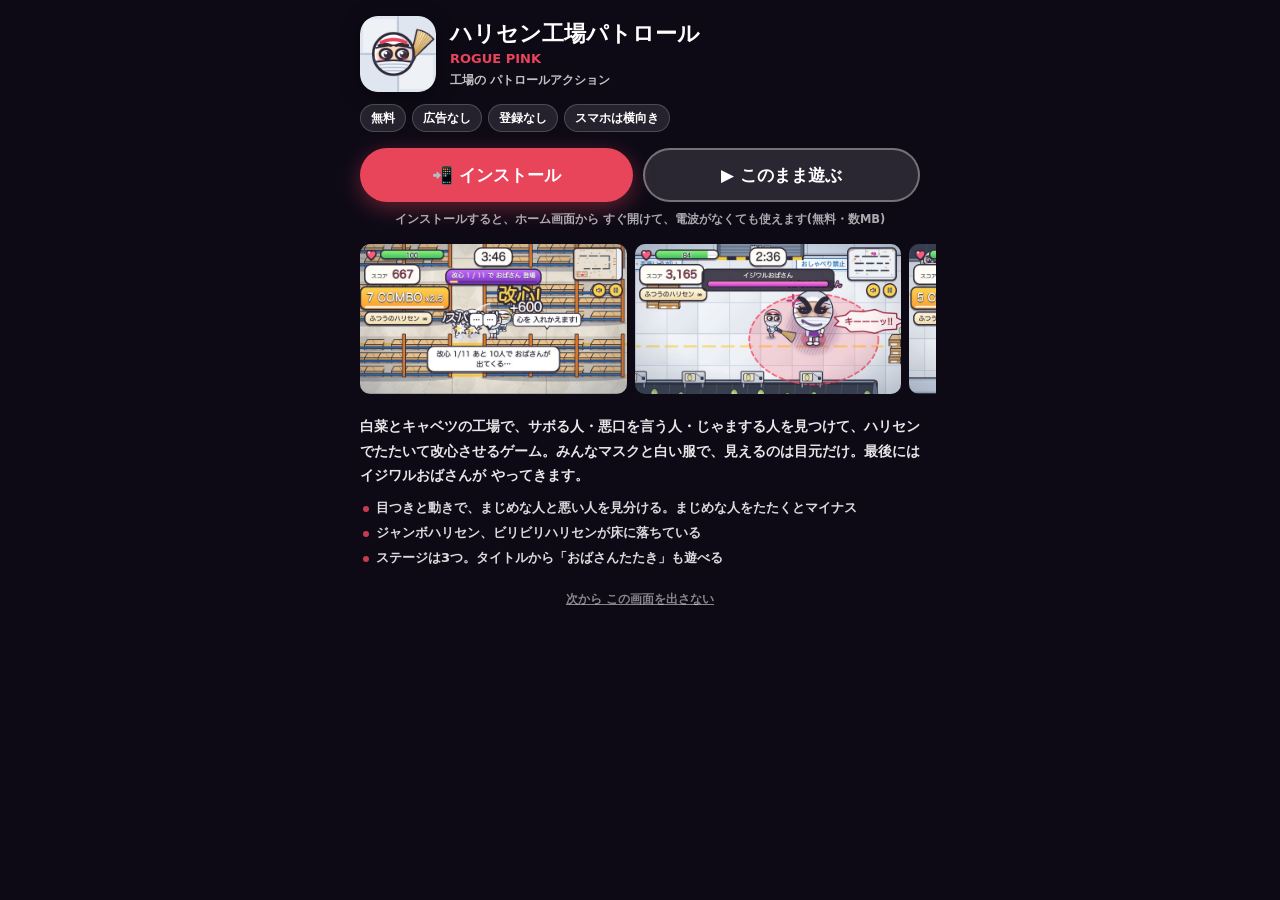
<file: index.html>
<!doctype html>
<!-- このファイルは scripts/build.js が src/ から作ります。直接は編集しないでください。 -->
<html lang="ja">
<head>
<meta charset="utf-8">
<meta name="viewport" content="width=device-width, initial-scale=1, maximum-scale=1, user-scalable=no, viewport-fit=cover">
<meta name="theme-color" content="#e9edf3">
<title>ハリセン工場パトロール</title>
<link rel="icon" href="data:image/svg+xml,%3Csvg xmlns='http://www.w3.org/2000/svg' viewBox='0 0 32 32'%3E%3Ccircle cx='16' cy='16' r='14' fill='%23fbfbfd' stroke='%232f2a3a' stroke-width='2'/%3E%3Cellipse cx='16' cy='15' rx='10' ry='4.5' fill='%23ffd9b8'/%3E%3Cpath d='M6 19q10-3 20 0v5q-10 4-20 0z' fill='%23eef4fb' stroke='%232f2a3a' stroke-width='1.5'/%3E%3Ccircle cx='11.5' cy='15' r='2.4' fill='%23fff' stroke='%232f2a3a' stroke-width='1.2'/%3E%3Ccircle cx='20.5' cy='15' r='2.4' fill='%23fff' stroke='%232f2a3a' stroke-width='1.2'/%3E%3Ccircle cx='12' cy='15.3' r='1.1' fill='%232f2a3a'/%3E%3Ccircle cx='21' cy='15.3' r='1.1' fill='%232f2a3a'/%3E%3Cpath d='M8 11l5 1.5M24 11l-5 1.5' stroke='%232f2a3a' stroke-width='2' stroke-linecap='round'/%3E%3C/svg%3E">
<link rel="manifest" href="manifest.webmanifest">
<link rel="apple-touch-icon" href="icons/apple-touch-icon.png">
<meta name="apple-mobile-web-app-capable" content="yes">
<meta name="mobile-web-app-capable" content="yes">
<style>
:root {
  --ink: #2f2a3a;
  --red: #e8445a;
  --purple: #8a3fd0;
  --orange: #ff7a3d;
  --green: #35b86a;
  --blue: #2a7ad0;
  --cream: #fffdf6;
  --font: "Hiragino Maru Gothic ProN", "Hiragino Kaku Gothic ProN", "Yu Gothic UI", "Yu Gothic", "Meiryo", "Noto Sans JP", "Noto Sans CJK JP", "WenQuanYi Zen Hei", system-ui, sans-serif;
  --safe-t: env(safe-area-inset-top, 0px);
  --safe-r: env(safe-area-inset-right, 0px);
  --safe-b: env(safe-area-inset-bottom, 0px);
  --safe-l: env(safe-area-inset-left, 0px);
}

* { box-sizing: border-box; }
html, body {
  margin: 0; height: 100%; overflow: hidden; background: #9fb0c8; color: var(--ink);
  font-family: var(--font); font-weight: 800;
  touch-action: none; user-select: none; -webkit-user-select: none; -webkit-touch-callout: none;
  -webkit-tap-highlight-color: transparent; overscroll-behavior: none;
}
canvas#game { position: fixed; top: 0; left: 0; display: block; touch-action: none; cursor: crosshair; }
.hidden { display: none !important; }
.touch-only { display: none; }
body.touch .touch-only { display: inline; }
body.touch .pc-only { display: none; }
body.touch canvas#game { cursor: default; }

/* ---------- 画面効果(周辺減光・被ダメージ・まちがい) ---------- */
#fx, #fx div { position: fixed; top: 0; left: 0; right: 0; bottom: 0; pointer-events: none; }
#fxVig { background: radial-gradient(ellipse at center, rgba(255, 255, 255, 0) 55%, rgba(40, 60, 90, 0.28) 100%); }
#fxRed { opacity: 0; background: radial-gradient(ellipse at center, rgba(255, 30, 60, 0) 30%, rgba(255, 30, 60, 0.85) 100%); }
#fxBlue { opacity: 0; background: radial-gradient(ellipse at center, rgba(60, 120, 255, 0) 35%, rgba(60, 120, 255, 0.8) 100%); }

/* ---------- ゲーム中のHUD ---------- */
#hud { position: fixed; top: 0; left: 0; right: 0; bottom: 0; pointer-events: none; }
.hud-left { position: absolute; top: calc(8px + var(--safe-t)); left: calc(10px + var(--safe-l)); display: flex; flex-direction: column; gap: 6px; align-items: flex-start; }
.hud-center { position: absolute; top: calc(8px + var(--safe-t)); left: 50%; transform: translateX(-50%); display: flex; flex-direction: column; align-items: center; gap: 5px; }
.hud-right { position: absolute; top: calc(8px + var(--safe-t)); right: calc(10px + var(--safe-r)); display: flex; flex-direction: column; align-items: flex-end; gap: 6px; }

.hp { display: flex; align-items: center; gap: 4px; }
.heart { width: 34px; height: 34px; flex: none; filter: drop-shadow(0 2px 0 rgba(47, 42, 58, 0.5)); }
.hp-bar { position: relative; width: clamp(120px, 26vw, 230px); height: 28px; border: 3px solid var(--ink); border-radius: 14px; background: rgba(255, 255, 255, 0.85); overflow: hidden; box-shadow: 0 3px 0 rgba(47, 42, 58, 0.45); }
.hp-fill { position: absolute; top: 0; bottom: 0; left: 0; width: 100%; background: linear-gradient(#8bef7a, #3fc460); transition: width 0.15s; }
.hp-fill.mid { background: linear-gradient(#ffe36a, #ffb52e); }
.hp-fill.low { background: linear-gradient(#ff8a8a, #ff4d5e); animation: pulse 0.5s infinite alternate; }
.hp-text { position: absolute; top: 0; left: 0; right: 0; bottom: 0; display: grid; place-items: center; font-size: 17px; color: var(--ink); text-shadow: 0 0 3px #fff, 0 0 3px #fff; }

.score-box { display: flex; align-items: baseline; gap: 8px; padding: 2px 14px 3px; background: var(--cream); border: 3px solid var(--ink); border-radius: 16px; box-shadow: 0 3px 0 rgba(47, 42, 58, 0.45); }
.score-box .label { font-size: 15px; opacity: 0.8; }
.score { font-size: clamp(26px, 5.4vw, 38px); color: var(--red); -webkit-text-stroke: 0.5px var(--ink); font-variant-numeric: tabular-nums; min-width: 3.2ch; text-align: right; }
.score.bump { animation: bump 0.2s; }

.combo { position: relative; padding: 3px 12px 7px; background: linear-gradient(#ffd24d, #ff9d2e); border: 3px solid var(--ink); border-radius: 14px; box-shadow: 0 3px 0 rgba(47, 42, 58, 0.45); color: #fff; text-shadow: 0 2px 0 var(--ink), 1px 0 0 var(--ink), -1px 0 0 var(--ink); animation: bump 0.25s; }
.combo-n { font-size: 24px; }
.combo-m { font-size: 18px; margin-left: 6px; }
.combo-bar { position: absolute; left: 8px; right: 8px; bottom: 2px; height: 4px; border-radius: 3px; background: rgba(47, 42, 58, 0.35); overflow: hidden; }
.combo-bar div { height: 100%; background: #fff; width: 100%; }

.weapon { display: flex; align-items: center; gap: 8px; padding: 3px 12px; font-size: 17px; border: 3px solid var(--ink); border-radius: 14px; box-shadow: 0 3px 0 rgba(47, 42, 58, 0.45); background: linear-gradient(#fff6dc, #f3dfb0); }
.weapon.jumbo { background: linear-gradient(#ffb48c, #ff7a4d); color: #fff; text-shadow: 0 1px 0 var(--ink); }
.weapon.spark { background: linear-gradient(#fff6a0, #ffd400); animation: powerGlow 0.5s infinite alternate; }
.weapon .w-label { font-size: 13px; opacity: 0.8; }
.weapon i { font-style: normal; font-size: 15px; font-variant-numeric: tabular-nums; }
@keyframes powerGlow { from { box-shadow: 0 3px 0 rgba(47, 42, 58, 0.45), 0 0 8px rgba(255, 220, 80, 0.6); } to { box-shadow: 0 3px 0 rgba(47, 42, 58, 0.45), 0 0 22px rgba(255, 220, 80, 1); } }

.timer { min-width: 5.2ch; text-align: center; padding: 2px 16px 3px; font-size: clamp(26px, 5.6vw, 38px); font-variant-numeric: tabular-nums; background: var(--cream); border: 3px solid var(--ink); border-radius: 18px; box-shadow: 0 3px 0 rgba(47, 42, 58, 0.45); }
.timer.warn { color: #fff; background: #ff5a5e; animation: pulse 0.5s infinite alternate; }
.stage-label { font-size: 15px; padding: 1px 10px; background: rgba(255, 255, 255, 0.85); border: 2px solid var(--ink); border-radius: 10px; }
.gauge { position: relative; min-width: 240px; padding: 3px 14px 10px; text-align: center; font-size: 17px; color: #fff; background: linear-gradient(#c56bff, #7a2fc0); border: 3px solid var(--ink); border-radius: 16px; box-shadow: 0 3px 0 rgba(47, 42, 58, 0.45); text-shadow: 0 1px 0 var(--ink); }
.gauge-bar { position: absolute; left: 8px; right: 8px; bottom: 3px; height: 5px; border-radius: 3px; background: rgba(47, 42, 58, 0.4); overflow: hidden; }
.gauge-bar div { height: 100%; width: 0; background: #ffe14d; transition: width 0.3s; }
.bossbar { width: min(50vw, 440px); padding: 2px 12px 8px; text-align: center; font-size: 18px; color: #fff; background: rgba(47, 42, 58, 0.88); border: 3px solid var(--ink); border-radius: 14px; position: relative; text-shadow: 0 1px 0 #000; animation: bump 0.3s; }
.boss-bar { margin-top: 2px; height: 14px; border-radius: 6px; background: rgba(0, 0, 0, 0.5); overflow: hidden; border: 1.5px solid #000; }
.boss-bar div { height: 100%; width: 100%; background: linear-gradient(#ff8ad0, #c43ad0); transition: width 0.15s; }

#minimap { width: clamp(110px, 22vw, 170px); height: calc(clamp(110px, 22vw, 170px) * 0.66); border: 3px solid var(--ink); border-radius: 12px; background: #eef1f6; box-shadow: 0 3px 0 rgba(47, 42, 58, 0.45); }
.btns { display: flex; gap: 6px; }
.icon-btn { pointer-events: auto; width: 38px; height: 38px; padding: 5px; border-radius: 50%; border: 3px solid var(--ink); background: #ffd24d; box-shadow: 0 3px 0 rgba(47, 42, 58, 0.55); cursor: pointer; }
.icon-btn:active { transform: translateY(2px); box-shadow: 0 1px 0 rgba(47, 42, 58, 0.55); }
.icon-btn svg { width: 100%; height: 100%; display: block; }
.icon-btn.muted #iconWaves { display: none; }

/* ---------- 仮想スティック ---------- */
.stick { position: fixed; width: 0; height: 0; pointer-events: none; z-index: 5; }
.stick .ring { position: absolute; left: -56px; top: -56px; width: 112px; height: 112px; border-radius: 50%; border: 4px dashed rgba(47, 42, 58, 0.5); background: rgba(255, 255, 255, 0.25); }
.stick .knob { position: absolute; left: -27px; top: -27px; width: 54px; height: 54px; border-radius: 50%; background: rgba(255, 255, 255, 0.92); border: 4px solid var(--ink); box-shadow: 0 3px 0 rgba(47, 42, 58, 0.5); }
.stick.right .knob { background: rgba(255, 170, 120, 0.95); }
#touchHints { display: none; }
body.touch #touchHints.show { display: block; }
.th { position: fixed; bottom: calc(60px + var(--safe-b)); width: 130px; height: 130px; border-radius: 50%; border: 4px dashed rgba(47, 42, 58, 0.45); display: grid; place-items: center; text-align: center; font-size: 17px; color: var(--ink); background: rgba(255, 255, 255, 0.3); pointer-events: none; animation: breathe 1.4s infinite alternate; }
.th.l { left: calc(64px + var(--safe-l)); }
.th.r { right: calc(64px + var(--safe-r)); }
/* 画面の左右のはし(さわっても反応しない場所)。スマホのときだけ うすく見せる */
.edge-guard { display: none; position: fixed; top: 0; bottom: 0; width: 22px; pointer-events: none; z-index: 4; background: repeating-linear-gradient(45deg, rgba(47, 42, 58, 0.07) 0 6px, rgba(47, 42, 58, 0) 6px 12px); transition: background-color 0.2s; }
.edge-guard.l { left: 0; border-right: 2px dashed rgba(47, 42, 58, 0.18); }
.edge-guard.r { right: 0; border-left: 2px dashed rgba(47, 42, 58, 0.18); }
body.touch .edge-guard { display: block; }
body.touch.edge-flash .edge-guard { background-color: rgba(255, 120, 80, 0.35); }
.pause-msg { margin: 0 0 6px; font-size: 16px; line-height: 1.55; color: var(--purple); }
.pause-msg b { color: var(--red); }
.th.gone { display: none; }
@keyframes breathe { from { transform: scale(0.96); } to { transform: scale(1.04); } }

/* ---------- ふきだし・バナー ---------- */
#toast { position: fixed; bottom: calc(78px + var(--safe-b)); left: 50%; transform: translateX(-50%); max-width: 92vw; padding: 8px 20px; font-size: clamp(17px, 4.4vw, 23px); line-height: 1.4; background: #fff; border: 3px solid var(--ink); border-radius: 18px; box-shadow: 0 4px 0 rgba(47, 42, 58, 0.5); pointer-events: none; z-index: 8; animation: toast-in 0.25s; text-align: center; }
#banner { position: fixed; left: 0; right: 0; top: 24%; text-align: center; pointer-events: none; z-index: 8; white-space: nowrap; font-size: clamp(28px, 6.5vw, 72px); color: #fff; -webkit-text-stroke: 8px var(--ink); paint-order: stroke fill; text-shadow: 0 8px 0 rgba(47, 42, 58, 0.45); animation: banner 1.5s ease-out forwards; }
#hint { position: fixed; bottom: calc(18px + var(--safe-b)); left: 50%; transform: translateX(-50%); max-width: 94vw; padding: 6px 16px; font-size: clamp(15px, 3.8vw, 20px); line-height: 1.4; background: rgba(255, 255, 255, 0.92); border: 3px solid var(--ink); border-radius: 18px; pointer-events: none; z-index: 8; text-align: center; animation: toast-in 0.3s; }
body.touch #hint { bottom: calc(18px + var(--safe-b)); }
/* 横向きのスマホなど 高さが低い画面: 読みやすさは保ちつつ HUD を少し小さく */
@media (max-height: 520px) {
  .hp-bar { height: 24px; width: clamp(110px, 24vw, 200px); }
  .hp-text { font-size: 15px; }
  .score-box .label { font-size: 13px; }
  .score { font-size: 26px; }
  .weapon { font-size: 15px; padding: 2px 10px; }
  .weapon .w-label { display: none; }
  .timer { font-size: 26px; padding: 0 14px 1px; }
  .stage-label { display: none; }
  .gauge { font-size: 15px; min-width: 0; padding: 2px 12px 9px; }
  .bossbar { font-size: 15px; }
  #minimap { width: 120px; height: 80px; }
  .icon-btn { width: 34px; height: 34px; }
  #toast { bottom: calc(52px + var(--safe-b)); font-size: 17px; padding: 5px 16px; }
  #hint { bottom: calc(6px + var(--safe-b)); font-size: 15px; padding: 4px 14px; }
  #banner { top: 26%; font-size: clamp(26px, 6vw, 44px); -webkit-text-stroke-width: 6px; }
  .th { width: 110px; height: 110px; bottom: calc(40px + var(--safe-b)); font-size: 15px; }
}

/* ---------- 画面のうえに重ねるカード ---------- */
.overlay { position: fixed; top: 0; left: 0; right: 0; bottom: 0; z-index: 20; display: flex; align-items: center; justify-content: center; padding: 10px; background: rgba(40, 55, 80, 0.4); backdrop-filter: blur(2px); -webkit-backdrop-filter: blur(2px); overflow: auto; touch-action: auto; }
.card { background: var(--cream); border: 4px solid var(--ink); border-radius: 26px; box-shadow: 0 9px 0 rgba(47, 42, 58, 0.85); padding: 14px 22px 18px; max-width: min(96vw, 820px); max-height: 96vh; overflow: auto; text-align: center; animation: pop 0.35s cubic-bezier(0.3, 1.5, 0.5, 1); }
.card h2 { margin: 0 0 6px; font-size: clamp(26px, 6vw, 40px); }
.card.small { min-width: min(80vw, 320px); }

.logo-small { font-size: clamp(15px, 3.6vw, 19px); color: var(--red); letter-spacing: 0.06em; }
.logo h1 { margin: 0 0 4px; white-space: nowrap; font-size: clamp(26px, 7vw, 64px); line-height: 1.05; letter-spacing: 0.02em; -webkit-text-stroke: 9px var(--ink); paint-order: stroke fill; text-shadow: 0 6px 0 rgba(47, 42, 58, 0.35); }
.logo .l1 { color: var(--red); }
.logo .l2 { color: var(--blue); font-size: 0.85em; }
.logo .l3 { color: var(--green); font-size: 0.7em; margin-left: 0.1em; }
.lead { margin: 4px 0 8px; font-size: clamp(15px, 3.8vw, 19px); line-height: 1.6; }
.lead .bad-t { color: var(--purple); }
.lead .good-t { color: var(--blue); }
.lead .boss-t { color: #b0208a; }

.eyes-row { display: flex; justify-content: center; gap: 8px; margin: 0 0 8px; flex-wrap: wrap; }
.eye-card { width: min(31vw, 180px); padding: 6px 6px 8px; background: #fff; border: 3px solid var(--ink); border-radius: 16px; display: flex; flex-direction: column; align-items: center; gap: 2px; }
.eye-card canvas { width: min(24vw, 110px); height: min(24vw, 110px); }
.eye-card b { font-size: 17px; }
.eye-card span { font-size: 14px; line-height: 1.35; opacity: 0.9; }
.eye-card.good { border-color: var(--blue); background: #eef6ff; }
.eye-card.bad { border-color: var(--purple); background: #f4e8ff; }
.eye-card.boss { border-color: #b0208a; background: #ffe6f4; }

.row-label { font-size: 15px; color: #555; margin-top: 4px; letter-spacing: 0.1em; }
.diffs, .stages { display: flex; justify-content: center; gap: 8px; margin: 2px 0 4px; flex-wrap: wrap; }
.diff-btn, .stage-btn { position: relative; min-width: 100px; padding: 5px 12px 7px; font-family: inherit; font-weight: 800; color: var(--ink); background: #fff; border: 3px solid var(--ink); border-radius: 16px; box-shadow: 0 4px 0 rgba(47, 42, 58, 0.5); cursor: pointer; text-align: center; }
.diff-btn b, .stage-btn b { display: block; font-size: 19px; }
.diff-btn span, .stage-btn span { display: block; font-size: 14px; color: #1f8a4c; }
.stage-btn i { display: none; font-style: normal; font-size: 13px; color: #a33; }
.diff-btn.on, .stage-btn.on { background: #ffe9c2; border-color: var(--orange); }
.stage-btn.lock { background: #eee; color: #888; }
.stage-btn.lock span { color: #999; }
.stage-btn.lock i { display: block; }
.diff-btn:active, .stage-btn:active { transform: translateY(3px); box-shadow: 0 1px 0 rgba(47, 42, 58, 0.5); }

.big-btn, .sub-btn { display: block; margin: 8px auto 0; cursor: pointer; font-family: inherit; font-weight: 800; color: #fff; border: 4px solid var(--ink); border-radius: 999px; }
.big-btn { padding: 8px 40px 10px; font-size: clamp(24px, 6vw, 32px); background: linear-gradient(#ff7a8a, var(--red)); box-shadow: 0 6px 0 var(--ink); animation: wiggle 1.6s infinite; }
.big-btn:hover { filter: brightness(1.06); }
.big-btn:active { transform: translateY(4px); box-shadow: 0 2px 0 var(--ink); animation: none; }
.sub-btn { padding: 5px 24px 6px; font-size: 18px; color: var(--ink); background: #fff; box-shadow: 0 4px 0 var(--ink); }
.sub-btn:active { transform: translateY(3px); box-shadow: 0 1px 0 var(--ink); }
.meta-btns { display: flex; justify-content: center; gap: 6px; margin-top: 6px; }
.meta-btns .sub-btn { margin: 0; font-size: 18px; padding: 4px 18px 5px; }
.best { margin-top: 8px; font-size: 17px; }
.best b { color: var(--red); font-size: 22px; }

/* ---------- おばさんたたき ---------- */
.start-row { display: flex; justify-content: center; align-items: center; gap: 12px; flex-wrap: wrap; margin-top: 8px; }
.start-row .big-btn { margin: 0; }
.whack-btn { background: linear-gradient(#c07aff, var(--purple)); animation-delay: 0.8s; }
.whack-lead { margin: 6px 0 0; font-size: clamp(12px, 3vw, 14px); line-height: 1.5; color: #555; }
.whack-lead b { color: var(--purple); }
.whack-best { display: inline-block; margin-left: 10px; font-size: 13px; color: var(--ink); }
.whack-best b { color: var(--red); font-size: 16px; }
#whackHud { position: fixed; top: calc(8px + var(--safe-t)); left: calc(10px + var(--safe-l)); right: calc(10px + var(--safe-r)); pointer-events: none; z-index: 6; display: flex; align-items: flex-start; gap: 10px; }
.w-time { order: 2; margin: 0 auto; min-width: 2.4ch; text-align: center; padding: 0 18px 2px; font-size: clamp(34px, 7vw, 56px); font-variant-numeric: tabular-nums; background: var(--cream); border: 4px solid var(--ink); border-radius: 22px; box-shadow: 0 4px 0 rgba(47, 42, 58, 0.45); }
.w-time.warn { color: #fff; background: #ff5a5e; animation: pulse 0.4s infinite alternate; }
.w-score { order: 1; display: flex; align-items: baseline; gap: 8px; padding: 2px 14px 3px; background: var(--cream); border: 3px solid var(--ink); border-radius: 16px; box-shadow: 0 3px 0 rgba(47, 42, 58, 0.45); }
.w-score span { font-size: 14px; opacity: 0.8; }
.w-score b { font-size: clamp(24px, 5vw, 36px); color: var(--red); -webkit-text-stroke: 0.5px var(--ink); font-variant-numeric: tabular-nums; min-width: 3ch; text-align: right; }
.w-count { order: 3; padding: 4px 14px 5px; font-size: clamp(15px, 3.6vw, 20px); color: #fff; background: linear-gradient(#c56bff, #7a2fc0); border: 3px solid var(--ink); border-radius: 16px; box-shadow: 0 3px 0 rgba(47, 42, 58, 0.45); text-shadow: 0 1px 0 var(--ink); }
.w-combo { position: fixed; top: calc(80px + var(--safe-t)); left: 50%; transform: translateX(-50%); font-size: clamp(22px, 5vw, 34px); color: #ffd24d; -webkit-text-stroke: 5px var(--ink); paint-order: stroke fill; }
.w-combo:empty { display: none; }
#whackResult { position: fixed; top: 0; left: 0; right: 0; bottom: 0; pointer-events: none; z-index: 21; display: flex; flex-direction: column; justify-content: space-between; padding: calc(10px + var(--safe-t)) 12px calc(12px + var(--safe-b)); }
.wr-top { text-align: center; }
.wr-title { font-size: clamp(20px, 4.6vw, 34px); color: #fff; -webkit-text-stroke: 6px var(--ink); paint-order: stroke fill; text-shadow: 0 4px 0 rgba(47, 42, 58, 0.35); animation: pop 0.5s cubic-bezier(0.3, 1.5, 0.5, 1); }
.wr-score { display: inline-block; margin-top: 2px; padding: 2px 16px 4px; font-size: 18px; background: var(--cream); border: 3px solid var(--ink); border-radius: 16px; box-shadow: 0 3px 0 rgba(47, 42, 58, 0.45); }
.wr-score b { font-size: clamp(26px, 5.6vw, 40px); color: var(--red); font-variant-numeric: tabular-nums; }
.wr-sub { margin-top: 4px; font-size: clamp(12px, 3vw, 15px); color: var(--ink); background: rgba(255, 255, 255, 0.8); display: inline-block; padding: 2px 12px; border-radius: 12px; }
.wr-btns { display: flex; justify-content: center; align-items: center; gap: 12px; pointer-events: auto; }
.wr-btns .big-btn, .wr-btns .sub-btn { margin: 0; }
@media (orientation: portrait) {
  #whackHud { flex-wrap: wrap; justify-content: space-between; }
  .w-time { order: 0; width: 100%; margin: 0 auto 4px; max-width: 160px; }
  .w-score { order: 1; }
  .w-count { order: 2; font-size: 14px; white-space: nowrap; padding: 4px 10px 5px; }
  .w-combo { top: calc(120px + var(--safe-t)); }
}
/* タイトルが 1画面に おさまるように(高さが低いとき) */
@media (max-height: 820px) {
  .card.title-card { padding-top: 8px; padding-bottom: 10px; }
  .logo h1 { font-size: clamp(26px, 6vw, 50px); margin-bottom: 0; }
  .logo-small { font-size: 13px; }
  .lead { margin: 2px 0 6px; font-size: clamp(12px, 2.8vw, 15px); line-height: 1.45; }
  .eye-card canvas { width: min(22vw, 84px); height: min(22vw, 84px); }
  .eye-card { padding: 4px 6px 6px; }
  .eye-card b { font-size: 15px; }
  .eye-card span { font-size: 12px; }
  .diff-btn, .stage-btn { padding: 3px 10px 5px; }
  .diff-btn b, .stage-btn b { font-size: 16px; }
  .diff-btn span, .stage-btn span { font-size: 12px; }
  .start-row { margin-top: 6px; }
  .start-row .big-btn { padding: 6px 28px 8px; font-size: clamp(20px, 4.6vw, 26px); }
  .whack-lead { margin-top: 4px; }
  .meta-btns { margin-top: 4px; }
  .best { margin-top: 4px; }
}
@media (max-height: 520px) {
  .w-time { font-size: 30px; padding: 0 12px 1px; }
  .w-score b { font-size: 22px; }
  .w-count { font-size: 14px; }
  .wr-title { font-size: 20px; -webkit-text-stroke-width: 4px; }
  .wr-btns .big-btn { padding: 4px 26px 6px; font-size: 20px; }
}

/* ---------- あそびかた ---------- */
.howto-card { width: min(96vw, 820px); }
.legend { list-style: none; display: grid; grid-template-columns: 1fr 1fr; gap: 8px; margin: 0 0 8px; padding: 0; text-align: left; }
.legend li { display: grid; grid-template-columns: 84px 1fr; grid-template-rows: auto auto; column-gap: 10px; align-items: center; padding: 8px 10px; background: #fff; border: 3px solid var(--ink); border-radius: 16px; font-size: 16px; }
.legend canvas { grid-row: 1 / 3; width: 84px; height: 84px; }
.legend b { font-size: 18px; align-self: end; overflow-wrap: anywhere; }
.legend span { font-size: 15px; line-height: 1.45; opacity: 0.9; align-self: start; overflow-wrap: anywhere; }
.legend span b { font-size: 15px; }
.legend .minus { color: var(--blue); }
.legend li.bad { background: #f7eeff; border-color: var(--purple); }
.legend li.boss-l { grid-column: 1 / 3; background: linear-gradient(#ffe6f4, #ffd3ea); border-color: #b0208a; }
.legend li.pick { grid-column: 1 / 3; background: #fff8dc; border-color: #c99a00; }
.howto-text { font-size: 16px; line-height: 1.65; text-align: left; margin: 0 0 6px; padding: 6px 10px; background: #fff; border: 2px solid var(--ink); border-radius: 12px; }
.howto-text b { color: var(--purple); }
.controls { margin: 0 0 4px; text-align: left; font-size: clamp(14px, 3.6vw, 16px); line-height: 1.6; padding: 4px 8px; background: #e6f1ff; border-radius: 12px; }
.controls b { color: var(--red); margin-right: 4px; }
body.touch .controls .touch-only { display: block; }

/* ---------- けっか ---------- */
.result-card { min-width: min(92vw, 480px); }
.rank { width: 92px; height: 92px; margin: 0 auto; border-radius: 50%; border: 5px solid var(--ink); display: grid; place-items: center; font-size: 56px; color: #fff; -webkit-text-stroke: 3px var(--ink); paint-order: stroke fill; box-shadow: 0 6px 0 rgba(47, 42, 58, 0.5); animation: pop 0.5s cubic-bezier(0.3, 1.6, 0.5, 1); }
.rank-msg { margin: 6px 0 2px; font-size: 18px; color: var(--purple); }
.res-score { display: flex; justify-content: center; align-items: baseline; gap: 10px; }
.res-score span { font-size: 18px; }
.res-score b { font-size: clamp(30px, 8vw, 44px); color: var(--red); -webkit-text-stroke: 1px var(--ink); font-variant-numeric: tabular-nums; }
.newbest { display: inline-block; padding: 2px 14px; font-size: 18px; color: #fff; background: var(--orange); border: 3px solid var(--ink); border-radius: 999px; animation: pulse 0.5s infinite alternate; }
.res-stats { list-style: none; margin: 8px auto 4px; padding: 0; max-width: 520px; text-align: left; font-size: 16px; display: grid; grid-template-columns: 1fr 1fr; gap: 3px 10px; }
.res-stats li { display: flex; justify-content: space-between; gap: 6px; padding: 2px 8px; background: #fff; border-radius: 8px; border: 2px solid #e0dcd0; }
.res-stats b { color: var(--purple); font-variant-numeric: tabular-nums; }

/* ---------- アニメーション ---------- */
@keyframes pulse { from { filter: brightness(1); } to { filter: brightness(1.25); } }
@keyframes bump { 0% { transform: scale(1); } 40% { transform: scale(1.12); } 100% { transform: scale(1); } }
@keyframes pop { from { transform: scale(0.6); opacity: 0; } to { transform: scale(1); opacity: 1; } }
@keyframes wiggle { 0%, 100% { transform: rotate(-1.5deg) scale(1); } 50% { transform: rotate(1.5deg) scale(1.03); } }
@keyframes toast-in { from { transform: translate(-50%, 10px); opacity: 0; } to { transform: translate(-50%, 0); opacity: 1; } }
@keyframes banner { 0% { transform: scale(0.4); opacity: 0; } 18% { transform: scale(1.12); opacity: 1; } 30% { transform: scale(1); } 70% { opacity: 1; } 100% { transform: scale(1.05); opacity: 0; } }

/* ---------- 小さい画面 ---------- */
@media (max-width: 520px) {
  .legend { grid-template-columns: 1fr; }
  .legend li.boss-l, .legend li.pick { grid-column: 1; }
  .eye-card { width: 30vw; }
  .legend li { grid-template-columns: 70px 1fr; }
  .legend canvas { width: 70px; height: 70px; }
  .diff-btn, .stage-btn { min-width: 86px; padding: 4px 8px 6px; }
  .res-stats { grid-template-columns: 1fr; }
}
@media (max-height: 520px) {
  .card { padding: 8px 14px 10px; }
  .logo h1 { font-size: 30px; }
  .lead { margin: 2px 0 4px; font-size: 14px; line-height: 1.4; }
  .eye-card canvas { width: 72px; height: 72px; }
  .big-btn { padding: 4px 28px 6px; font-size: 20px; }
}
</style>
</head>
<body>
<canvas id="game"></canvas>
<div id="fx"><div id="fxVig"></div><div id="fxRed"></div><div id="fxBlue"></div></div>

<!-- ゲーム中の表示 -->
<div id="hud" class="hidden">
  <div class="hud-left">
    <div class="hp">
      <svg class="heart" viewBox="0 0 24 24" aria-hidden="true"><path d="M12 21s-8-5.2-8-11a4.6 4.6 0 0 1 8-3 4.6 4.6 0 0 1 8 3c0 5.8-8 11-8 11z" fill="#ff5a7e" stroke="#2f2a3a" stroke-width="2.2" stroke-linejoin="round"/><circle cx="8.2" cy="8.6" r="1.6" fill="#fff"/></svg>
      <div class="hp-bar"><div class="hp-fill" id="hpFill"></div><span class="hp-text" id="hpText">100</span></div>
    </div>
    <div class="score-box"><span class="label">スコア</span><span class="score" id="score">0</span></div>
    <div class="combo hidden" id="combo"><span class="combo-n" id="comboN"></span><span class="combo-m" id="comboM"></span><div class="combo-bar"><div id="comboFill"></div></div></div>
    <div class="weapon normal" id="weapon"><span class="w-label">ハリセン</span><b id="weaponName">ふつうのハリセン</b><i id="weaponUses">∞</i></div>
  </div>
  <div class="hud-center">
    <div class="timer" id="timer">3:00</div>
    <div class="stage-label" id="stageLabel">ステージ1</div>
    <div class="gauge" id="gauge"><span id="gaugeText">改心 0 / 5</span><div class="gauge-bar"><div id="gaugeFill"></div></div></div>
    <div class="bossbar hidden" id="bossBar"><span id="bossName">イジワルおばさん</span><div class="boss-bar"><div id="bossFill"></div></div></div>
  </div>
  <div class="hud-right">
    <canvas id="minimap"></canvas>
    <div class="btns">
      <button id="btnSound" class="icon-btn" aria-label="おと"><svg viewBox="0 0 24 24"><path id="iconSound" d="M4 9v6h4l5 4V5L8 9H4z" fill="#fff" stroke="#2f2a3a" stroke-width="2" stroke-linejoin="round"/><g id="iconWaves" fill="none" stroke="#2f2a3a" stroke-width="2.2" stroke-linecap="round"><path d="M16 9.5c1.2 1.5 1.2 3.5 0 5"/><path d="M18.5 7c2.2 3 2.2 7 0 10"/></g></svg></button>
      <button id="btnPause" class="icon-btn" aria-label="ポーズ"><svg viewBox="0 0 24 24"><rect x="6" y="5" width="4" height="14" rx="1.5" fill="#fff" stroke="#2f2a3a" stroke-width="2"/><rect x="14" y="5" width="4" height="14" rx="1.5" fill="#fff" stroke="#2f2a3a" stroke-width="2"/></svg></button>
    </div>
  </div>
</div>

<!-- おばさんたたき -->
<div id="whackHud" class="hidden">
  <div class="w-time" id="wTime">60</div>
  <div class="w-score"><span>スコア</span><b id="wScore">0</b></div>
  <div class="w-count" id="wCount">ごめんなさい 0人</div>
  <div class="w-combo" id="wCombo"></div>
</div>
<div id="whackResult" class="hidden">
  <div class="wr-top"><div class="wr-title" id="wrTitle"></div><div class="wr-score">スコア <b id="wrScore">0</b></div><div class="wr-sub" id="wrSub"></div></div>
  <div class="wr-btns"><button id="btnWhackAgain" class="big-btn whack-btn">もういちど!</button><button id="btnWhackTitle" class="sub-btn">タイトルへ</button></div>
</div>
<div id="stickL" class="stick hidden"><div class="ring"></div><div class="knob"></div></div>
<div id="stickR" class="stick right hidden"><div class="ring"></div><div class="knob"></div></div>

<div id="edgeL" class="edge-guard l"></div><div id="edgeR" class="edge-guard r"></div>
<div id="touchHints"><div class="th l" id="thL">左で<br>うごく</div><div class="th r" id="thR">右で ねらって<br>たたく</div></div>

<div id="toast" class="hidden"></div>
<div id="banner" class="hidden"></div>
<div id="hint" class="hidden"><span class="pc-only">WASD / 矢印で うごく ・ マウスで ねらって クリック連打で ハリセン! 目つきの わるい人を さがそう</span><span class="touch-only">左がわで うごく ・ 右がわで ねらって たたく! 目つきの わるい人を さがそう</span></div>

<!-- タイトル -->
<div id="title" class="overlay">
  <div class="card title-card">
    <div class="logo">
      <div class="logo-small">目つきの わるい人を さがして スパーン!</div>
      <h1><span class="l1">ハリセン</span><span class="l2">工場</span><span class="l3">パトロール</span></h1>
    </div>
    <p class="lead">白菜とキャベツの工場で、<b class="bad-t">サボる人・悪口を言う人・じゃまする人</b>を見つけて ハリセンで なんども たたこう!<br>みんな マスクと白い服で <b>見えるのは 目元だけ</b>。<b class="good-t">まじめな人</b>を たたくと マイナス。改心させると <b class="boss-t">イジワルおばさん</b>が やってくる!</p>
    <div class="eyes-row">
      <div class="eye-card good"><canvas id="eyeGood" width="140" height="140"></canvas><b>まじめな人</b><span>まるい目・やさしい まゆ</span></div>
      <div class="eye-card bad"><canvas id="eyeBad" width="140" height="140"></canvas><b>わるい人</b><span>細い目・つりあがった まゆ</span></div>
      <div class="eye-card boss"><canvas id="eyeBoss" width="140" height="140"></canvas><b>おばさん</b><span>顔が大きい・暗いオーラ</span></div>
    </div>
    <div class="row-label">なんいど</div>
    <div class="diffs">
      <button class="diff-btn" data-diff="easy"><b>やさしい</b><span>悪い人に 紫のオーラ</span></button>
      <button class="diff-btn" data-diff="normal"><b>ふつう</b><span>目と行動で 見わける</span></button>
      <button class="diff-btn" data-diff="hard"><b>むずかしい</b><span>ふりが 上手・再発が 早い</span></button>
    </div>
    <div class="row-label">ステージ</div>
    <div class="stages">
      <button class="stage-btn" data-stage="0"><b>1</b><span>白菜ライン</span></button>
      <button class="stage-btn" data-stage="1"><b>2</b><span>キャベツライン</span><i>ステージ1を クリア</i></button>
      <button class="stage-btn" data-stage="2"><b>3</b><span>出荷フロア</span><i>ステージ2を クリア</i></button>
    </div>
    <div class="start-row">
      <button id="btnStart" class="big-btn">パトロール 開始!</button>
      <button id="btnWhack" class="big-btn whack-btn">おばさんたたき!</button>
    </div>
    <p class="whack-lead">← 工場を歩いて 悪い人をさがす ／ ニョキニョキ 出てくる <b>5しゅるいの おばさん</b>を 60びょう 連打 →<span class="whack-best">たたきの ハイスコア <b id="whackBestTitle">0</b></span></p>
    <div class="meta-btns"><button id="btnHowto" class="sub-btn">あそびかた</button></div>
    <div class="best">ハイスコア <b id="bestTitle">0</b></div>
  </div>
</div>

<!-- あそびかた -->
<div id="howto" class="overlay hidden">
  <div class="card howto-card">
    <h2>あそびかた</h2>
    <ul class="legend" id="legendPics">
      <li><canvas id="ic-good" width="100" height="100"></canvas><b>まじめな人</b><span>台で 白菜を 切ったり はこづめ。たたくと <b class="minus">-200</b>、こちらも げんきが へる</span></li>
      <li class="bad"><canvas id="ic-slacker" width="100" height="100"></canvas><b>サボり</b><span>かべに もたれて スマホ・あくび・Zzz。近づくと はたらく ふりをする</span></li>
      <li class="bad"><canvas id="ic-gossip" width="100" height="100"></canvas><b>悪口コンビ</b><span>すみっこで ヒソヒソ 人の悪口。近づくと だまる</span></li>
      <li class="bad"><canvas id="ic-sabo" width="100" height="100"></canvas><b>じゃまする人</b><span>はたらく人に ちょっかいを 出して こまらせる</span></li>
      <li class="boss-l"><canvas id="ic-boss" width="100" height="100"></canvas><b>イジワルおばさん</b><span>人を いびる。いびっている あいだは <b>ダメージ2倍</b>。5連打で めまい。ガミガミの 赤いゾーンから にげろ</span></li>
      <li class="pick"><canvas id="ic-harisen" width="100" height="100"></canvas><b>ハリセン 3種</b><span><b>ふつう</b>: いつでも / <b>ジャンボ</b>: ひろく つよく ふっとばす / <b>ビリビリ</b>: 近くの悪い人にも 電気が はしる。床に 落ちているのを ひろう</span></li>
    </ul>
    <p class="howto-text">悪い人を なんども たたくと <b>「ごめんなさい!」と 改心</b>して まじめに はたらきはじめる(頭の上に ★)。でも しばらくすると <b>また サボりだす</b>。<br>改心させた人数が たまると <b>イジワルおばさん</b>が 搬入口から やってくる。倒せば ステージクリア! 残り時間は ボーナス。</p>
    <div class="controls">
      <div class="pc-only"><b>PC</b> WASD/矢印: うごく ・ マウス: ねらう ・ クリック/スペース/J: ハリセン(おしっぱなしで 連打) ・ P: ポーズ ・ M: おと</div>
      <div class="touch-only"><b>スマホ</b> 左がわ ドラッグ: うごく ・ 右がわ ドラッグ: ねらって 連打</div>
    </div>
    <button id="btnHowtoClose" class="sub-btn">とじる</button>
  </div>
</div>

<!-- ポーズ -->
<div id="pause" class="overlay hidden">
  <div class="card small">
    <h2>ポーズ</h2>
    <p id="pauseMsg" class="pause-msg hidden"></p>
    <button id="btnResume" class="big-btn">つづける</button>
    <button id="btnQuit" class="sub-btn">タイトルへ</button>
  </div>
</div>

<!-- けっか -->
<div id="result" class="overlay hidden">
  <div class="card result-card">
    <h2 id="resTitle">ステージクリア!</h2>
    <div class="rank" id="resRank">A</div>
    <div class="rank-msg" id="resMsg"></div>
    <div class="res-score"><span>スコア</span><b id="resScore">0</b></div>
    <div class="newbest hidden" id="resNew">ハイスコア こうしん!</div>
    <ul class="res-stats" id="resStats"></ul>
    <button id="btnNext" class="big-btn hidden">つぎの ステージへ</button>
    <button id="btnRetry" class="big-btn">もういちど!</button>
    <button id="btnToTitle" class="sub-btn">タイトルへ</button>
  </div>
</div>

<script>
/* ---- js/install-gate.js ---- */
'use strict';
/* はじめの画面(Google Play 風: インストールして遊ぶ / このまま遊ぶ)の中身。見本は roguepink/sokai。 */
window.INSTALL_GATE = {
  id: 'ijiwarugame',
  name: 'ハリセン工場'.split('').join('\u2060') + '\u200b' + 'パトロール'.split('').join('\u2060'), // 狭い画面では「ハリセン工場 / パトロール」で折る(\u2060 = 折らない印、\u200b = 折ってよい所)
  icon: 'icons/icon-192.png',
  color: '#e8445a',
  tagline: '工場の パトロールアクション',
  badges: ['無料', '広告なし', '登録なし', 'スマホは横向き'],
  shots: ['shots/1.jpg', 'shots/2.jpg', 'shots/3.jpg', 'shots/4.jpg', 'shots/5.jpg'],
  desc: '白菜とキャベツの工場で、サボる人・悪口を言う人・じゃまする人を見つけて、ハリセンでたたいて改心させるゲーム。みんなマスクと白い服で、見えるのは目元だけ。最後には イジワルおばさんが やってきます。',
  points: ['目つきと動きで、まじめな人と悪い人を見分ける。まじめな人をたたくとマイナス', 'ジャンボハリセン、ビリビリハリセンが床に落ちている', 'ステージは3つ。タイトルから「おばさんたたき」も遊べる'],
  playLabel: '▶ このまま遊ぶ'
};

/* 部品の install.js(ROGUE PINK 共通の はじめの画面。中身は書きかえない)は、説明書きに script を閉じる字があって
   1ファイルにまとめられないので、ここから 別のファイルとして読みこむ。電波がないときは sw.js が覚えた install.js を使う。
   読みこむまでの一瞬、ゲームの画面が見えてしまわないよう、はじめの画面と同じ色の幕をかけておく(出さないときは かけない)。 */
(function () {
  var C = window.INSTALL_GATE;
  var mm = function (q) { return !!(window.matchMedia && window.matchMedia(q).matches); };
  var standalone = mm('(display-mode: standalone)') || mm('(display-mode: fullscreen)') || navigator.standalone === true;
  var hide = false;
  try { hide = localStorage.getItem('ig-' + C.id + '-hide') === '1'; } catch (e) {}
  var cover = null;
  if (!standalone && !hide && !/play|auto|noinstall/.test(location.hash || '')) {
    cover = document.createElement('div');
    cover.style.cssText = 'position:fixed;inset:0;z-index:2147482999;background:rgb(8,6,14)';
    document.body.appendChild(cover);
  }
  var done = function () { if (cover && cover.parentNode) cover.parentNode.removeChild(cover); cover = null; };
  var s = document.createElement('script');
  s.src = 'install.js';
  s.onload = done; s.onerror = done;
  setTimeout(done, 4000);
  document.body.appendChild(s);
})();

/* ---- js/util.js ---- */
'use strict';
/* 共通ユーティリティ。DOMに依存しない純粋関数だけを置く(node でテストできるように) */

const TAU = Math.PI * 2;
const clamp = (v, lo, hi) => (v < lo ? lo : v > hi ? hi : v);
const lerp = (a, b, t) => a + (b - a) * t;
const approach = (v, to, step) => (v < to ? Math.min(v + step, to) : Math.max(v - step, to));
const angleDiff = (a, b) => {
  let d = (b - a) % TAU;
  if (d > Math.PI) d -= TAU;
  else if (d < -Math.PI) d += TAU;
  return d;
};
const dist = (ax, ay, bx, by) => Math.hypot(bx - ax, by - ay);

// シード付き乱数。マップ生成を毎回同じにするために使う
function mulberry32(seed) {
  let a = seed >>> 0;
  return function () {
    a = (a + 0x6d2b79f5) >>> 0;
    let t = a;
    t = Math.imul(t ^ (t >>> 15), t | 1);
    t ^= t + Math.imul(t ^ (t >>> 7), t | 61);
    return ((t ^ (t >>> 14)) >>> 0) / 4294967296;
  };
}
const pick = (rnd, arr) => arr[Math.floor(rnd() * arr.length)];

// コンボ数(1以上)→スコア倍率。1コンボ増えるごとに +0.25、最大 x3
function comboMultiplier(combo) {
  return Math.min(1 + 0.25 * Math.max(combo - 1, 0), 3);
}

// 点が矩形 {x,y,w,h} の中か(margin だけ広げて判定)
function pointInRect(px, py, r, margin) {
  const m = margin || 0;
  return px >= r.x - m && px <= r.x + r.w + m && py >= r.y - m && py <= r.y + r.h + m;
}
function rectsOverlap(a, b, margin) {
  const m = margin || 0;
  return a.x < b.x + b.w + m && a.x + a.w + m > b.x && a.y < b.y + b.h + m && a.y + a.h + m > b.y;
}

// 円(x,y,r)を矩形から押し出す。動かした量を返す(動かさなければ null)
function circleRectPush(cx, cy, r, rc) {
  const nx = clamp(cx, rc.x, rc.x + rc.w);
  const ny = clamp(cy, rc.y, rc.y + rc.h);
  let dx = cx - nx;
  let dy = cy - ny;
  const d2 = dx * dx + dy * dy;
  if (d2 >= r * r) return null;
  if (d2 < 1e-9) {
    // 中心が矩形の内側: いちばん近い辺へ出す
    const l = cx - rc.x; const rr = rc.x + rc.w - cx; const t = cy - rc.y; const b = rc.y + rc.h - cy;
    const m = Math.min(l, rr, t, b);
    if (m === l) return { x: -(l + r), y: 0 };
    if (m === rr) return { x: rr + r, y: 0 };
    if (m === t) return { x: 0, y: -(t + r) };
    return { x: 0, y: b + r };
  }
  const d = Math.sqrt(d2);
  const k = (r - d) / d;
  return { x: dx * k, y: dy * k };
}

// 線分 a-b が矩形(margin だけ広げた)と交わるか
function segmentHitsRect(ax, ay, bx, by, rc, margin) {
  const m = margin || 0;
  const x0 = rc.x - m; const y0 = rc.y - m; const x1 = rc.x + rc.w + m; const y1 = rc.y + rc.h + m;
  let t0 = 0; let t1 = 1;
  const dx = bx - ax; const dy = by - ay;
  const clip = (p, q) => { // p*t <= q
    if (p === 0) return q >= 0;
    const t = q / p;
    if (p < 0) { if (t > t1) return false; if (t > t0) t0 = t; } else { if (t < t0) return false; if (t < t1) t1 = t; }
    return true;
  };
  return clip(-dx, ax - x0) && clip(dx, x1 - ax) && clip(-dy, ay - y0) && clip(dy, y1 - ay);
}

// 4近傍の塗りつぶし。blocked が 1 のセルは通れない。戻り値は到達できたセルが 1 の配列
function floodFill(blocked, w, h, sx, sy) {
  const reach = new Uint8Array(w * h);
  if (sx < 0 || sy < 0 || sx >= w || sy >= h || blocked[sy * w + sx]) return reach;
  const queue = new Int32Array(w * h);
  let head = 0;
  let tail = 0;
  queue[tail++] = sy * w + sx;
  reach[sy * w + sx] = 1;
  while (head < tail) {
    const i = queue[head++];
    const x = i % w;
    const y = (i / w) | 0;
    if (x > 0 && !reach[i - 1] && !blocked[i - 1]) { reach[i - 1] = 1; queue[tail++] = i - 1; }
    if (x < w - 1 && !reach[i + 1] && !blocked[i + 1]) { reach[i + 1] = 1; queue[tail++] = i + 1; }
    if (y > 0 && !reach[i - w] && !blocked[i - w]) { reach[i - w] = 1; queue[tail++] = i - w; }
    if (y < h - 1 && !reach[i + w] && !blocked[i + w]) { reach[i + w] = 1; queue[tail++] = i + w; }
  }
  return reach;
}

// 幅優先でセル列の経路を求める(4近傍)。見つからなければ null。戻り値は [ [cx,cy], ... ](始点を含まない)
function bfsPath(blocked, w, h, sx, sy, gx, gy) {
  if (sx === gx && sy === gy) return [];
  if (gx < 0 || gy < 0 || gx >= w || gy >= h || blocked[gy * w + gx]) return null;
  const prev = new Int32Array(w * h).fill(-1);
  const queue = new Int32Array(w * h);
  let head = 0;
  let tail = 0;
  const start = sy * w + sx;
  const goal = gy * w + gx;
  queue[tail++] = start;
  prev[start] = start;
  while (head < tail) {
    const i = queue[head++];
    if (i === goal) break;
    const x = i % w;
    const y = (i / w) | 0;
    const nb = [x > 0 ? i - 1 : -1, x < w - 1 ? i + 1 : -1, y > 0 ? i - w : -1, y < h - 1 ? i + w : -1];
    for (const n of nb) {
      if (n < 0 || prev[n] !== -1 || blocked[n]) continue;
      prev[n] = i; queue[tail++] = n;
    }
  }
  if (prev[goal] === -1) return null;
  const out = [];
  for (let i = goal; i !== start; i = prev[i]) out.push([i % w, (i / w) | 0]);
  out.reverse();
  return out;
}

// ハリセンの当たり判定: 中心(px,py)、向き aim、半径 range、開き角 arc(ラジアン全体)の扇形に、点(tx,ty,半径 tr)が入っているか
function inSwingArc(px, py, aim, range, arc, tx, ty, tr) {
  const d = Math.hypot(tx - px, ty - py);
  if (d - tr > range) return false;
  if (d < tr + 6) return true; // 密着しているときは向きを問わない
  const a = Math.atan2(ty - py, tx - px);
  const half = arc / 2 + Math.asin(Math.min(1, tr / Math.max(d, 1)));
  return Math.abs(angleDiff(aim, a)) <= half;
}

/* ---- js/config.js ---- */
'use strict';
/* ゲームバランスの調整値はここにまとめる。遊びながら数字をいじって調整できる */

const CONFIG = {
  tile: 40,
  // 画面の拡大率: 見える面積が targetArea 付近になるよう調整し、最低でも minW x minH は見えるようにする
  view: { targetArea: 260000, minW: 460, minH: 300, maxDpr: 2, maxPixels: 4.5e6 },

  player: {
    r: 15, speed: 235, accel: 2600, maxHp: 100,
    invuln: 0.9,
    comboWindow: 2.6,   // この秒数以内に次を当てるとコンボ継続
  },

  // ハリセン3種。rate: 1秒に振れる回数 / range: とどく距離 / arc: 当たる扇の角度(度) / dmg: 1発のダメージ / kb: ふっとばす強さ
  harisen: {
    normal: { name: 'ふつうのハリセン', short: 'ふつう', rate: 6.5, range: 72, arc: 130, dmg: 1, kb: 150, shake: 4, uses: Infinity, color: '#f6e7c1', edge: '#d8a85a' },
    jumbo:  { name: 'ジャンボハリセン', short: 'ジャンボ', rate: 3.6, range: 112, arc: 180, dmg: 2, kb: 320, shake: 10, uses: 24, color: '#ff8a5c', edge: '#c2452a' },
    spark:  { name: 'ビリビリハリセン', short: 'ビリビリ', rate: 6, range: 78, arc: 130, dmg: 1, kb: 110, shake: 5, uses: 30, color: '#ffe95c', edge: '#c99a00', chain: 150, chainDmg: 1, stun: 1.4 },
  },
  pickup: { first: 14, every: 22, max: 2, life: 40 },

  // 働く人たち
  worker: {
    r: 15, speed: 95, talkEvery: [2.2, 4.5],
    // 改心に必要なヒット数(ハリセンのダメージ合計)
    hp: { slacker: 4, gossip: 5, sabo: 6, minion: 3 },
    score: { hit: 10, reform: 300, goodHit: -200, bossHit: 30, bossDown: 3000, timeBonus: 20 },
    goodHitHp: 8,         // 真面目な人を叩くと、こちらも落ちこんでげんきが減る
    pretendRadius: 170,   // この距離に近づくと(cue>=1) サボりがまじめなふりをする
    retaliateDmg: 8,      // 逆ギレの体当たりダメージ
  },

  boss: {
    r: 26, hp: 30, speed: 100,
    scoldTime: 3.2, seekGap: 1.2,
    shout: { windup: 0.85, radius: 165, dmg: 16, cooldown: 4.5, range: 150 },
    throwCd: 2.4, throwRange: 420, throwSpeed: 380, throwDmg: 10,
    stunHits: 6, stunTime: 1.5,
    weakMul: 2,           // いびっている最中(よそ見)に当てるとダメージ2倍
  },

  // 難易度。cue: 悪い人のヒントの強さ(0: オーラ+目+行動 / 1: 目+行動、近づくとふりをする / 2: 目が細かい、ふりが上手い)
  diff: {
    easy:   { name: 'やさしい', time: 210, hpMul: 0.8,  relapse: 48, cue: 0, bossHpMul: 0.75, retaliate: 0.08, needReform: [4, 6, 8],   badExtra: -1 },
    normal: { name: 'ふつう',   time: 180, hpMul: 1,    relapse: 34, cue: 1, bossHpMul: 1,    retaliate: 0.2, needReform: [5, 8, 11],  badExtra: 0 },
    hard:   { name: 'むずかしい', time: 165, hpMul: 1.3, relapse: 24, cue: 2, bossHpMul: 1.3,  retaliate: 0.35, needReform: [6, 10, 13], badExtra: 1 },
  },

  // ステージ。layout: マップの並び方 / good: まじめな人の数 / bad: 悪い人の内訳(gossip はペア数)
  // timeAdd: 難易度の制限時間に足す秒数 / hpMul: 悪い人の打たれ強さ / theme: 床・壁・ラインの色
  stages: [
    { name: '白菜ライン', layout: 'rows', veg: 'hakusai', lines: 3, W: 2400, H: 1500, good: 10, bad: { slacker: 3, gossip: 1, sabo: 1 }, boxes: 12, relapseMul: 1, timeAdd: 0, hpMul: 1,
      theme: { floorA: '#eef1f6', floorB: '#e6eaf1', grout: 'rgba(150,165,190,0.5)', tile: 80, outside: '#9fb0c8', wall: '#b9c6d8', wallLight: '#d6dfeb', frame: '#8e9bb0', lane: 'rgba(255,200,40,0.55)', sign: '#2a7ad0', lineSign: '#2f6fb8', mini: '#eef1f6' },
      boss: { name: 'イジワルおばさん', hp: 48, speed: 100, throw: false, minions: 0, title: 'ラインの お局' } },
    { name: 'キャベツライン', layout: 'columns', veg: 'cabbage', lines: 6, W: 2800, H: 2050, good: 16, bad: { slacker: 4, gossip: 2, sabo: 3 }, boxes: 16, relapseMul: 0.8, timeAdd: 25, hpMul: 1.15,
      theme: { floorA: '#e2f3e6', floorB: '#d5ecda', grout: 'rgba(110,170,130,0.55)', tile: 60, outside: '#7fae8c', wall: '#8fc29e', wallLight: '#b9dfc3', frame: '#5f9a72', lane: 'rgba(255,255,255,0.85)', sign: '#2f8a4f', lineSign: '#3a9a5a', mini: '#e2f3e6' },
      boss: { name: 'ドイジワルおばさん', hp: 70, speed: 112, throw: true, minions: 0, title: 'キャベツを なげる' } },
    { name: '出荷フロア', layout: 'warehouse', veg: 'mix', lines: 3, W: 3000, H: 2200, good: 22, bad: { slacker: 5, gossip: 3, sabo: 4 }, boxes: 14, relapseMul: 0.65, timeAdd: 50, hpMul: 1.3,
      theme: { floorA: '#e6dfd2', floorB: '#ddd4c4', grout: 'rgba(150,135,110,0.35)', tile: 0, outside: '#a8977c', wall: '#c99a5e', wallLight: '#e2bd8a', frame: '#8a6a44', lane: 'rgba(255,190,20,0.8)', sign: '#b5541f', lineSign: '#c0662a', mini: '#e6dfd2' },
      boss: { name: '大イジワルおばさま', hp: 95, speed: 120, throw: true, minions: 3, title: '工場の ラスボス' } },
  ],
};

// ゲーム全体の状態を入れる入れ物(main.js で初期化する)
const G = {};

/* ---- js/world.js ---- */
'use strict';
/* 工場のマップを作る。ステージごとに まったく違う並び方にする:
     1 白菜ライン   : 横に流れるベルトが何本も(白とブルーグレーの衛生的なタイル)
     2 キャベツライン: 洗浄タンクから縦に流れるベルトが6本(ミントグリーンの床・水色の水槽・緑のコンテナ)
     3 出荷フロア   : コの字の長いコンベア・箱詰め台・背の高い棚・出荷口のシャッター(コンクリートの床・黄色い通路)
   すべて矩形の障害物(rects)で表し、歩ける場所は起動時に塗りつぶしで求める */

const WALL = 40;

function buildWorld(stageNo, seed) {
  const st = CONFIG.stages[stageNo];
  const rnd = mulberry32((seed || 1) + stageNo * 977);
  const L = { W: st.W, H: st.H, rects: [], belts: [], stations: [], spots: [], gossipSpots: [], props: [], rnd };
  L.add = (x, y, w, h, type, extra) => { const r = Object.assign({ x, y, w, h, type }, extra || {}); L.rects.push(r); return r; };
  // 外壁
  L.add(0, 0, L.W, WALL, 'wall'); L.add(0, L.H - WALL, L.W, WALL, 'wall'); L.add(0, 0, WALL, L.H, 'wall'); L.add(L.W - WALL, 0, WALL, L.H, 'wall');
  L.dock = { x: L.W / 2, y: WALL + 10, w: 220 }; // 搬入口(ボスが入ってくる)
  L.start = { x: L.W / 2, y: L.H - 130 };
  if (st.layout === 'columns') layoutColumns(L, st);
  else if (st.layout === 'warehouse') layoutWarehouse(L, st);
  else layoutRows(L, st);
  if (!L.props.some((p) => p.type === 'door')) L.props.push({ type: 'door', x: L.dock.x, y: WALL, w: L.dock.w, label: '搬入口' });
  L.props.push({ type: 'floorMark', x: L.start.x, y: L.H - 110, text: '入口' });
  return finishWorld(L, st, stageNo);
}

// 横のベルトの両側に作業台を並べる(すき間 gaps の前後はあける)
function addHBelt(L, x0, x1, y, gaps, line, veg, kind) {
  const BH = 36; const TH = 30; const TW = 58; const GAPW = 124;
  let x = x0;
  for (const gx of gaps) {
    if (gx - x > 30) { L.add(x, y - BH, gx - x, BH * 2, 'belt'); L.belts.push({ x, y: y - BH, w: gx - x, h: BH * 2, line, dir: 'h', veg }); }
    x = gx + GAPW;
  }
  if (x1 - x > 30) { L.add(x, y - BH, x1 - x, BH * 2, 'belt'); L.belts.push({ x, y: y - BH, w: x1 - x, h: BH * 2, line, dir: 'h', veg }); }
  for (let tx = x0 + 70; tx < x1 - 70 - TW; tx += 150) {
    if (gaps.some((gx) => tx + TW > gx - 36 && tx < gx + GAPW + 36)) continue;
    for (const side of [-1, 1]) {
      const ty = side < 0 ? y - BH - TH : y + BH;
      const s = { x: tx, y: ty, w: TW, h: TH, sx: tx + TW / 2, sy: side < 0 ? ty - 20 : ty + TH + 20, side, line, busy: null, veg, kind: kind || 'cut', vertical: false };
      L.add(tx, ty, TW, TH, 'table', { station: s });
      L.stations.push(s);
    }
  }
}
// 縦のベルト(上から下へ流れる)。作業台は左右に
function addVBelt(L, x, y0, y1, gaps, line, veg, kind) {
  const BW = 36; const TW = 30; const TH = 58; const GAPH = 124;
  let y = y0;
  for (const gy of gaps) {
    if (gy - y > 30) { L.add(x - BW, y, BW * 2, gy - y, 'belt'); L.belts.push({ x: x - BW, y, w: BW * 2, h: gy - y, line, dir: 'v', veg }); }
    y = gy + GAPH;
  }
  if (y1 - y > 30) { L.add(x - BW, y, BW * 2, y1 - y, 'belt'); L.belts.push({ x: x - BW, y, w: BW * 2, h: y1 - y, line, dir: 'v', veg }); }
  for (let ty = y0 + 60; ty < y1 - 60 - TH; ty += 140) {
    if (gaps.some((gy) => ty + TH > gy - 36 && ty < gy + GAPH + 36)) continue;
    for (const side of [-1, 1]) {
      const tx = side < 0 ? x - BW - TW : x + BW;
      const s = { x: tx, y: ty, w: TW, h: TH, sx: side < 0 ? tx - 22 : tx + TW + 22, sy: ty + TH / 2 + 8, side, line, busy: null, veg, kind: kind || 'cut', vertical: true };
      L.add(tx, ty, TW, TH, 'table', { station: s });
      L.stations.push(s);
    }
  }
}
function restCorner(L, x, y) {
  // 休憩コーナー: ロッカー・自販機・ベンチ
  L.add(x, y, 46, 150, 'locker');
  L.add(x + 70, y, 44, 70, 'vending');
  L.add(x + 130, y, 44, 70, 'vending');
  L.add(x + 200, y + 8, 90, 26, 'bench');
  L.spots.push({ x: x + 245, y: y + 56, kind: 'bench', dir: 1 });
  L.spots.push({ x: x + 92, y: y + 100, kind: 'lean', dir: 1 });
  L.spots.push({ x: x + 88, y: y + 190, kind: 'corner', dir: 1 });
}

// ---------- ステージ1: 横のライン ----------
function layoutRows(L, st) {
  const { W, rnd } = L;
  const LX0 = 330; const LX1 = W - 330;
  for (let i = 0; i < st.lines; i++) {
    const ly = 400 + i * 360;
    const nGap = 2 + (i % 2);
    const gaps = [];
    for (let g = 0; g < nGap; g++) {
      const segW = (LX1 - LX0) / nGap;
      gaps.push(clamp(LX0 + segW * g + segW * (0.25 + rnd() * 0.5) + (i % 2 ? 90 : -90), LX0 + 120, LX1 - 244));
    }
    gaps.sort((a, b) => a - b);
    addHBelt(L, LX0, LX1, ly, gaps, i, st.veg, 'cut');
    L.props.push({ type: 'lineSign', x: LX0 - 60, y: ly, text: '白菜 ' + (i + 1) });
  }
  restCorner(L, WALL, WALL);
  L.props.push({ type: 'sign', x: W / 2 - 300, y: WALL + 2, text: '衛生第一・手洗いうがい' });
  L.props.push({ type: 'sign', x: W / 2 + 160, y: WALL + 2, text: 'おしゃべり禁止' });
  L.add(W - WALL - 150, WALL, 150, 90, 'pallet');
  L.spots.push({ x: W - WALL - 75, y: WALL + 118, kind: 'lean', dir: -1 });
  L.spots.push({ x: WALL + 30, y: L.H / 2, kind: 'corner', dir: 1 });
  L.spots.push({ x: W - WALL - 30, y: L.H / 2 + 60, kind: 'corner', dir: -1 });
  L.gossipSpots.push({ x: W - WALL - 60, y: L.H - WALL - 70 }, { x: WALL + 70, y: L.H - WALL - 70 });
}

// ---------- ステージ2: 洗浄タンクから縦に流れるキャベツ ----------
function layoutColumns(L, st) {
  const { W, H, rnd } = L;
  const n = st.lines;
  const xs = [];
  for (let i = 0; i < n; i++) xs.push(Math.round(430 + i * ((W - 860) / (n - 1))));
  const y0 = 330; const y1 = H - 430;
  xs.forEach((x, i) => {
    // 洗浄タンク(水にキャベツが浮かぶ)
    L.add(x - 70, 150, 140, 100, 'tank', { line: i });
    // すき間は列ごとにずらして、迷路のように
    const span = y1 - y0;
    const gaps = i % 2 ? [y0 + span * (0.22 + rnd() * 0.12), y0 + span * (0.66 + rnd() * 0.1)] : [y0 + span * (0.42 + rnd() * 0.12)];
    addVBelt(L, x, y0, y1, gaps, i, 'cabbage', 'cut');
    // 下で受けるコンテナ
    L.add(x - 46, y1 + 26, 92, 54, 'bins', { n: 2 });
    L.props.push({ type: 'lineSign', x, y: 300 - 40 - 10, text: 'キャベツ ' + (i + 1), small: true });
  });
  restCorner(L, WALL, H - WALL - 160);
  L.props.push({ type: 'sign', x: W * 0.25, y: WALL + 2, text: '洗浄 → カット → 計量' });
  L.props.push({ type: 'sign', x: W * 0.75, y: WALL + 2, text: '床がぬれています 注意' });
  // すみっこ・タンクの陰がサボり場所
  L.spots.push({ x: WALL + 40, y: 130, kind: 'corner', dir: 1 });
  L.spots.push({ x: W - WALL - 40, y: 130, kind: 'corner', dir: -1 });
  L.spots.push({ x: (xs[0] + xs[1]) / 2, y: 200, kind: 'lean', dir: 1 });
  L.spots.push({ x: (xs[n - 2] + xs[n - 1]) / 2, y: 200, kind: 'lean', dir: -1 });
  L.spots.push({ x: W - WALL - 40, y: H / 2, kind: 'corner', dir: -1 });
  L.spots.push({ x: WALL + 40, y: H / 2 - 100, kind: 'corner', dir: 1 });
  L.gossipSpots.push({ x: W - WALL - 70, y: H - WALL - 70 }, { x: (xs[2] + xs[3]) / 2, y: 200 }, { x: WALL + 360, y: H - WALL - 70 });
}

// ---------- ステージ3: 出荷フロア(コの字のコンベア・棚・シャッター) ----------
function layoutWarehouse(L, st) {
  const { W, H } = L;
  // 上の壁に出荷口のシャッターが3つ。まん中がボスの出入り口
  L.dock = { x: W / 2, y: WALL + 10, w: 220 };
  for (const [k, label] of [[0.2, '出荷口 1'], [0.5, '出荷口 2'], [0.8, '出荷口 3']]) L.props.push({ type: 'door', x: Math.round(W * k), y: WALL, w: 220, label, shutter: true });
  // シャッター前の出荷待ちパレット
  for (const k of [0.2, 0.8]) { L.add(Math.round(W * k) - 140, WALL + 60, 90, 80, 'wrap'); L.add(Math.round(W * k) + 50, WALL + 60, 90, 80, 'wrap'); }
  // コの字のコンベア: 上の横 → 右の縦 → 下の横(右から左へ)
  const yTop = 520; const yBot = 1440; const xR = W - 520; const xL0 = 380;
  addHBelt(L, xL0, xR - 60, yTop, [xL0 + 520, xL0 + 1300], 0, 'mix', 'pack');
  addVBelt(L, xR, yTop + 36, yBot - 36, [yTop + 380], 1, 'mix', 'pack');
  addHBelt(L, xL0 + 300, xR - 60, yBot, [xL0 + 760, xL0 + 1500], 2, 'mix', 'pack');
  L.add(xR - 60, yTop - 36, 96, 72, 'belt'); L.belts.push({ x: xR - 60, y: yTop - 36, w: 96, h: 72, line: 9, dir: 'corner', veg: 'mix' });
  L.add(xR - 60, yBot - 36, 96, 72, 'belt'); L.belts.push({ x: xR - 60, y: yBot - 36, w: 96, h: 72, line: 9, dir: 'corner', veg: 'mix' });
  L.props.push({ type: 'lineSign', x: xL0 - 60, y: yTop, text: '箱詰め A' });
  L.props.push({ type: 'lineSign', x: xL0 + 240, y: yBot, text: '箱詰め B' });
  // 左下と右に、背の高い棚(列のあいだは かくれ場所)
  for (const y of [1660, 1800, 1940]) { L.add(120, y, 360, 44, 'rack'); L.add(560, y, 360, 44, 'rack'); }
  for (const y of [700, 900, 1100]) L.add(W - WALL - 220, y, 200, 44, 'rack');
  // 中央の島: 手作業の箱詰め台
  for (let i = 0; i < 3; i++) {
    const cx = 760 + i * 340; const cy = 980;
    const s1 = { x: cx - 50, y: cy - 22, w: 100, h: 44, sx: cx, sy: cy - 50, side: -1, line: 5, busy: null, veg: i % 2 ? 'cabbage' : 'hakusai', kind: 'pack', vertical: false };
    const s2 = Object.assign({}, s1, { sy: cy + 50, side: 1 });
    L.add(cx - 50, cy - 22, 100, 44, 'packIsland', { station: s1 });
    L.stations.push(s1, s2);
  }
  restCorner(L, W - WALL - 300, H - WALL - 170);
  L.props.push({ type: 'sign', x: W * 0.35, y: WALL + 2, text: 'フォークリフト 注意' });
  L.props.push({ type: 'sign', x: W * 0.65, y: WALL + 2, text: '出荷時間を 守ろう' });
  L.spots.push({ x: 300, y: 1740, kind: 'lean', dir: 1 }, { x: 740, y: 1880, kind: 'lean', dir: -1 }, { x: 300, y: 2020, kind: 'corner', dir: 1 });
  L.spots.push({ x: W - WALL - 120, y: 800, kind: 'lean', dir: -1 }, { x: W - WALL - 120, y: 1000, kind: 'corner', dir: -1 });
  L.spots.push({ x: WALL + 40, y: 300, kind: 'corner', dir: 1 });
  L.gossipSpots.push({ x: 520, y: 1880 }, { x: W - WALL - 120, y: 1200 }, { x: WALL + 80, y: 1200 }, { x: W * 0.35, y: WALL + 130 });
}

// 段ボールなどを散らし、歩ける場所を求め、立ち位置を歩けるセルに寄せる
function finishWorld(L, st, stageNo) {
  const { W, H, rects, stations, spots, gossipSpots, rnd } = L;
  const T = CONFIG.tile;
  const keepClear = [];
  for (const s of stations) keepClear.push({ x: s.sx - 26, y: s.sy - 26, w: 52, h: 52 });
  for (const s of spots.concat(gossipSpots)) keepClear.push({ x: s.x - 40, y: s.y - 40, w: 80, h: 80 });
  keepClear.push({ x: L.start.x - 160, y: H - 220, w: 320, h: 200 });
  keepClear.push({ x: L.dock.x - L.dock.w / 2 - 40, y: 0, w: L.dock.w + 80, h: 220 });
  const boxType = st.layout === 'columns' ? 'bins' : st.layout === 'warehouse' ? 'wrap' : 'boxes';
  const boxes = [];
  let tries = 0;
  while (boxes.length < st.boxes && tries++ < 500) {
    const w = boxType === 'wrap' ? 90 : 50 + Math.floor(rnd() * 3) * 22; const h = boxType === 'wrap' ? 80 : 44 + Math.floor(rnd() * 2) * 22;
    const x = WALL + 60 + rnd() * (W - WALL * 2 - 120 - w);
    const y = WALL + 60 + rnd() * (H - WALL * 2 - 120 - h);
    const r = { x, y, w, h, type: boxType, n: 2 + Math.floor(rnd() * 3), veg: rnd() < 0.5 ? 'hakusai' : 'cabbage' };
    if (rects.some((o) => rectsOverlap(o, r, 56))) continue;
    if (keepClear.some((o) => rectsOverlap(o, r, 10))) continue;
    boxes.push(r); rects.push(r);
  }
  for (const b of boxes.slice(0, 5)) spots.push({ x: b.x + b.w / 2, y: b.y + b.h + 24, kind: 'lean', dir: 1, box: b });

  const gw = Math.ceil(W / T); const gh = Math.ceil(H / T);
  const blocked = new Uint8Array(gw * gh);
  const PAD = 15;
  const fillBlocked = () => {
    blocked.fill(0);
    for (let cy = 0; cy < gh; cy++) for (let cx = 0; cx < gw; cx++) {
      const px = cx * T + T / 2; const py = cy * T + T / 2;
      for (const r of rects) { if (pointInRect(px, py, r, PAD)) { blocked[cy * gw + cx] = 1; break; } }
    }
  };
  fillBlocked();
  const cell = (x, y) => [clamp(Math.floor(x / T), 0, gw - 1), clamp(Math.floor(y / T), 0, gh - 1)];
  const sc = cell(L.start.x, L.start.y);
  let reach = floodFill(blocked, gw, gh, sc[0], sc[1]);
  const isReach = (x, y) => { const c = cell(x, y); return !!reach[c[1] * gw + c[0]]; };
  const targets = () => stations.map((s) => [s.sx, s.sy]).concat(spots.map((s) => [s.x, s.y]), gossipSpots.map((s) => [s.x, s.y]), [[L.dock.x, L.dock.y + 50]]);
  // 届かない場所を作ってしまった段ボールは取りのぞく
  for (let pass = 0; pass < 3 && !targets().every(([x, y]) => isReach(x, y)); pass++) {
    for (const b of boxes.slice()) {
      const near = targets().some(([x, y]) => !isReach(x, y) && Math.abs(x - (b.x + b.w / 2)) < 200 && Math.abs(y - (b.y + b.h / 2)) < 200);
      if (!near) continue;
      rects.splice(rects.indexOf(b), 1); boxes.splice(boxes.indexOf(b), 1);
      const sp = spots.findIndex((s) => s.box === b); if (sp >= 0) spots.splice(sp, 1);
    }
    fillBlocked();
    reach = floodFill(blocked, gw, gh, sc[0], sc[1]);
  }
  // 立つ場所が歩けないセルに乗っていたら、いちばん近い歩けるセルの中心へ寄せる
  const snap = (p) => {
    if (isReach(p.x, p.y)) return;
    let best = null; let bd = 1e18;
    for (let cy = 1; cy < gh - 1; cy++) for (let cx = 1; cx < gw - 1; cx++) {
      if (!reach[cy * gw + cx]) continue;
      const d = (cx * T + T / 2 - p.x) ** 2 + (cy * T + T / 2 - p.y) ** 2;
      if (d < bd) { bd = d; best = [cx * T + T / 2, cy * T + T / 2]; }
    }
    if (best) { p.x = best[0]; p.y = best[1]; }
  };
  for (const s of spots) snap(s);
  for (const s of gossipSpots) snap(s);
  for (const s of stations) { const q = { x: s.sx, y: s.sy }; snap(q); s.sx = q.x; s.sy = q.y; }
  const freeCells = [];
  for (let cy = 1; cy < gh - 1; cy++) for (let cx = 1; cx < gw - 1; cx++) if (reach[cy * gw + cx]) freeCells.push([cx * T + T / 2, cy * T + T / 2]);

  return { stage: stageNo, layout: st.layout || 'rows', W, H, T, rects, belts: L.belts, stations, spots, gossipSpots, props: L.props, boxes, dock: L.dock, start: L.start, blocked, reach, gw, gh, freeCells, veg: st.veg, rnd: mulberry32((CONFIG.tile + stageNo) * 31 + boxes.length) };
}

// セル座標 ⇔ ワールド座標
function toCell(w, x, y) { return [clamp(Math.floor(x / w.T), 0, w.gw - 1), clamp(Math.floor(y / w.T), 0, w.gh - 1)]; }
function cellCenter(w, cx, cy) { return [cx * w.T + w.T / 2, cy * w.T + w.T / 2]; }
// 2点のあいだに障害物がないか(半径 r の体が通れるか)
function lineClear(w, ax, ay, bx, by, r) {
  for (const rc of w.rects) if (segmentHitsRect(ax, ay, bx, by, rc, r)) return false;
  return true;
}
function nearestOpen(w, c) {
  if (!w.blocked[c[1] * w.gw + c[0]]) return c;
  let best = null; let bd = 1e9;
  for (let dy = -2; dy <= 2; dy++) for (let dx = -2; dx <= 2; dx++) {
    const cx = c[0] + dx; const cy = c[1] + dy;
    if (cx < 0 || cy < 0 || cx >= w.gw || cy >= w.gh || w.blocked[cy * w.gw + cx]) continue;
    const d = dx * dx + dy * dy; if (d < bd) { bd = d; best = [cx, cy]; }
  }
  return best;
}
// 経路(ワールド座標の点列)。見つからないときは null
function findPath(w, ax, ay, bx, by) {
  const a = nearestOpen(w, toCell(w, ax, ay)); const b = nearestOpen(w, toCell(w, bx, by));
  if (!a || !b) return null;
  const cells = bfsPath(w.blocked, w.gw, w.gh, a[0], a[1], b[0], b[1]);
  if (!cells) return null;
  const pts = cells.map(([cx, cy]) => { const c = cellCenter(w, cx, cy); return { x: c[0], y: c[1] }; });
  pts.push({ x: bx, y: by });
  // 直線で行ける点は飛ばして、カクカクしない経路にする
  const out = [];
  let from = { x: ax, y: ay };
  let i = 0;
  while (i < pts.length) {
    let j = pts.length - 1;
    while (j > i && !lineClear(w, from.x, from.y, pts[j].x, pts[j].y, 16)) j--;
    out.push(pts[j]); from = pts[j]; i = j + 1;
  }
  return out;
}

/* ---- js/art.js ---- */
'use strict';
/* 絵づくり。画像ファイルは使わず、すべて Canvas のパスで描く。
   アニメ風にするため「濃いふちどり + ベタ塗り + 2階調の影 + ハイライト」で統一する。
   工場の人はみんな白い衛生服・頭巾・マスクで、見えるのは目元だけ。目つき(mean 0〜1)で善人・悪人を描き分ける */

const Art = (() => {
  const OUT = '#2f2a3a';        // ふちどり(黒ではなく青紫がかった濃色)
  const SUIT = '#fbfbfd';       // 衛生服
  const SUIT_SH = '#d9dde8';    // 衛生服の影
  const GLOVE = '#4fa4e8';
  const MASK = '#eef4fb';
  const SKIN = '#ffd9b8';
  let SC = 2;
  const S = {}; // スプライト置き場

  // ---------- 描画ヘルパー ----------
  function fillStroke(g, fill, lw, stroke) {
    if (fill) { g.fillStyle = fill; g.fill(); }
    if (lw) { g.lineWidth = lw; g.strokeStyle = stroke || OUT; g.lineJoin = 'round'; g.lineCap = 'round'; g.stroke(); }
  }
  function ell(g, x, y, rx, ry, fill, lw = 2, rot = 0) { g.beginPath(); g.ellipse(x, y, rx, ry, rot, 0, TAU); fillStroke(g, fill, lw); }
  function circ(g, x, y, r, fill, lw = 2) { g.beginPath(); g.arc(x, y, r, 0, TAU); fillStroke(g, fill, lw); }
  function poly(g, pts, fill, lw = 2) {
    g.beginPath(); g.moveTo(pts[0], pts[1]);
    for (let i = 2; i < pts.length; i += 2) g.lineTo(pts[i], pts[i + 1]);
    g.closePath(); fillStroke(g, fill, lw);
  }
  function rrect(g, x, y, w, h, r, fill, lw = 2, stroke) {
    r = Math.min(r, w / 2, h / 2);
    g.beginPath();
    g.moveTo(x + r, y); g.arcTo(x + w, y, x + w, y + h, r); g.arcTo(x + w, y + h, x, y + h, r);
    g.arcTo(x, y + h, x, y, r); g.arcTo(x, y, x + w, y, r); g.closePath();
    fillStroke(g, fill, lw, stroke);
  }
  function star(g, x, y, r, rot, fill, lw = 0) {
    g.beginPath();
    for (let i = 0; i < 10; i++) { const a = rot + (i * Math.PI) / 5; const rr = i % 2 === 0 ? r : r * 0.45; g.lineTo(x + Math.cos(a) * rr, y + Math.sin(a) * rr); }
    g.closePath(); fillStroke(g, fill, lw);
  }
  function shadow(g, rx, ry, a = 0.22, ox = 0, oy = 1) {
    g.fillStyle = `rgba(40,50,80,${a})`; g.beginPath(); g.ellipse(ox, oy, rx, ry, 0, 0, TAU); g.fill();
  }
  function line(g, x0, y0, x1, y1, col, lw) { g.strokeStyle = col; g.lineWidth = lw; g.lineCap = 'round'; g.beginPath(); g.moveTo(x0, y0); g.lineTo(x1, y1); g.stroke(); }

  // 画像(スプライト)を作る。w,h は論理サイズ、(ox,oy) が基準点
  function mk(w, h, ox, oy, draw) {
    const c = document.createElement('canvas');
    c.width = Math.ceil(w * SC); c.height = Math.ceil(h * SC);
    const g = c.getContext('2d');
    g.scale(SC, SC); g.translate(ox, oy);
    draw(g);
    return { c, w, h, ox, oy };
  }
  function blit(ctx, s, x, y, sc = 1) { ctx.drawImage(s.c, x - s.ox * sc, y - s.oy * sc, s.w * sc, s.h * sc); }

  // ---------- 野菜 ----------
  function drawCabbage(g, r) {
    circ(g, 0, 0, r, '#7cc24a', 2);
    g.save(); g.beginPath(); g.arc(0, 0, r - 1, 0, TAU); g.clip();
    g.fillStyle = '#5fa534'; g.beginPath(); g.ellipse(r * 0.3, r * 0.35, r * 0.9, r * 0.6, 0.5, 0, TAU); g.fill();
    g.fillStyle = '#a4dd6c'; g.beginPath(); g.ellipse(-r * 0.3, -r * 0.3, r * 0.55, r * 0.4, -0.5, 0, TAU); g.fill();
    g.strokeStyle = 'rgba(40,90,30,0.45)'; g.lineWidth = 1.3;
    for (let i = 0; i < 3; i++) { const a = -0.6 + i * 0.9; g.beginPath(); g.moveTo(0, 0); g.quadraticCurveTo(Math.cos(a) * r * 0.5 + 2, Math.sin(a) * r * 0.5 - 2, Math.cos(a) * r, Math.sin(a) * r); g.stroke(); }
    g.restore();
    g.fillStyle = 'rgba(255,255,255,0.5)'; g.beginPath(); g.ellipse(-r * 0.35, -r * 0.45, r * 0.22, r * 0.14, -0.6, 0, TAU); g.fill();
  }
  function drawHakusai(g, r) {
    // たてに長い。根元は白、先は黄緑
    g.beginPath(); g.ellipse(0, 0, r * 0.62, r, 0, 0, TAU);
    const gr = g.createLinearGradient(0, r, 0, -r); gr.addColorStop(0, '#f6f3dc'); gr.addColorStop(0.55, '#d9ea9a'); gr.addColorStop(1, '#8fc457');
    fillStroke(g, gr, 2);
    g.save(); g.beginPath(); g.ellipse(0, 0, r * 0.62 - 1, r - 1, 0, 0, TAU); g.clip();
    g.strokeStyle = 'rgba(120,150,60,0.4)'; g.lineWidth = 1.2;
    for (const sx of [-0.3, 0, 0.3]) { g.beginPath(); g.moveTo(sx * r, r * 0.9); g.quadraticCurveTo(sx * r * 1.6, 0, sx * r * 0.8, -r * 0.9); g.stroke(); }
    g.fillStyle = 'rgba(255,255,255,0.45)'; g.beginPath(); g.ellipse(-r * 0.2, -r * 0.3, r * 0.14, r * 0.3, 0, 0, TAU); g.fill();
    g.restore();
  }
  function drawVeg(g, type, r) { if (type === 'cabbage') drawCabbage(g, r); else drawHakusai(g, r); }

  // ---------- 工場の物(スプライト) ----------
  function buildProps() {
    S.cabbage = mk(44, 44, 22, 22, (g) => drawCabbage(g, 16));
    S.hakusai = mk(36, 52, 18, 26, (g) => drawHakusai(g, 22));
    S.cabbageSmall = mk(30, 30, 15, 15, (g) => drawCabbage(g, 11));
    S.hakusaiSmall = mk(26, 36, 13, 18, (g) => drawHakusai(g, 15));
    // 段ボール箱(1つ)
    S.box = mk(60, 48, 30, 40, (g) => {
      poly(g, [-26, -8, 26, -8, 26, 8, -26, 8], '#d9a86a', 2);      // 正面
      poly(g, [-26, -8, -18, -22, 34, -22, 26, -8], '#e9c389', 2);  // 上面
      poly(g, [26, -8, 34, -22, 34, -6, 26, 8], '#b9844d', 2);      // 側面
      line(g, -4, -22, 4, -8, 'rgba(90,50,20,0.5)', 1.4);
      g.fillStyle = '#9b6a3a'; g.fillRect(-26, -2, 52, 3);         // テープ
      g.fillStyle = '#fff'; g.fillRect(-20, 1, 14, 5); g.fillRect(8, 1, 10, 5); // ラベル
    });
    // 自販機・ロッカー・ベンチ・パレット
    S.vending = mk(56, 100, 28, 86, (g) => {
      shadow(g, 26, 8, 0.25, 2, 4);
      rrect(g, -22, -84, 44, 86, 4, '#e2443c', 2.4);
      rrect(g, -17, -78, 34, 40, 3, '#c8e8ff', 1.6);
      for (let i = 0; i < 6; i++) { const col = ['#ffcf3a', '#5ad0ff', '#ff7aa8', '#8fe07a', '#ffa64d', '#c9a4ff'][i]; rrect(g, -14 + (i % 3) * 11, -74 + Math.floor(i / 3) * 18, 8, 13, 2, col, 1.2); }
      rrect(g, -17, -34, 34, 10, 2, '#2b2b35', 1.4);
      rrect(g, -12, -20, 24, 14, 2, '#8a8a99', 1.6);
      g.fillStyle = 'rgba(255,255,255,0.4)'; g.fillRect(-20, -82, 4, 80);
    });
    S.locker = mk(60, 170, 30, 160, (g) => {
      shadow(g, 28, 8, 0.25, 2, 4);
      rrect(g, -24, -156, 48, 158, 3, '#9fb3c8', 2.4);
      for (let i = 0; i < 4; i++) { const y = -152 + i * 38; rrect(g, -20, y, 40, 34, 2, '#b8cbe0', 1.4); g.fillStyle = '#5a6a80'; g.fillRect(-16, y + 4, 12, 2); g.fillRect(-16, y + 8, 12, 2); circ(g, 12, y + 17, 2, '#5a6a80', 0); }
    });
    S.bench = mk(110, 46, 55, 36, (g) => {
      shadow(g, 48, 6, 0.22, 2, 4);
      for (const x of [-40, 36]) rrect(g, x, -14, 6, 18, 2, '#6a6a7a', 1.6);
      rrect(g, -50, -30, 100, 16, 4, '#d7a56a', 2);
      line(g, -46, -22, 46, -22, 'rgba(90,50,20,0.4)', 1.2);
    });
    S.pallet = mk(170, 120, 85, 108, (g) => {
      shadow(g, 80, 10, 0.22, 2, 4);
      rrect(g, -78, -16, 156, 14, 2, '#b58a52', 2);
      for (const dx of [-60, -20, 20]) for (const dy of [-50, -80]) blit(g, S.box, dx, dy, 1);
      for (const dx of [-40, 0, 40]) blit(g, S.box, dx + 10, -30, 1);
      g.fillStyle = 'rgba(0,0,0,0.08)'; g.fillRect(-78, -40, 156, 24);
    });
    // 作業台(まな板・包丁・野菜)
    S.table = {};
    for (const veg of ['hakusai', 'cabbage']) {
      S.table[veg] = mk(70, 56, 35, 40, (g) => {
        shadow(g, 32, 6, 0.22, 2, 10);
        rrect(g, -29, -30, 58, 30, 3, '#cfd6e0', 2.2);               // ステンレス天板
        g.fillStyle = 'rgba(255,255,255,0.5)'; g.fillRect(-26, -27, 50, 3);
        for (const x of [-25, 21]) rrect(g, x, 0, 5, 12, 1, '#9aa5b5', 1.6); // 脚
        rrect(g, -22, -24, 26, 18, 2, '#f5e4c3', 1.6);               // まな板
        line(g, 4, -26, 20, -14, '#e8edf5', 3.2); line(g, 4, -26, 20, -14, OUT, 1.2); // 包丁
        rrect(g, 18, -16, 7, 7, 2, '#3a3a4a', 1.2);
        g.save(); g.translate(-10, -15); g.scale(0.5, 0.5); drawVeg(g, veg, 16); g.restore();
      });
    }
    // 縦のラインの作業台(細長い)
    S.tableV = {};
    for (const veg of ['hakusai', 'cabbage']) {
      S.tableV[veg] = mk(44, 84, 22, 70, (g) => {
        shadow(g, 18, 6, 0.22, 2, 10);
        rrect(g, -15, -60, 30, 58, 3, '#cfd6e0', 2.2);
        g.fillStyle = 'rgba(255,255,255,0.5)'; g.fillRect(-12, -57, 3, 52);
        for (const y of [0]) for (const x of [-12, 8]) rrect(g, x, y - 2, 5, 10, 1, '#9aa5b5', 1.4);
        rrect(g, -11, -52, 22, 26, 2, '#f5e4c3', 1.6);
        line(g, -6, -20, 6, -8, '#e8edf5', 3.2); line(g, -6, -20, 6, -8, OUT, 1.2);
        g.save(); g.translate(0, -40); g.scale(0.5, 0.5); drawVeg(g, veg, 16); g.restore();
      });
    }
    // 小さい段ボール(ベルトに流れる)
    S.boxSmall = mk(36, 30, 18, 24, (g) => {
      poly(g, [-13, -5, 13, -5, 13, 6, -13, 6], '#d9a86a', 1.6);
      poly(g, [-13, -5, -9, -13, 17, -13, 13, -5], '#e9c389', 1.6);
      poly(g, [13, -5, 17, -13, 17, -2, 13, 6], '#b9844d', 1.6);
      g.fillStyle = '#9b6a3a'; g.fillRect(-13, -1, 26, 2);
    });
    // 箱詰め台: 木の台に 組み立て中の段ボールとテープ
    const packTop = (g, w, h) => {
      rrect(g, -w / 2, -h, w, h, 3, '#c99a62', 2.2);
      g.fillStyle = 'rgba(255,255,255,0.25)'; g.fillRect(-w / 2 + 3, -h + 3, w - 6, 3);
      g.strokeStyle = 'rgba(90,60,30,0.35)'; g.lineWidth = 1; for (let y = -h + 9; y < -2; y += 7) { g.beginPath(); g.moveTo(-w / 2 + 3, y); g.lineTo(w / 2 - 3, y); g.stroke(); }
    };
    const openBox = (g, x, y, sc) => {
      g.save(); g.translate(x, y); g.scale(sc, sc);
      poly(g, [-12, -6, 12, -6, 12, 8, -12, 8], '#d9a86a', 1.6);
      poly(g, [-12, -6, -18, -14, -6, -14, 0, -6], '#e9c389', 1.4);
      poly(g, [12, -6, 18, -14, 6, -14, 0, -6], '#e9c389', 1.4);
      g.fillStyle = '#5a3f22'; g.fillRect(-10, -5, 20, 4);
      g.restore();
    };
    const tape = (g, x, y) => { circ(g, x, y, 4.6, '#e8e2d0', 1.6); circ(g, x, y, 1.8, '#a0947a', 0); };
    S.pack = mk(70, 56, 35, 40, (g) => {
      shadow(g, 32, 6, 0.22, 2, 10);
      packTop(g, 58, 30); g.translate(0, 0);
      for (const x of [-25, 21]) rrect(g, x, 0, 5, 12, 1, '#8a6a44', 1.6);
      g.save(); g.translate(0, -30); openBox(g, -8, 14, 0.9); tape(g, 18, 10); g.restore();
    });
    S.packV = mk(44, 84, 22, 70, (g) => {
      shadow(g, 18, 6, 0.22, 2, 10);
      g.save(); g.translate(0, -2); rrect(g, -15, -58, 30, 58, 3, '#c99a62', 2.2); g.restore();
      for (const x of [-12, 8]) rrect(g, x, -2, 5, 10, 1, '#8a6a44', 1.4);
      openBox(g, 0, -40, 0.75); tape(g, 0, -16);
    });
    S.packIsland = mk(120, 80, 60, 60, (g) => {
      shadow(g, 54, 8, 0.25, 2, 12);
      packTop(g, 100, 44);
      for (const x of [-46, 40]) rrect(g, x, 0, 6, 14, 1, '#8a6a44', 1.6);
      g.save(); g.translate(0, -44); openBox(g, -28, 20, 1); openBox(g, 6, 22, 0.9); tape(g, 34, 16); g.restore();
      // 伝票
      rrect(g, 20, -40, 18, 12, 1.5, '#fff', 1.2); g.fillStyle = 'rgba(0,0,0,0.3)'; g.fillRect(23, -37, 12, 1.5); g.fillRect(23, -33, 9, 1.5);
    });
    // ラップで巻いた 出荷待ちパレット
    S.wrap = mk(110, 130, 55, 118, (g) => {
      shadow(g, 48, 9, 0.25, 2, 6);
      rrect(g, -45, -14, 90, 14, 2, '#b58a52', 2);
      g.fillStyle = '#8a6438'; for (const x of [-38, -6, 26]) g.fillRect(x, -10, 12, 8);
      for (let j = 0; j < 3; j++) for (let i = 0; i < 3; i++) blit(g, S.box, -30 + i * 30 + (j % 2) * 3, -16 - j * 26, 1);
      // ラップのつや
      g.fillStyle = 'rgba(220,240,255,0.28)'; g.fillRect(-44, -100, 90, 86);
      g.strokeStyle = 'rgba(255,255,255,0.7)'; g.lineWidth = 2; for (let y = -96; y < -18; y += 14) { g.beginPath(); g.moveTo(-44, y); g.quadraticCurveTo(0, y + 6, 46, y - 2); g.stroke(); }
      rrect(g, -12, -70, 26, 16, 2, '#fff', 1.4); g.fillStyle = '#c0662a'; g.fillRect(-9, -66, 20, 3); g.fillStyle = '#333'; g.fillRect(-9, -61, 14, 2);
    });
    // ハリセン(床に落ちているもの)
    S.pick = {};
    for (const k of ['normal', 'jumbo', 'spark']) S.pick[k] = mk(90, 70, 45, 40, (g) => { shadow(g, 30, 8, 0.2, 2, 6); g.rotate(-0.5); drawHarisen(g, k, 1); });
    // ぼやけた影
    S.shadowBlob = mk(64, 64, 32, 32, (g) => { const gr = g.createRadialGradient(0, 0, 2, 0, 0, 30); gr.addColorStop(0, 'rgba(40,50,80,0.5)'); gr.addColorStop(0.7, 'rgba(40,50,80,0.25)'); gr.addColorStop(1, 'rgba(40,50,80,0)'); g.fillStyle = gr; g.fillRect(-32, -32, 64, 64); });
  }
  function softShadow(g, rx, ry, a, ox, oy) {
    if (S.shadowBlob) { g.save(); g.globalAlpha = a / 0.5; g.drawImage(S.shadowBlob.c, ox - rx, oy - ry, rx * 2, ry * 2); g.restore(); return; }
    shadow(g, rx, ry, a, ox, oy);
  }

  // ---------- 大きさが毎回ちがう物 ----------
  // 緑のコンテナを積んだ山(キャベツ入り)
  function drawBins(g, r) {
    const n = r.n || 2;
    const cols = Math.max(1, Math.round(r.w / 46));
    shadow(g, r.w / 2 + 4, 7, 0.22, r.x + r.w / 2, r.y + r.h + 2);
    for (let i = 0; i < cols; i++) for (let j = 0; j < n; j++) {
      const x = r.x + 2 + i * 46 + (j % 2) * 3; const y = r.y + r.h - 26 - j * 22;
      rrect(g, x, y, 42, 24, 3, j % 2 ? '#3fa65a' : '#4cbf68', 2);
      g.fillStyle = 'rgba(20,70,30,0.45)'; for (let k = 0; k < 4; k++) g.fillRect(x + 5 + k * 9, y + 7, 5, 10);
      if (j === n - 1) for (let k = 0; k < 2; k++) { g.save(); g.translate(x + 12 + k * 18, y - 3); g.scale(0.45, 0.45); drawCabbage(g, 16); g.restore(); }
    }
  }
  // 背の高い棚(オレンジの柱・段ボールの段)
  function drawRack(g, r) {
    const H = 104; const x0 = r.x; const x1 = r.x + r.w; const yb = r.y + r.h;
    shadow(g, r.w / 2 + 6, 9, 0.28, r.x + r.w / 2, yb + 2);
    g.fillStyle = 'rgba(60,40,20,0.15)'; g.fillRect(x0, yb - H, r.w, H);
    const rnd = mulberry32(Math.round(r.x * 7 + r.y));
    for (let lv = 0; lv < 3; lv++) {
      const y = yb - 8 - lv * 34;
      for (let x = x0 + 26; x < x1 - 14; x += 34) { if (rnd() < 0.18) continue; blit(g, S.box, x, y, 0.9); }
      rrect(g, x0, y - 2, r.w, 6, 1, '#2f6fb8', 1.6);
    }
    for (let x = x0; x <= x1 - 8; x += Math.max(60, (r.w - 8) / Math.max(1, Math.round(r.w / 120)))) rrect(g, x, yb - H - 6, 8, H + 6, 1.5, '#e07a2a', 1.8);
    rrect(g, x1 - 8, yb - H - 6, 8, H + 6, 1.5, '#e07a2a', 1.8);
  }
  // 洗浄タンク: 水の中でキャベツが ぷかぷか
  function drawTank(g, r, t) {
    shadow(g, r.w / 2 + 6, 8, 0.28, r.x + r.w / 2, r.y + r.h + 2);
    rrect(g, r.x - 6, r.y - 18, r.w + 12, r.h + 18, 10, '#b9c3cf', 2.6);
    g.fillStyle = 'rgba(255,255,255,0.5)'; g.fillRect(r.x - 2, r.y - 14, r.w + 4, 4);
    g.save(); rrect(g, r.x + 4, r.y - 10, r.w - 8, r.h - 6, 8, null, 0); g.clip();
    const gr = g.createLinearGradient(0, r.y - 10, 0, r.y + r.h); gr.addColorStop(0, '#9fdcf5'); gr.addColorStop(1, '#3f9fd8');
    g.fillStyle = gr; g.fillRect(r.x, r.y - 12, r.w, r.h + 8);
    for (let i = 0; i < 5; i++) {
      const x = r.x + 18 + ((i * 29 + t * 18) % (r.w - 30)); const y = r.y + 10 + (i % 2) * 28 + Math.sin(t * 2 + i) * 4;
      g.save(); g.translate(x, y); g.rotate(Math.sin(t + i) * 0.3); g.scale(0.62, 0.62); drawCabbage(g, 16); g.restore();
    }
    g.strokeStyle = 'rgba(255,255,255,0.6)'; g.lineWidth = 2;
    for (let i = 0; i < 4; i++) { const y = r.y + ((t * 20 + i * 22) % (r.h - 6)); g.beginPath(); g.moveTo(r.x + 10, y); g.quadraticCurveTo(r.x + r.w / 2, y + 4, r.x + r.w - 10, y); g.stroke(); }
    for (let i = 0; i < 6; i++) { const bx = r.x + 12 + ((i * 37) % (r.w - 24)); const by2 = r.y + r.h - 10 - ((t * 30 + i * 13) % (r.h - 10)); circ(g, bx, by2, 2.2, 'rgba(255,255,255,0.7)', 0); }
    g.restore();
    rrect(g, r.x + 4, r.y - 10, r.w - 8, r.h - 6, 8, null, 2.2);
    // 出口の じょうご(ベルトへ落ちる)
    poly(g, [r.x + r.w / 2 - 26, r.y + r.h - 4, r.x + r.w / 2 + 26, r.y + r.h - 4, r.x + r.w / 2 + 14, r.y + r.h + 18, r.x + r.w / 2 - 14, r.y + r.h + 18], '#a9b4c2', 2);
  }

  // ---------- ハリセン ----------
  // 持ち手が原点、右(+x)へのびる。sc で大きさ
  function drawHarisen(g, type, sc) {
    const C = CONFIG.harisen[type];
    const big = type === 'jumbo';
    const L = (big ? 66 : 50) * sc; const Wd = (big ? 40 : 26) * sc;
    g.save();
    // 持ち手(テープ巻き)
    rrect(g, -4 * sc, -4 * sc, 22 * sc, 8 * sc, 3 * sc, '#3a3a4a', 1.8);
    for (let i = 0; i < 4; i++) line(g, (i * 5) * sc, -3.5 * sc, (i * 5 + 2) * sc, 3.5 * sc, 'rgba(255,255,255,0.35)', 1.2);
    // 紙の部分: 扇形にひろがる、折り目
    g.beginPath(); g.moveTo(16 * sc, -3 * sc); g.lineTo(L, -Wd / 2); g.quadraticCurveTo(L + 5 * sc, 0, L, Wd / 2); g.lineTo(16 * sc, 3 * sc); g.closePath();
    fillStroke(g, C.color, 2.2);
    g.save(); g.clip();
    g.strokeStyle = C.edge; g.lineWidth = 1.5;
    for (let i = -3; i <= 3; i++) { g.beginPath(); g.moveTo(18 * sc, i * 0.9 * sc); g.lineTo(L + 4 * sc, i * (Wd / 7)); g.stroke(); }
    g.fillStyle = 'rgba(0,0,0,0.07)'; g.fillRect(16 * sc, 0, L, Wd);
    if (type === 'spark') { g.fillStyle = '#fff6a8'; for (let i = 0; i < 3; i++) poly(g, [30 * sc + i * 10 * sc, -6 * sc, 36 * sc + i * 10 * sc, -1 * sc, 32 * sc + i * 10 * sc, 1 * sc, 38 * sc + i * 10 * sc, 7 * sc, 30 * sc + i * 10 * sc, 1 * sc, 34 * sc + i * 10 * sc, -1 * sc], '#ffffff', 0); }
    g.restore();
    g.restore();
  }

  // ---------- 目元 ----------
  // 頭巾とマスクのあいだの帯に、目だけを描く。mean: 0=やさしい 1=いじわる。look: 視線 {x,y}
  function drawEyes(g, o) {
    const mean = clamp(o.mean || 0, 0, 1);
    const r = o.r || 14;           // 頭の半径
    const sz = o.size || 1;        // 目の大きさ倍率
    const lx = clamp((o.look && o.look.x) || 0, -1, 1) * 1.6 * sz;
    const ly = clamp((o.look && o.look.y) || 0, -1, 1) * 1.2 * sz;
    const ex0 = r * 0.4; const ey = o.ey || 0;
    const ew = (3.9 * sz) * (1 - mean * 0.12);   // 目の横幅
    const eh = (3.3 * sz) * (1 - mean * 0.55);   // 縦: いじわるほど細い
    const face = o.face || 1;
    if (o.mode === 'closed' || o.mode === 'happy') {
      for (const sx of [-1, 1]) {
        g.strokeStyle = OUT; g.lineWidth = 2 * sz; g.lineCap = 'round';
        g.beginPath();
        if (o.mode === 'happy') { g.moveTo(sx * ex0 - ew, ey + 1); g.quadraticCurveTo(sx * ex0, ey - 3.6 * sz, sx * ex0 + ew, ey + 1); } else { g.moveTo(sx * ex0 - ew, ey); g.quadraticCurveTo(sx * ex0, ey + 2.4 * sz, sx * ex0 + ew, ey); }
        g.stroke();
      }
      drawBrows(g, ex0, ey, ew, mean, sz, face, o);
      return;
    }
    if (o.mode === 'x') { // やられた目
      for (const sx of [-1, 1]) { const ex = sx * ex0; g.strokeStyle = OUT; g.lineWidth = 2.2 * sz; g.lineCap = 'round'; g.beginPath(); g.moveTo(ex - 3 * sz, ey - 3 * sz); g.lineTo(ex + 3 * sz, ey + 3 * sz); g.moveTo(ex + 3 * sz, ey - 3 * sz); g.lineTo(ex - 3 * sz, ey + 3 * sz); g.stroke(); }
      return;
    }
    if (o.mode === 'spiral') { // 目をまわす
      for (const sx of [-1, 1]) { const ex = sx * ex0; g.strokeStyle = OUT; g.lineWidth = 1.6 * sz; g.beginPath(); for (let a = 0; a < 9; a += 0.3) { const rr = a * 0.42 * sz; const px = ex + Math.cos(a + (o.t || 0) * 6) * rr; const py = ey + Math.sin(a + (o.t || 0) * 6) * rr; if (a === 0) g.moveTo(px, py); else g.lineTo(px, py); } g.stroke(); }
      return;
    }
    for (const sx of [-1, 1]) {
      const ex = sx * ex0 + lx * 0.4;
      // いじわるな目のまわりの暗い影
      if (mean > 0.45) {
        const gr = g.createRadialGradient(ex, ey - eh * 0.4, ew * 0.4, ex, ey - eh * 0.4, ew * 1.9);
        gr.addColorStop(0, `rgba(70,20,90,${0.42 * mean})`); gr.addColorStop(1, 'rgba(70,20,90,0)');
        g.fillStyle = gr; g.beginPath(); g.ellipse(ex, ey - eh * 0.4, ew * 1.9, eh * 2.6 + 2 * sz, 0, 0, TAU); g.fill();
      }
      // 白目
      g.beginPath(); g.ellipse(ex, ey, ew, eh, 0, 0, TAU); fillStroke(g, o.bloodshot ? '#fff0ec' : mean > 0.6 ? '#fff6d8' : '#fff', (1.6 + mean * 0.6) * sz);
      g.save(); g.beginPath(); g.ellipse(ex, ey, ew, eh, 0, 0, TAU); g.clip();
      // 黒目: いじわるほど小さい
      const pr = (2.3 * sz) * (1 - mean * 0.35);
      circ(g, ex + lx, ey + ly, pr, o.iris || '#3a2a3a', 0);
      g.fillStyle = '#fff'; g.beginPath(); g.arc(ex + lx - pr * 0.4, ey + ly - pr * 0.4, pr * 0.42, 0, TAU); g.fill();
      if (o.mode === 'tear') { g.fillStyle = 'rgba(120,190,255,0.8)'; g.beginPath(); g.ellipse(ex, ey + eh, ew * 0.8, eh * 0.6, 0, 0, TAU); g.fill(); }
      // いじわるな目: 上まぶたが内側へ斜めにかぶさる
      if (mean > 0.15) {
        g.fillStyle = o.skin || SKIN;
        const k = mean;
        const innerDrop = k * eh * 1.25; const outerDrop = k * eh * 0.35;
        const leftY = ey - eh * 1.4 + (sx > 0 ? innerDrop : outerDrop); const rightY = ey - eh * 1.4 + (sx > 0 ? outerDrop : innerDrop);
        g.beginPath(); g.moveTo(ex - ew * 1.2, ey - eh * 1.6); g.lineTo(ex + ew * 1.2, ey - eh * 1.6);
        g.lineTo(ex + ew * 1.2, rightY); g.lineTo(ex - ew * 1.2, leftY); g.closePath(); g.fill();
        g.strokeStyle = OUT; g.lineWidth = 1.5 * sz; g.beginPath(); g.moveTo(ex - ew * 1.05, leftY); g.lineTo(ex + ew * 1.05, rightY); g.stroke();
      }
      if (o.droop) { // ねむそう: まぶたが半分おりる
        g.fillStyle = o.skin || SKIN; g.fillRect(ex - ew - 1, ey - eh - 1, ew * 2 + 2, eh * (0.5 + o.droop * 0.5)); g.strokeStyle = OUT; g.lineWidth = 1.5 * sz; g.beginPath(); g.moveTo(ex - ew, ey - eh + eh * (0.5 + o.droop * 0.5)); g.lineTo(ex + ew, ey - eh + eh * (0.5 + o.droop * 0.5)); g.stroke();
      }
      g.restore();
      if (o.lashes) { // おばさんのまつげ(外側に2本)
        g.strokeStyle = OUT; g.lineWidth = 1.2 * sz; g.lineCap = 'round';
        for (let i = 0; i < 2; i++) { const a = sx > 0 ? -0.9 + i * 0.5 : Math.PI + 0.9 - i * 0.5; g.beginPath(); g.moveTo(ex + Math.cos(a) * ew, ey + Math.sin(a) * eh * 0.9); g.lineTo(ex + Math.cos(a) * (ew + 2.2 * sz), ey + Math.sin(a) * (eh + 2.2 * sz)); g.stroke(); }
      }
      if (o.bags) { g.strokeStyle = 'rgba(90,60,110,0.45)'; g.lineWidth = 1.1 * sz; g.beginPath(); g.moveTo(ex - ew * 0.6, ey + eh + 1.6 * sz); g.quadraticCurveTo(ex, ey + eh + 3.4 * sz, ex + ew * 0.6, ey + eh + 1.6 * sz); g.stroke(); }
      if (o.wrinkles) { g.strokeStyle = 'rgba(90,60,110,0.5)'; g.lineWidth = 1 * sz; for (let i = 0; i <= 1; i++) { g.beginPath(); g.moveTo(ex + sx * (ew + 1.5 * sz), ey + (i - 0.5) * 2.6 * sz); g.lineTo(ex + sx * (ew + 4 * sz), ey + (i - 0.5) * 4.2 * sz); g.stroke(); } }
    }
    drawBrows(g, ex0, ey, ew, mean, sz, face, o);
  }
  function drawBrows(g, ex0, ey, ew, mean, sz, face, o) {
    // まゆ: やさしい=ゆるい弧、いじわる=内側が下がる「ハ」の逆
    const thick = (o.browThick || 1.9) * sz;
    const smirk = o.smirk || 0; // 片まゆ上げ
    for (const sx of [-1, 1]) {
      const ex = sx * ex0;
      const by = ey - (5.6 + (o.browUp || 0)) * sz;
      const inner = ex - sx * ew * 0.9; const outer = ex + sx * ew * 1.05;
      const innerY = by + mean * 4.4 * sz + (smirk && sx === face ? -2.5 * sz : 0);
      const outerY = by - mean * 2.6 * sz + (smirk && sx === face ? 1.5 * sz : 0);
      g.strokeStyle = o.browCol || OUT; g.lineWidth = thick + mean * 1.5 * sz; g.lineCap = 'round';
      g.beginPath(); g.moveTo(inner, innerY); g.quadraticCurveTo((inner + outer) / 2, Math.min(innerY, outerY) - (1 - mean) * 1.6 * sz, outer, outerY); g.stroke();
    }
    if (mean > 0.5 && o.vein) { // こめかみの怒りマーク
      g.strokeStyle = '#c33a7a'; g.lineWidth = 1.6 * sz; g.lineCap = 'round';
      const vx = face * (ex0 + ew + 5 * sz); const vy = ey - 7 * sz;
      for (const [dx, dy] of [[-3, 0], [3, 0], [0, -3], [0, 3]]) { g.beginPath(); g.moveTo(vx + dx * sz * 0.5, vy + dy * sz * 0.5); g.lineTo(vx + dx * sz * 1.3, vy + dy * sz * 1.3); g.stroke(); }
    }
  }

  // ---------- 頭(白い頭巾 + マスク + 目元) ----------
  function drawHoodHead(g, o) {
    const r = o.r || 14;
    const face = o.face || 1;
    // 頭巾: 丸い頭全体を白が覆う、てっぺんは少しふくらむ
    g.beginPath(); g.ellipse(0, 0, r, r * 1.02, 0, 0, TAU); fillStroke(g, o.hood || SUIT, 2.2);
    g.save(); g.beginPath(); g.ellipse(0, 0, r - 1, r * 1.02 - 1, 0, 0, TAU); g.clip();
    g.fillStyle = o.hoodSh || SUIT_SH; g.beginPath(); g.ellipse(r * 0.3, r * 0.2, r * 0.9, r * 1.1, 0, 0, TAU); g.fill();
    g.fillStyle = o.hood || SUIT; g.beginPath(); g.ellipse(-r * 0.15, -r * 0.1, r * 0.78, r * 0.95, 0, 0, TAU); g.fill();
    if (o.perm) { // おばさんパーマが頭巾の下でもこもこ
      g.fillStyle = o.hoodSh || SUIT_SH;
      for (let i = 0; i < 7; i++) { const a = -2.6 + i * 0.37; g.beginPath(); g.arc(Math.cos(a) * r * 0.8, Math.sin(a) * r * 0.8 - r * 0.1, r * 0.22, 0, TAU); g.fill(); }
    }
    // 顔の見える帯(肌色): 目元。頭巾のふちからマスクまで
    g.fillStyle = o.skin || SKIN; g.beginPath(); g.ellipse(0, r * 0.05, r * 0.86, r * 0.52, 0, 0, TAU); g.fill();
    // マスク: 下半分、プリーツ
    g.fillStyle = o.mask || MASK; g.beginPath(); g.moveTo(-r * 0.86, r * 0.38); g.quadraticCurveTo(0, r * 0.24, r * 0.86, r * 0.38); g.lineTo(r * 0.7, r * 0.98); g.quadraticCurveTo(0, r * 1.18, -r * 0.7, r * 0.98); g.closePath(); g.fill();
    g.strokeStyle = 'rgba(60,80,120,0.35)'; g.lineWidth = 1;
    for (let i = 1; i <= 3; i++) { const y = r * 0.38 + i * r * 0.16; g.beginPath(); g.moveTo(-r * 0.7, y); g.quadraticCurveTo(0, y - r * 0.08, r * 0.7, y); g.stroke(); }
    g.strokeStyle = OUT; g.lineWidth = 1.4; g.beginPath(); g.moveTo(-r * 0.86, r * 0.38); g.quadraticCurveTo(0, r * 0.24, r * 0.86, r * 0.38); g.stroke();
    // 頭巾のふち(額のライン)
    g.strokeStyle = OUT; g.lineWidth = 1.4; g.beginPath(); g.moveTo(-r * 0.86, -r * 0.3); g.quadraticCurveTo(0, -r * 0.56, r * 0.86, -r * 0.3); g.stroke();
    g.restore();
    // マスクのひも
    g.strokeStyle = 'rgba(80,100,140,0.5)'; g.lineWidth = 1.2; g.beginPath(); g.moveTo(-r * 0.86, r * 0.42); g.lineTo(-r * 0.99, r * 0.15); g.moveTo(r * 0.86, r * 0.42); g.lineTo(r * 0.99, r * 0.15); g.stroke();
    // マスク越しに口がニヤリと持ち上がる(いじわるな人)
    const em = (o.eyes && o.eyes.mean) || 0;
    if (o.eyes && o.eyes.grin) {
      const k = r / 16;
      g.strokeStyle = 'rgba(70,40,90,0.75)'; g.lineWidth = 1.8 * k; g.lineCap = 'round';
      g.beginPath(); g.moveTo(-r * 0.42 * face, r * 0.7); g.quadraticCurveTo(0, r * 0.84, r * 0.4 * face, r * 0.58); g.lineTo(r * 0.5 * face, r * 0.5); g.stroke();
      g.lineWidth = 1.2 * k; g.beginPath(); g.moveTo(r * 0.5 * face, r * 0.62); g.quadraticCurveTo(r * 0.58 * face, r * 0.56, r * 0.55 * face, r * 0.47); g.stroke();
    }
    void em;
    // 目
    g.save(); g.translate(0, r * 0.0); drawEyes(g, Object.assign({ r, face, skin: o.skin || SKIN }, o.eyes || {})); g.restore();
    // ほっぺ(やさしい人だけ)
    if (o.blush) { g.fillStyle = 'rgba(255,120,140,0.35)'; for (const sx of [-1, 1]) { g.beginPath(); g.ellipse(sx * r * 0.6, r * 0.27, r * 0.17, r * 0.09, 0, 0, TAU); g.fill(); } }
  }

  // ---------- 作業員(白い衛生服) ----------
  // o: {face, walkT, moving, pose, t, eyes, armband, apron, scale, dizzy}
  function drawWorker(g, o) {
    const t = o.t || 0;
    const face = o.face >= 0 ? 1 : -1;
    const run = !!o.moving;
    const wt = o.walkT || 0;
    const pose = o.pose || 'idle';
    const sc = o.scale || 1;
    const bob = run ? -Math.abs(Math.sin(wt)) * 2.4 : -Math.sin(t * 2) * 0.7;
    softShadow(g, 16 * sc, 6.5 * sc, 0.4, 0, 1);
    g.save();
    g.scale(sc, sc);
    g.translate(0, bob);
    if (pose === 'bow') { g.translate(0, 6); g.scale(1, 0.82); }
    if (pose === 'lean') { g.rotate(-0.14 * face); g.translate(0, 2); }
    // 足(白いズボン・白長ぐつ)
    const swing = run ? Math.sin(wt) : 0;
    const leg = (sx) => {
      const ph = sx * swing;
      const hipX = sx * 4.4; const hipY = -13;
      const stride = run ? ph * 5 : 0;
      const lift = run ? Math.max(0, -ph) * 4 : 0;
      const kneeX = hipX + stride * 0.55; const kneeY = hipY + 6 - lift * 0.5;
      const footX = hipX + stride; const footY = -1 - lift;
      g.strokeStyle = OUT; g.lineWidth = 8; g.lineCap = 'round'; g.lineJoin = 'round';
      g.beginPath(); g.moveTo(hipX, hipY); g.lineTo(kneeX, kneeY); g.lineTo(footX, footY); g.stroke();
      g.strokeStyle = sx === face ? SUIT : SUIT_SH; g.lineWidth = 4.8;
      g.beginPath(); g.moveTo(hipX, hipY); g.lineTo(kneeX, kneeY); g.lineTo(footX, footY); g.stroke();
      ell(g, footX + face * 1.2, footY + 1, 5, 3, '#f4f6fa', 1.8); // 長ぐつ
      g.fillStyle = 'rgba(0,0,0,0.1)'; g.beginPath(); g.ellipse(footX + face * 1.2, footY + 2.4, 4.6, 1.1, 0, 0, TAU); g.fill();
    };
    leg(-face); leg(face);
    // 胴体(白い作業服): 丸みのあるカプセル
    g.beginPath(); g.moveTo(-9.5, -14); g.quadraticCurveTo(-11.5, -26, -7, -30); g.lineTo(7, -30); g.quadraticCurveTo(11.5, -26, 9.5, -14); g.quadraticCurveTo(0, -11, -9.5, -14); g.closePath();
    fillStroke(g, SUIT, 2.2);
    g.save(); g.clip();
    g.fillStyle = SUIT_SH; g.beginPath(); g.ellipse(face * 6, -20, 6, 12, 0, 0, TAU); g.fill();
    g.strokeStyle = 'rgba(100,110,140,0.35)'; g.lineWidth = 1; g.beginPath(); g.moveTo(0, -29); g.lineTo(0, -14); g.stroke(); // 前あわせ
    if (o.apron) { g.fillStyle = o.apron; g.beginPath(); g.moveTo(-6, -26); g.lineTo(6, -26); g.lineTo(8, -12); g.lineTo(-8, -12); g.closePath(); g.fill(); }
    if (o.armband) { g.fillStyle = o.armband; g.fillRect(face * 6 - 4, -27, 8, 5); }
    g.restore();
    if (o.badge) { rrect(g, -face * 6 - 2.5, -26, 5, 6, 1, o.badge, 1.2); }
    // うで(手袋)
    const arm = (sx, ax, ay, hx, hy, glove) => {
      const shX = sx * 8.5; const shY = -26;
      g.strokeStyle = OUT; g.lineWidth = 7; g.lineCap = 'round'; g.lineJoin = 'round';
      g.beginPath(); g.moveTo(shX, shY); g.lineTo(ax, ay); g.lineTo(hx, hy); g.stroke();
      g.strokeStyle = SUIT; g.lineWidth = 4;
      g.beginPath(); g.moveTo(shX, shY); g.lineTo(ax, ay); g.lineTo(hx, hy); g.stroke();
      circ(g, hx, hy, 3.4, glove || GLOVE, 1.6);
    };
    const armSwing = run ? Math.sin(wt + Math.PI) * 0.7 : 0;
    const chop = Math.max(0, Math.sin(t * 9)) ;
    let eyes = Object.assign({}, o.eyes || {});
    let extra = null;
    switch (pose) {
      case 'work': { // 包丁でトントン(前の手) / 野菜をおさえる
        const k = o.workKind === 'box' ? 0 : 1;
        if (k) { arm(-face, -face * 10, -20, -face * 6, -10, null); arm(face, face * 11, -22 + chop * 4, face * 5, -16 + chop * 7, null); extra = () => { g.save(); g.translate(face * 5, -16 + chop * 7); g.rotate(face * (-0.9 - chop * 0.4)); line(g, 0, 0, 0, -11, '#e8edf5', 3.4); line(g, 0, 0, 0, -11, OUT, 1.2); g.restore(); }; }
        else { const ph = Math.sin(t * 4); arm(-face, -face * 11, -18, -face * 8 + ph * 2, -9, null); arm(face, face * 11, -18, face * 8 + ph * 2, -9, null); extra = () => { g.save(); g.translate(ph * 2, -10); g.scale(0.55, 0.55); drawVeg(g, o.veg || 'cabbage', 16); g.restore(); }; }
        if (!eyes.mode) eyes.look = { x: 0, y: 0.8 };
        break;
      }
      case 'lean': arm(-face, -face * 9, -20, -face * 3, -36, null); arm(face, face * 10, -19, face * 6, -8, null); break;
      case 'phone': arm(-face, -face * 8, -18, -face * 2, -16, null); arm(face, face * 9, -18, face * 3, -15, null); extra = () => { rrect(g, -4, -22, 8, 11, 1.5, '#3a3a4a', 1.4); g.fillStyle = '#bfe8ff'; g.fillRect(-3, -21, 6, 8); g.fillStyle = 'rgba(160,230,255,0.35)'; g.beginPath(); g.ellipse(0, -18, 12, 9, 0, 0, TAU); g.fill(); }; if (!eyes.mode) eyes.look = { x: 0, y: 1 }; break;
      case 'gossip': arm(-face, -face * 9, -19, -face * 4, -12, null); arm(face, face * 9, -22, face * 7, -32, null); if (!eyes.mode) eyes.look = { x: face * 0.9, y: 0.1 }; break;
      case 'bother': { const ph = Math.sin(t * 7); arm(-face, -face * 4, -24, face * 12 + ph * 3, -22, null); arm(face, face * 6, -24, face * 14 + ph * 3, -18, null); if (!eyes.mode) eyes.look = { x: face, y: 0 }; break; }
      case 'bow': arm(-face, -face * 9, -18, -face * 6, -8, null); arm(face, face * 9, -18, face * 6, -8, null); if (!eyes.mode) eyes.mode = 'closed'; break;
      case 'upset': { const ph = Math.sin(t * 12) * 2; arm(-face, -face * 12, -30, -face * 10 + ph, -40, null); arm(face, face * 12, -30, face * 10 - ph, -40, null); break; }
      case 'cry': arm(-face, -face * 8, -18, -face * 3, -30, null); arm(face, face * 8, -18, face * 3, -30, null); if (!eyes.mode) eyes.mode = 'tear'; break;
      case 'pretend': { const ph = Math.sin(t * 14); arm(-face, -face * 11, -18, -face * 8 + ph * 3, -12, null); arm(face, face * 11, -18, face * 8 - ph * 3, -12, null); if (!eyes.mode) eyes.look = { x: -face * 0.8, y: -0.4 }; break; }
      case 'stagger': arm(-face, -face * 12, -28, -face * 14, -34, null); arm(face, face * 12, -28, face * 14, -34, null); if (!eyes.mode) eyes.mode = 'x'; break;
      case 'dizzy': arm(-face, -face * 11, -22, -face * 12, -14, null); arm(face, face * 11, -22, face * 12, -14, null); if (!eyes.mode) eyes.mode = 'spiral'; break;
      default: // idle / walk
        arm(-face, -face * 9 + Math.sin(armSwing) * 3, -19, -face * 7 + Math.sin(armSwing) * 6, -10 + Math.abs(Math.sin(armSwing)) * 3, null);
        arm(face, face * 9 - Math.sin(armSwing) * 3, -19, face * 7 - Math.sin(armSwing) * 6, -10 + Math.abs(Math.sin(armSwing)) * 3, null);
    }
    if (extra) extra();
    // 頭
    g.save();
    const hx = face * 1.2 + (run ? face * 0.8 : 0);
    g.translate(hx, -46 + (run ? Math.sin(wt * 2) * 0.6 : 0));
    if (pose === 'bow') g.translate(0, 5);
    eyes.t = t;
    if (eyes.size == null) eyes.size = 1.7;
    drawHoodHead(g, { r: 22, face, eyes, blush: o.blush, badge: o.badge });
    g.restore();
    g.restore();
    // 頭の上のしるし
    if (o.marker) o.marker(g, bob);
    if (pose === 'dizzy' || o.dizzy) { for (let i = 0; i < 3; i++) { const a = t * 5 + (i * TAU) / 3; star(g, Math.cos(a) * 17 * sc, (-74 + bob) * sc + Math.sin(a) * 3, 4.4, a, '#ffe14d', 1.4); } }
  }

  // ---------- 主人公(パトロール) ----------
  function drawPlayer(g, P, t) {
    const face = Math.cos(P.aim) >= 0 ? 1 : -1;
    const run = P.moving;
    const wt = P.walkT;
    const bob = run ? -Math.abs(Math.sin(wt)) * 2.6 : -Math.sin(t * 2.2) * 0.8;
    const hurt = P.hurtT > 0;
    softShadow(g, 17, 7, 0.4, 0, 1);
    g.save();
    g.translate(0, bob);
    const lean = run ? Math.sign(P.vx || 0) * clamp(Math.hypot(P.vx, P.vy) / 300, 0, 1) * 0.07 : 0;
    g.rotate(lean);
    // 足
    const swing = run ? Math.sin(wt) : 0;
    const leg = (sx) => {
      const ph = sx * swing;
      const hipX = sx * 4.4; const hipY = -13;
      const stride = run ? ph * 5.5 : 0;
      const lift = run ? Math.max(0, -ph) * 4.5 : 0;
      const kneeX = hipX + stride * 0.55; const kneeY = hipY + 6 - lift * 0.5;
      const footX = hipX + stride; const footY = -1 - lift;
      g.strokeStyle = OUT; g.lineWidth = 8; g.lineCap = 'round'; g.lineJoin = 'round';
      g.beginPath(); g.moveTo(hipX, hipY); g.lineTo(kneeX, kneeY); g.lineTo(footX, footY); g.stroke();
      g.strokeStyle = sx === face ? SUIT : SUIT_SH; g.lineWidth = 4.8;
      g.beginPath(); g.moveTo(hipX, hipY); g.lineTo(kneeX, kneeY); g.lineTo(footX, footY); g.stroke();
      ell(g, footX + face * 1.2, footY + 1, 5.2, 3.1, '#f4f6fa', 1.8);
      g.fillStyle = '#e8445a'; g.fillRect(footX + face * 1.2 - 4, footY - 0.4, 8, 1.4);
    };
    leg(-face); leg(face);
    // 胴
    g.beginPath(); g.moveTo(-9.8, -14); g.quadraticCurveTo(-12, -26, -7, -30.5); g.lineTo(7, -30.5); g.quadraticCurveTo(12, -26, 9.8, -14); g.quadraticCurveTo(0, -11, -9.8, -14); g.closePath();
    fillStroke(g, SUIT, 2.2);
    g.save(); g.clip();
    g.fillStyle = SUIT_SH; g.beginPath(); g.ellipse(face * 6, -20, 6, 12, 0, 0, TAU); g.fill();
    g.strokeStyle = 'rgba(100,110,140,0.35)'; g.lineWidth = 1; g.beginPath(); g.moveTo(0, -29); g.lineTo(0, -14); g.stroke();
    // 赤い腕章「パト」
    g.fillStyle = '#e8445a'; g.fillRect(-face * 10 - 1, -27.5, 7, 5.5);
    g.fillStyle = '#fff'; g.fillRect(-face * 10 + 0.5, -26, 4, 2.5);
    g.restore();
    // ハリセンを持つ手と、空いている手
    const sw = P.swingT > 0 ? 1 - P.swingT / P.swingDur : -1; // 0→1 で振り切る
    const dir = P.swingDir || 1;
    const baseA = P.aim;
    let fanA;
    if (sw >= 0) { const e = 1 - Math.pow(1 - sw, 2.2); fanA = baseA + dir * (-1.3 + 2.4 * e); } else { fanA = baseA + dir * 1.0 * (0.4 + Math.sin(t * 2.2) * 0.08); }
    const handX = Math.cos(fanA) * 13; const handY = -22 + Math.sin(fanA) * 7;
    const freeArm = (sx) => {
      const shX = sx * 8.5; const shY = -26;
      const as = run ? Math.sin(wt + Math.PI) * 0.7 : Math.sin(t * 2.2) * 0.05;
      const ax = shX + sx * 2 + Math.sin(as) * 4; const ay = shY + 6; const hxx = ax + sx * 0.5 + Math.sin(as) * 5; const hyy = ay + 6 - Math.abs(Math.sin(as)) * 3;
      g.strokeStyle = OUT; g.lineWidth = 7; g.lineCap = 'round'; g.lineJoin = 'round'; g.beginPath(); g.moveTo(shX, shY); g.lineTo(ax, ay); g.lineTo(hxx, hyy); g.stroke();
      g.strokeStyle = SUIT; g.lineWidth = 4; g.beginPath(); g.moveTo(shX, shY); g.lineTo(ax, ay); g.lineTo(hxx, hyy); g.stroke();
      circ(g, hxx, hyy, 3.4, GLOVE, 1.6);
    };
    const fanArm = () => {
      const shX = face * 8.5; const shY = -26;
      const ex = (shX + handX) / 2 + face * 3; const ey = (shY + handY) / 2 + 2;
      g.strokeStyle = OUT; g.lineWidth = 7; g.lineCap = 'round'; g.lineJoin = 'round'; g.beginPath(); g.moveTo(shX, shY); g.lineTo(ex, ey); g.lineTo(handX, handY); g.stroke();
      g.strokeStyle = SUIT; g.lineWidth = 4; g.beginPath(); g.moveTo(shX, shY); g.lineTo(ex, ey); g.lineTo(handX, handY); g.stroke();
      g.save(); g.translate(handX, handY); g.rotate(fanA);
      drawHarisen(g, P.harisen, 1);
      g.restore();
      circ(g, handX, handY, 3.6, GLOVE, 1.6);
    };
    const fanBehind = Math.sin(fanA) < -0.3;
    if (fanBehind) fanArm();
    freeArm(-face);
    // 頭
    g.save();
    g.translate(face * 1.2 + (run ? face * 0.8 : 0), -46.5 + (run ? Math.sin(wt * 2) * 0.6 : 0));
    const look = { x: Math.cos(P.aim), y: Math.sin(P.aim) };
    const eyes = hurt ? { mode: 'x', size: 1.7 } : (P.sadT > 0 ? { mode: 'tear', look, browUp: 1, size: 1.7 } : { mean: 0, look, size: 1.72, mode: (P.happyT > 0 ? 'happy' : undefined) });
    eyes.t = t;
    drawHoodHead(g, { r: 22, face, eyes, blush: true, hood: '#ffffff' });
    // 「パトロール」の帽子マーク(頭巾の上の赤いライン)
    g.strokeStyle = '#e8445a'; g.lineWidth = 3.6; g.lineCap = 'round'; g.beginPath(); g.moveTo(-13.5, -13); g.quadraticCurveTo(0, -19, 13.5, -13); g.stroke();
    g.restore();
    if (!fanBehind) fanArm();
    g.restore();
    if (P.stunT > 0) { for (let i = 0; i < 3; i++) { const a = t * 5 + (i * TAU) / 3; star(g, Math.cos(a) * 17, -74 + bob + Math.sin(a) * 3, 4.4, a, '#ffe14d', 1.4); } }
  }

  // ---------- 悪い人のまわりの暗いトーン(スクリーントーン風) ----------
  function drawTone(g, r, a, t) {
    g.save();
    const gr = g.createRadialGradient(0, -r * 0.6, r * 0.3, 0, -r * 0.6, r * 1.6);
    gr.addColorStop(0, `rgba(70,20,90,${a * 0.7})`); gr.addColorStop(0.6, `rgba(70,20,90,${a * 0.45})`); gr.addColorStop(1, 'rgba(70,20,90,0)');
    g.fillStyle = gr; g.beginPath(); g.arc(0, -r * 0.6, r * 1.6, 0, TAU); g.fill();
    // 斜線のトーン
    g.beginPath(); g.arc(0, -r * 0.6, r * 1.45, 0, TAU); g.clip();
    g.strokeStyle = `rgba(40,10,60,${a * 0.5})`; g.lineWidth = 1.3;
    const off = (t * 10) % 8;
    for (let x = -r * 2; x < r * 2; x += 8) { g.beginPath(); g.moveTo(x + off, -r * 2.4); g.lineTo(x + off - r * 1.6, r * 1.2); g.stroke(); }
    g.restore();
  }

  // ---------- ボス: イジワルおばさん ----------
  // 顔がとても大きい。まわりに暗いトーン。目だけでも悪さがわかる
  function drawBoss(g, B, t) {
    const face = B.face >= 0 ? 1 : -1;
    const run = B.moving;
    const wt = B.walkT || 0;
    const R = 44 * (B.size || 1);          // 頭の半径(作業員の 2 倍以上)
    const bob = run ? -Math.abs(Math.sin(wt)) * 3 : -Math.sin(t * 1.8) * 1;
    const lvl = B.level || 0;
    // トーン(いびり中・怒り中は濃い)
    const toneA = (B.state === 'defeated' ? 0.06 : B.state === 'scold' || B.state === 'windup' ? 0.42 : 0.3) * (B.toneMul == null ? 1 : B.toneMul);
    if (toneA > 0) { g.save(); g.translate(0, -10); drawTone(g, R * 1.1, toneA, t); g.restore(); }
    if (!B.noShadow) softShadow(g, 32, 12, 0.45, 0, 2);
    g.save();
    g.scale(1.15, 1.15); // ひと回り大きい
    g.translate(0, bob);
    if (B.state === 'defeated') { g.translate(0, 8); g.scale(1, 0.84); }
    const swing = run ? Math.sin(wt) : 0;
    const leg = (sx) => {
      const ph = sx * swing;
      const hipX = sx * 7; const hipY = -16;
      const stride = run ? ph * 6 : 0; const lift = run ? Math.max(0, -ph) * 4 : 0;
      const footX = hipX + stride; const footY = -1 - lift;
      g.strokeStyle = OUT; g.lineWidth = 10; g.lineCap = 'round'; g.beginPath(); g.moveTo(hipX, hipY); g.lineTo(footX, footY); g.stroke();
      g.strokeStyle = sx === face ? SUIT : SUIT_SH; g.lineWidth = 6.4; g.beginPath(); g.moveTo(hipX, hipY); g.lineTo(footX, footY); g.stroke();
      ell(g, footX + face * 1.5, footY + 1, 7, 4, '#f4f6fa', 2);
    };
    leg(-face); leg(face);
    // 胴(どっしり)
    g.beginPath(); g.moveTo(-16, -16); g.quadraticCurveTo(-20, -34, -11, -40); g.lineTo(11, -40); g.quadraticCurveTo(20, -34, 16, -16); g.quadraticCurveTo(0, -12, -16, -16); g.closePath();
    fillStroke(g, SUIT, 2.4);
    g.save(); g.clip();
    g.fillStyle = SUIT_SH; g.beginPath(); g.ellipse(face * 9, -26, 9, 16, 0, 0, TAU); g.fill();
    g.fillStyle = B.apron || (lvl >= 2 ? '#b03a8a' : lvl === 1 ? '#c2503a' : '#7a3a9a'); g.beginPath(); g.moveTo(-9, -36); g.lineTo(9, -36); g.lineTo(12, -16); g.lineTo(-12, -16); g.closePath(); g.fill(); // 色つきエプロン(主任)
    g.fillStyle = B.badge || '#ffd24d'; g.fillRect(-face * 14 - 3, -36, 7, 6); // 金のバッジ
    g.restore();
    // うで: 指示棒 / 腰に手
    const arm = (sx, ax, ay, hx, hy) => {
      const shX = sx * 14; const shY = -34;
      g.strokeStyle = OUT; g.lineWidth = 9; g.lineCap = 'round'; g.lineJoin = 'round'; g.beginPath(); g.moveTo(shX, shY); g.lineTo(ax, ay); g.lineTo(hx, hy); g.stroke();
      g.strokeStyle = SUIT; g.lineWidth = 5.4; g.beginPath(); g.moveTo(shX, shY); g.lineTo(ax, ay); g.lineTo(hx, hy); g.stroke();
      circ(g, hx, hy, 4.4, '#ff9ab8', 1.8); // ピンクの手袋
    };
    const st = B.state;
    if (st === 'scold' || st === 'windup' || st === 'shout') {
      const ph = Math.sin(t * (st === 'scold' ? 9 : 16)) * 4;
      arm(-face, -face * 20, -30, -face * 16, -18, null);
      arm(face, face * 18, -40, face * 30 + ph, -46 + ph, null);
      g.save(); g.translate(face * 30 + ph, -46 + ph); g.rotate(face * -0.6 + ph * 0.05); line(g, 0, 0, 0, -24, '#ff6a6a', 3.6); line(g, 0, 0, 0, -24, OUT, 1.4); circ(g, 0, -24, 3, '#ff6a6a', 1.4); g.restore();
    } else if (st === 'throw') {
      const k = clamp(B.st / 0.5, 0, 1);
      arm(-face, -face * 20, -30, -face * 16, -18, null);
      arm(face, face * 16, -44, face * (8 + k * 24), -58 + k * 20, null);
      if (k < 0.5) { g.save(); g.translate(face * (8 + k * 24), -62 + k * 20); drawCabbage(g, 11); g.restore(); }
    } else if (st === 'stun' || st === 'stagger') {
      arm(-face, -face * 20, -34, -face * 24, -24, null); arm(face, face * 20, -34, face * 24, -24, null);
    } else if (st === 'defeated') {
      arm(-face, -face * 14, -26, -face * 10, -12, null); arm(face, face * 14, -26, face * 10, -12, null);
    } else {
      arm(-face, -face * 20, -30, -face * 16, -18, null); // 腰に手
      arm(face, face * 20, -30, face * 16, -18, null);
    }
    // 頭(とても大きい)
    g.save();
    g.translate(face * 1.5, -40 - R * 0.75 + (run ? Math.sin(wt * 2) * 0.8 : 0));
    let eyes;
    if (st === 'stun') eyes = { mode: 'spiral', size: R / 14 };
    else if (st === 'stagger') eyes = { mode: 'x', size: R / 14 };
    else if (st === 'defeated') eyes = { mode: 'tear', mean: 0.1, size: R / 14, browUp: 2, lashes: true, bags: true };
    else {
      const look = B.look || { x: face * 0.6, y: 0.2 };
      const mean = B.mean != null ? B.mean : 0.9;
      eyes = { mean: st === 'scold' || st === 'windup' ? Math.min(1, mean + 0.1) : mean, grin: B.grin != null ? B.grin : true, look, size: R / 14, lashes: B.lashes != null ? B.lashes : true, bags: B.bags != null ? B.bags : true, wrinkles: B.wrinkles != null ? B.wrinkles : true, bloodshot: st === 'windup' || st === 'shout' || !!B.bloodshot, vein: st === 'scold' || st === 'windup' || B.hitFlash > 0 || !!B.vein, smirk: st === 'seek' || st === 'enter' ? 1 : 0, browThick: B.browThick || 2.1 };
    }
    eyes.t = t;
    drawHoodHead(g, { r: R, face, eyes, perm: true, mask: B.mask || (lvl >= 1 ? '#ffe4ec' : MASK), skin: B.skin || '#f3cfae', hood: B.hood, hoodSh: B.hoodSh });
    // ほうれい線はマスクで見えないので、こめかみのシワと眉間のシワ
    g.strokeStyle = 'rgba(90,60,110,0.6)'; g.lineWidth = 1.6; g.lineCap = 'round';
    g.beginPath(); g.moveTo(-3, -R * 0.12); g.lineTo(-1.5, R * 0.06); g.moveTo(3, -R * 0.12); g.lineTo(1.5, R * 0.06); g.stroke();
    g.restore();
    g.restore();
    if (st === 'stun') { for (let i = 0; i < 4; i++) { const a = t * 5 + (i * TAU) / 4; star(g, Math.cos(a) * 26, -40 - R * 1.5 + bob + Math.sin(a) * 5, 5, a, '#ffe14d', 1.4); } }
  }

  // ---------- ふきだし ----------
  // style: 'talk' | 'whisper' | 'shout' | 'think'
  // box: {top, left, right} を渡すと、ふきだしがその範囲(画面内)に収まるようにずらす
  function drawBubble(ctx, x, y, text, style, font, alpha, box) {
    ctx.save();
    ctx.globalAlpha = alpha == null ? 1 : alpha;
    ctx.font = font; ctx.textAlign = 'center'; ctx.textBaseline = 'middle';
    const pad = 8;
    const lines = String(text).split('\n');
    let w = 0; for (const l of lines) w = Math.max(w, ctx.measureText(l).width);
    const px = (String(font).match(/(\d+(?:\.\d+)?)px/) || [0, 13])[1];
    const lh = Math.round(parseFloat(px) * 1.3) || 16;
    const h = lh * lines.length + pad * 1.2;
    w += pad * 2.2;
    if (box) {
      // 上にはみ出すときは下げる。下げると顔に重なるので、そのぶん横へよける
      if (y - h - 8 < box.top) {
        const ny = box.top + h + 8;
        if (box.sideX && ny - y > 20) { const dir = x + box.sideX + w < box.right ? 1 : -1; x += dir * (box.sideX + w / 2); }
        y = ny;
      }
      x = clamp(x, box.left + w / 2 + 8, box.right - w / 2 - 8);
    }
    const bx = x - w / 2; const by = y - h;
    ctx.lineJoin = 'round';
    if (style === 'shout') {
      // ギザギザ
      ctx.beginPath();
      const n = 18; const cx = x; const cy = y - h / 2;
      for (let i = 0; i < n; i++) { const a = (i / n) * TAU; const rr = i % 2 ? 1.0 : 1.22; ctx.lineTo(cx + Math.cos(a) * (w / 2 + 6) * rr, cy + Math.sin(a) * (h / 2 + 6) * rr); }
      ctx.closePath(); ctx.fillStyle = '#fff3f3'; ctx.fill(); ctx.lineWidth = 3; ctx.strokeStyle = '#a0203a'; ctx.stroke();
      ctx.fillStyle = '#a0203a';
    } else if (style === 'think') {
      ctx.beginPath(); ctx.ellipse(x, y - h / 2, w / 2 + 2, h / 2 + 4, 0, 0, TAU); ctx.fillStyle = '#fff'; ctx.fill(); ctx.lineWidth = 2.4; ctx.strokeStyle = OUT; ctx.stroke();
      circ(ctx, x - 6, y + 6, 3.5, '#fff', 2); circ(ctx, x - 10, y + 13, 2, '#fff', 1.6);
      ctx.fillStyle = OUT;
    } else {
      const dashed = style === 'whisper';
      if (dashed) ctx.setLineDash([4, 3]);
      rrect(ctx, bx, by, w, h, 9, dashed ? 'rgba(255,255,255,0.92)' : '#fff', 2.4, dashed ? '#6a4a8a' : OUT);
      ctx.setLineDash([]);
      // しっぽ
      ctx.beginPath(); ctx.moveTo(x - 6, y - 1); ctx.lineTo(x, y + 8); ctx.lineTo(x + 6, y - 1); ctx.closePath();
      ctx.fillStyle = '#fff'; ctx.fill(); ctx.lineWidth = 2.4; ctx.strokeStyle = dashed ? '#6a4a8a' : OUT; ctx.stroke();
      ctx.fillStyle = '#fff'; ctx.fillRect(x - 5, y - 3, 10, 3);
      ctx.fillStyle = dashed ? '#5a3a7a' : OUT;
    }
    const ty = y - h / 2 - (lines.length - 1) * lh / 2;
    lines.forEach((l, i) => ctx.fillText(l, x, ty + i * lh));
    ctx.restore();
  }

  // 画面の大きさが変わるたびに全部描き直すと重いので、倍率ごとに作った絵を取っておいて使い回す
  const cache = new Map();
  function init(sc) {
    SC = sc;
    if (cache.has(sc)) { for (const k of Object.keys(S)) delete S[k]; Object.assign(S, cache.get(sc)); return; }
    for (const k of Object.keys(S)) delete S[k];
    buildProps();
    cache.set(sc, Object.assign({}, S));
  }
  return { init, S, OUT, SUIT, GLOVE, drawBins, drawRack, drawTank, drawWorker, drawPlayer, drawBoss, drawHarisen, drawBubble, drawVeg, drawCabbage, drawHakusai, drawTone, drawHoodHead, blit, mk, rrect, circ, ell, star, poly, fillStroke, softShadow, line };
})();

/* ---- js/audio.js ---- */
'use strict';
/* 効果音とBGMをWebAudioで合成する(音声ファイルは使わない)。最初のタップ/クリックの後に鳴り始める */

const Sound = (() => {
  let ctx = null;
  let master = null;
  let bgmGain = null;
  let noiseBuf = null;
  let muted = false;
  let bgmOn = false;
  let timer = null;
  let nextTime = 0;
  let step = 0;
  let bgmMode = 'normal';
  let held = false; // ポーズ中・画面がうしろ・ページをはなれた: 音をぜんぶ止めて、勝手に鳴りださない
  try { muted = localStorage.getItem('harisen_mute') === '1'; } catch (e) { /* 保存できなくても遊べる */ }

  function init() {
    if (document.hidden) return; // 見えていないときは鳴らしはじめない
    held = false;
    if (ctx) { if (ctx.state !== 'running' && ctx.state !== 'closed') { try { ctx.resume().catch(() => {}); } catch (e) { /* 無視 */ } } return; }
    const AC = window.AudioContext || window.webkitAudioContext;
    if (!AC) return;
    try {
      ctx = new AC();
      master = ctx.createGain();
      master.gain.value = muted ? 0 : 0.55;
      master.connect(ctx.destination);
      bgmGain = ctx.createGain();
      bgmGain.gain.value = 0.14;
      bgmGain.connect(master);
      noiseBuf = ctx.createBuffer(1, ctx.sampleRate * 0.6, ctx.sampleRate);
      const d = noiseBuf.getChannelData(0);
      for (let i = 0; i < d.length; i++) d[i] = Math.random() * 2 - 1;
    } catch (e) { ctx = null; }
  }

  // 止める: 鳴っている音も BGM の予約も その場で止まる。次に init() を呼ぶまで 鳴らない
  function suspend() {
    held = true;
    if (ctx && ctx.state === 'running') { try { ctx.suspend().catch(() => {}); } catch (e) { /* 無視 */ } }
  }

  function tone(freq, dur, type, vol, slideTo, delay, dest) {
    if (!ctx || muted || held) return;
    const t0 = ctx.currentTime + (delay || 0);
    const o = ctx.createOscillator();
    const g = ctx.createGain();
    o.type = type || 'sine';
    o.frequency.setValueAtTime(freq, t0);
    if (slideTo) o.frequency.exponentialRampToValueAtTime(Math.max(slideTo, 20), t0 + dur);
    g.gain.setValueAtTime(0.0001, t0);
    g.gain.exponentialRampToValueAtTime(vol, t0 + 0.012);
    g.gain.exponentialRampToValueAtTime(0.0001, t0 + dur);
    o.connect(g); g.connect(dest || master);
    o.start(t0); o.stop(t0 + dur + 0.05);
  }
  function noise(dur, vol, freq, type, delay, q) {
    if (!ctx || muted || held) return;
    const t0 = ctx.currentTime + (delay || 0);
    const s = ctx.createBufferSource();
    s.buffer = noiseBuf;
    const f = ctx.createBiquadFilter();
    f.type = type || 'lowpass';
    f.frequency.value = freq || 1200;
    if (q) f.Q.value = q;
    const g = ctx.createGain();
    g.gain.setValueAtTime(vol, t0);
    g.gain.exponentialRampToValueAtTime(0.0001, t0 + dur);
    s.connect(f); f.connect(g); g.connect(master);
    s.start(t0); s.stop(t0 + dur + 0.05);
  }

  const sfx = {
    // ハリセンを振る「ブン」
    swing(big) { noise(big ? 0.16 : 0.1, big ? 0.09 : 0.06, big ? 900 : 1600, 'bandpass', 0, 1.2); tone(big ? 180 : 260, 0.08, 'sine', 0.03, big ? 90 : 140); },
    // 当たった「スパーン!」: 紙のはじける音 + 乾いたパン
    slap(combo, big) {
      const k = Math.pow(1.04, Math.min(combo || 0, 12));
      noise(0.05, 0.3, 3200, 'highpass'); noise(0.12, 0.22, big ? 700 : 1500, 'bandpass', 0, 0.8);
      tone((big ? 520 : 760) * k, 0.07, 'square', 0.08, 180); tone(140, 0.09, 'sine', 0.16, 50);
      if (big) { tone(70, 0.22, 'sine', 0.25, 30); noise(0.25, 0.14, 400, 'lowpass'); }
    },
    zap() { for (let i = 0; i < 5; i++) tone(1800 + i * 400 * (i % 2 ? 1 : -0.5), 0.05, 'square', 0.04, 600, i * 0.03); noise(0.14, 0.1, 5000, 'highpass'); },
    // 真面目な人を叩いてしまった「ぶぶー」
    wrong() { tone(220, 0.3, 'sawtooth', 0.09, 160); tone(165, 0.42, 'square', 0.06, 110, 0.05); },
    ouch() { tone(900, 0.1, 'triangle', 0.08, 1300); tone(600, 0.14, 'triangle', 0.06, 400, 0.08); },
    // 改心のジングル
    reform() { [659, 784, 1047, 1319].forEach((f, i) => tone(f, 0.22, 'triangle', 0.1, null, i * 0.08)); tone(1568, 0.5, 'sine', 0.07, null, 0.34); noise(0.3, 0.05, 6000, 'highpass', 0.3); },
    relapse() { tone(300, 0.25, 'sawtooth', 0.06, 180); tone(240, 0.3, 'square', 0.04, 150, 0.12); },
    hurt() { tone(220, 0.28, 'sawtooth', 0.12, 70); noise(0.2, 0.1, 800, 'lowpass'); },
    pickup() { [880, 1175, 1760].forEach((f, i) => tone(f, 0.12, 'square', 0.05, null, i * 0.06)); [1047, 1319, 2093].forEach((f, i) => tone(f, 0.18, 'triangle', 0.07, null, 0.18 + i * 0.05)); },
    wornOut() { [784, 659, 523].forEach((f, i) => tone(f, 0.2, 'triangle', 0.08, null, i * 0.12)); },
    bossAppear() { noise(0.9, 0.16, 400, 'lowpass'); tone(80, 1.1, 'sawtooth', 0.13, 45); [196, 185, 175, 165].forEach((f, i) => tone(f, 0.5, 'square', 0.06, null, i * 0.25)); },
    // おばさんの「キーッ!」ガミガミ
    yell() { tone(900, 0.35, 'sawtooth', 0.09, 1400); tone(1200, 0.3, 'square', 0.05, 1900, 0.08); noise(0.35, 0.12, 2200, 'bandpass', 0, 0.6); },
    shout() { noise(0.45, 0.18, 600, 'lowpass'); tone(110, 0.45, 'sawtooth', 0.14, 60); tone(1600, 0.25, 'square', 0.05, 2400, 0.03); },
    bossHit(combo) { noise(0.06, 0.3, 2800, 'highpass'); noise(0.16, 0.22, 900, 'bandpass', 0, 0.7); tone(420 * Math.pow(1.03, Math.min(combo || 0, 12)), 0.1, 'square', 0.08, 150); tone(90, 0.2, 'sine', 0.22, 40); },
    bossStun() { for (let i = 0; i < 4; i++) tone(600 - i * 90, 0.18, 'triangle', 0.07, null, i * 0.14); },
    bossDown() { [262, 330, 392, 523, 659, 784, 1047].forEach((f, i) => { tone(f, 0.35, 'triangle', 0.1, null, i * 0.09); tone(f * 2, 0.3, 'sine', 0.05, null, i * 0.09); }); noise(0.6, 0.12, 1200, 'lowpass'); tone(50, 0.8, 'sine', 0.25, 30); },
    throwIt() { noise(0.12, 0.08, 1400, 'bandpass'); tone(300, 0.18, 'sine', 0.06, 700); },
    splat() { noise(0.14, 0.12, 900, 'lowpass'); tone(160, 0.12, 'sine', 0.1, 60); },
    start() { [523, 659, 784, 1047].forEach((f, i) => tone(f, 0.16, 'triangle', 0.1, null, i * 0.09)); },
    clear() { [523, 659, 784, 1047, 1319].forEach((f, i) => { tone(f, 0.25, 'triangle', 0.1, null, i * 0.08); }); tone(1568, 0.6, 'sine', 0.07, null, 0.45); },
    over() { [523, 440, 349, 262].forEach((f, i) => tone(f, 0.28, 'triangle', 0.12, null, i * 0.2)); },
    click() { tone(700, 0.06, 'square', 0.04); },
    gauge() { tone(1046, 0.08, 'sine', 0.06, 1568); },
    dizzy() { for (let i = 0; i < 3; i++) tone(700 + i * 100, 0.1, 'sine', 0.04, 500, i * 0.1); },
    // ---- おばさんたたき ----
    pop() { tone(180, 0.14, 'sine', 0.1, 420); noise(0.08, 0.05, 1500, 'bandpass'); },                    // ニョキッ
    peek() { tone(900, 0.06, 'sine', 0.05, 1300); },
    poof() { noise(0.25, 0.14, 900, 'lowpass'); tone(300, 0.2, 'sine', 0.06, 90); },
    whiff() { noise(0.08, 0.05, 2200, 'bandpass', 0, 1.2); },                                           // スカッ
    ouchy(n) { const k = Math.pow(1.03, Math.min(n || 0, 14)); tone(620 * k, 0.09, 'square', 0.06, 900 * k); tone(760 * k, 0.12, 'triangle', 0.05, 380 * k, 0.07); }, // 「いたっ」
    sorry() { [523, 494, 440, 392].forEach((f, i) => tone(f, 0.16, 'triangle', 0.09, null, i * 0.1)); tone(330, 0.5, 'sine', 0.07, null, 0.4); }, // 「ごめんなさい…」
    sorryTiny(i) { const f = [392, 440, 494, 523, 587][(i || 0) % 5]; tone(f, 0.08, 'triangle', 0.05, f * 0.8); },
    bigPop() { noise(0.6, 0.18, 300, 'lowpass'); tone(60, 0.8, 'sawtooth', 0.16, 35); [110, 104, 98].forEach((f, i) => tone(f, 0.4, 'square', 0.06, null, i * 0.2)); },
    whistle() { tone(1800, 0.35, 'sine', 0.1, 2400); tone(1800, 0.5, 'sine', 0.1, 2400, 0.4); tone(2600, 0.7, 'sine', 0.08, 1500, 0.95); }, // 終了のホイッスル
    countdown(last) { tone(last ? 1046 : 660, last ? 0.5 : 0.14, 'square', 0.07); },
  };

  // ---- BGM: 工場っぽい、きざむリズムのループ ----
  const MEL = [0, -1, 7, -1, 4, -1, 7, 9, -1, 7, -1, 4, 2, -1, 4, -1, 0, -1, 7, -1, 4, -1, 7, 11, -1, 9, -1, 7, 4, -1, 2, -1];
  const MEL2 = [0, -1, 3, -1, 5, 6, -1, 5, -1, 3, -1, 0, -1, 3, 5, -1, 0, -1, 3, -1, 5, 6, -1, 8, -1, 6, -1, 5, 3, -1, 0, -1];
  const BASS = [0, -5, -7, -5];
  const BASE = 523.25;
  const hz = (semi, oct) => BASE * Math.pow(2, semi / 12 + (oct || 0));
  function tone2(freq, dur, type, vol, t) {
    const o = ctx.createOscillator(); const g = ctx.createGain();
    o.type = type; o.frequency.value = freq;
    g.gain.setValueAtTime(0.0001, t); g.gain.exponentialRampToValueAtTime(vol, t + 0.01); g.gain.exponentialRampToValueAtTime(0.0001, t + dur);
    o.connect(g); g.connect(bgmGain); o.start(t); o.stop(t + dur + 0.05);
  }
  function hat(t, vol) {
    const s = ctx.createBufferSource(); s.buffer = noiseBuf;
    const f = ctx.createBiquadFilter(); f.type = 'highpass'; f.frequency.value = 7000;
    const g = ctx.createGain(); g.gain.setValueAtTime(vol, t); g.gain.exponentialRampToValueAtTime(0.0001, t + 0.05);
    s.connect(f); f.connect(g); g.connect(bgmGain); s.start(t); s.stop(t + 0.08);
  }
  // おばさんたたき: 低くて いかにも悪そうな、のっしのっしと歩くようなループ(短調・増4度)
  const VIL_BASS = [0, 0, 6, 0, -2, 0, 6, 5, 0, 0, 6, 0, -2, -1, 0, 0];     // C C F# C Bb C F# F ...
  const VIL_MEL = [-1, -1, 12, -1, 15, -1, 12, 18, -1, -1, 12, -1, 13, -1, 12, -1, -1, -1, 12, -1, 15, -1, 12, 11, -1, -1, 10, -1, 9, -1, 8, -1];
  function villainStep(t, i) {
    const b = VIL_BASS[i % 16];
    tone2(hz(b, -3), 0.42, 'sawtooth', 1.1, t);                 // 低いベース(ずっしり)
    tone2(hz(b, -2), 0.3, 'triangle', 0.5, t);
    if (i % 4 === 0) tone2(48, 0.16, 'sine', 1.8, t);           // 重い足音
    if (i % 8 === 4) { const s = ctx.createBufferSource(); s.buffer = noiseBuf; const f = ctx.createBiquadFilter(); f.type = 'lowpass'; f.frequency.value = 500; const g = ctx.createGain(); g.gain.setValueAtTime(0.5, t); g.gain.exponentialRampToValueAtTime(0.0001, t + 0.18); s.connect(f); f.connect(g); g.connect(bgmGain); s.start(t); s.stop(t + 0.2); }
    const m = VIL_MEL[i % 32];
    if (m >= 0) tone2(hz(m, -1), 0.28, 'square', 0.22, t);      // ニヤリと笑うような ひくいメロディ
    if (i % 16 === 14) tone2(hz(6, -1), 0.6, 'sawtooth', 0.18, t); // 増4度で 不気味に
  }
  function bgmStep(t, i) {
    if (bgmMode === 'villain') return villainStep(t, i);
    const boss = bgmMode === 'boss';
    const mel = boss ? MEL2 : MEL;
    const m = mel[i % mel.length];
    if (m >= 0) tone2(hz(m) * (boss ? 0.5 : 1), 0.22, boss ? 'sawtooth' : 'square', boss ? 0.35 : 0.3, t);
    if (i % 2 === 0) tone2(hz(BASS[Math.floor((i % 32) / 8)] + (boss ? -3 : 0), -2), 0.3, 'triangle', 0.9, t);
    if (i % 4 === 0) tone2(60, 0.12, 'sine', 1.4, t); // キック
    if (i % 4 === 2) hat(t, 0.5); else hat(t, 0.18);
  }
  function startBgm(mode) {
    if (!ctx) return;
    bgmMode = mode || 'normal';
    if (bgmOn) return;
    bgmOn = true; step = 0; nextTime = ctx.currentTime + 0.1;
    const dur = () => (bgmMode === 'boss' ? 0.14 : bgmMode === 'villain' ? 0.21 : 0.16);
    timer = setInterval(() => {
      if (!ctx || muted || held) { nextTime = ctx ? ctx.currentTime + 0.1 : 0; return; }
      while (nextTime < ctx.currentTime + 0.25) { bgmStep(nextTime, step++); nextTime += dur(); }
    }, 90);
  }
  function stopBgm() { bgmOn = false; if (timer) clearInterval(timer); timer = null; }
  function setMuted(m) {
    muted = m;
    try { localStorage.setItem('harisen_mute', m ? '1' : '0'); } catch (e) { /* 無視 */ }
    if (master) master.gain.value = m ? 0 : 0.55;
  }
  return { init, suspend, sfx, startBgm, stopBgm, setMuted, isMuted: () => muted, setBgmMode: (m) => { bgmMode = m; } };
})();

/* ---- js/input.js ---- */
'use strict';
/* 入力を1か所に集める。
   PC: WASD/矢印で移動、マウスでねらって左クリック(またはスペース/J/K)でハリセン
   スマホ: 画面の左半分をドラッグで移動、右半分をドラッグでねらって連打(両手ツインスティック) */

const Input = (() => {
  const keys = new Set();
  const mouse = { x: 0, y: 0, down: false, seen: false };
  const stick = { L: { id: null, ox: 0, oy: 0, x: 0, y: 0 }, R: { id: null, ox: 0, oy: 0, x: 0, y: 0 } };
  const STICK_R = 54;
  // 画面の左右のはし: ここから始まるタッチは スマホの「戻る」操作に横取りされやすいので、ゲームでは使わない
  const EDGE = 22;
  let doms = {};
  let touchUsed = false;
  let lastAim = -Math.PI / 2;

  const MOVE_KEYS = { KeyW: 'u', ArrowUp: 'u', KeyS: 'd', ArrowDown: 'd', KeyA: 'l', ArrowLeft: 'l', KeyD: 'r', ArrowRight: 'r' };

  function setStickDom(side, active) {
    const d = doms[side];
    if (!d) return;
    const s = stick[side];
    d.el.classList.toggle('hidden', !active);
    if (!active) return;
    d.el.style.left = s.ox + 'px';
    d.el.style.top = s.oy + 'px';
    const dx = s.x - s.ox;
    const dy = s.y - s.oy;
    const len = Math.hypot(dx, dy) || 1;
    const k = Math.min(len, STICK_R) / len;
    d.knob.style.transform = `translate(${dx * k}px, ${dy * k}px)`;
  }

  function attach(canvas, elL, elR, hooks) {
    doms = {
      L: { el: elL, knob: elL.querySelector('.knob') },
      R: { el: elR, knob: elR.querySelector('.knob') },
    };
    window.addEventListener('keydown', (e) => {
      if (e.repeat) { if (MOVE_KEYS[e.code] || e.code === 'Space') e.preventDefault(); return; }
      if (MOVE_KEYS[e.code] || e.code === 'Space') e.preventDefault();
      keys.add(e.code);
      if (hooks.onKey) hooks.onKey(e.code);
    });
    window.addEventListener('keyup', (e) => keys.delete(e.code));
    window.addEventListener('blur', () => { keys.clear(); mouse.down = false; releaseAll(); });

    canvas.addEventListener('contextmenu', (e) => e.preventDefault());
    // スマホのブラウザのスクロール・ピンチ拡大・ダブルタップ拡大を止める
    canvas.addEventListener('touchstart', (e) => e.preventDefault(), { passive: false });
    canvas.addEventListener('touchmove', (e) => e.preventDefault(), { passive: false });
    for (const ev of ['gesturestart', 'gesturechange', 'gestureend']) document.addEventListener(ev, (e) => e.preventDefault());
    canvas.addEventListener('pointerdown', (e) => {
      // たたきゲーム: タップそのものを使う(スティックにしない)。連打もぜんぶ届く
      if (hooks.onTap && hooks.onTap(e.clientX, e.clientY, e.pointerType)) { if (e.pointerType !== 'mouse') touchUsed = true; if (hooks.onFirstInput) hooks.onFirstInput(); return; }
      if (e.pointerType === 'mouse') {
        if (e.button !== 0) return;
        mouse.down = true; mouse.seen = true; mouse.x = e.clientX; mouse.y = e.clientY;
        if (hooks.onFirstInput) hooks.onFirstInput();
        return;
      }
      touchUsed = true;
      if (e.clientX < EDGE || e.clientX > window.innerWidth - EDGE) { if (hooks.onEdge) hooks.onEdge(); return; }
      const side = e.clientX < window.innerWidth * 0.5 ? 'L' : 'R';
      const s = stick[side];
      // 同じがわに もう指があることになっていても、新しい指を優先する
      // (前の指を スマホの操作に横取りされて「はなした」が届かなかった場合に、固まったままにしないため)
      if (s.id !== null && s.id !== e.pointerId) { try { canvas.releasePointerCapture(s.id); } catch (err) { /* 無視 */ } }
      s.id = e.pointerId; s.ox = s.x = e.clientX; s.oy = s.y = e.clientY;
      try { canvas.setPointerCapture(e.pointerId); } catch (err) { /* 無視 */ }
      setStickDom(side, true);
      if (hooks.onStick) hooks.onStick(side);
      if (hooks.onFirstInput) hooks.onFirstInput();
    });
    canvas.addEventListener('pointermove', (e) => {
      if (e.pointerType === 'mouse') { mouse.x = e.clientX; mouse.y = e.clientY; mouse.seen = true; return; }
      for (const side of ['L', 'R']) {
        const s = stick[side];
        if (s.id === e.pointerId) { s.x = e.clientX; s.y = e.clientY; setStickDom(side, true); }
      }
    });
    const up = (e) => {
      if (e.pointerType === 'mouse') { mouse.down = false; return; }
      for (const side of ['L', 'R']) {
        const s = stick[side];
        if (s.id === e.pointerId) { s.id = null; setStickDom(side, false); }
      }
    };
    canvas.addEventListener('pointerup', up);
    canvas.addEventListener('pointercancel', up);
    canvas.addEventListener('lostpointercapture', up);
    // 画面から指がぜんぶ はなれたら、届かなかった「はなした」があっても 必ず両方のスティックを はなす
    const allUp = (e) => { if (!e.touches || e.touches.length === 0) releaseAll(); };
    window.addEventListener('touchend', allUp, { passive: true });
    window.addEventListener('touchcancel', allUp, { passive: true });
    document.addEventListener('visibilitychange', () => { if (document.hidden) { keys.clear(); mouse.down = false; releaseAll(); } });
    window.addEventListener('pagehide', () => { keys.clear(); mouse.down = false; releaseAll(); });
  }

  function releaseAll() {
    for (const side of ['L', 'R']) { stick[side].id = null; setStickDom(side, false); }
  }

  // 移動入力 (長さ最大1)
  function move() {
    let x = 0;
    let y = 0;
    for (const k of keys) {
      const m = MOVE_KEYS[k];
      if (m === 'l') x -= 1; else if (m === 'r') x += 1; else if (m === 'u') y -= 1; else if (m === 'd') y += 1;
    }
    const s = stick.L;
    if (s.id !== null) {
      const dx = (s.x - s.ox) / STICK_R;
      const dy = (s.y - s.oy) / STICK_R;
      const len = Math.hypot(dx, dy);
      if (len > 0.12) { x += dx / Math.max(len, 1); y += dy / Math.max(len, 1); }
    }
    const l = Math.hypot(x, y);
    if (l > 1) { x /= l; y /= l; }
    return { x, y };
  }

  // ねらいとハリセン。px,py はプレイヤーの画面上の位置(CSSピクセル)
  function aim(px, py, moveAngle) {
    const r = stick.R;
    if (r.id !== null) {
      const dx = r.x - r.ox;
      const dy = r.y - r.oy;
      if (Math.hypot(dx, dy) > 10) lastAim = Math.atan2(dy, dx);
      return { angle: lastAim, fire: true, touch: true };
    }
    const fireKey = keys.has('Space') || keys.has('KeyJ') || keys.has('KeyK') || keys.has('KeyZ');
    if (mouse.seen) {
      lastAim = Math.atan2(mouse.y - py, mouse.x - px);
      return { angle: lastAim, fire: mouse.down || fireKey, touch: false };
    }
    if (moveAngle !== null) lastAim = moveAngle;
    return { angle: lastAim, fire: fireKey, touch: false };
  }

  return { attach, move, aim, releaseAll, sticks: () => ({ L: stick.L.id, R: stick.R.id }), isTouch: () => touchUsed, setLastAim: (a) => { lastAim = a; } };
})();

/* ---- js/entities.js ---- */
'use strict';
/* ゲームの動き: プレイヤー、ハリセンの当たり、作業員のAI(まじめ/サボり/悪口コンビ/ジャマ)、改心と再発、ボス(イジワルおばさん)、
   投げキャベツ、落ちているハリセン、パーティクル、浮かぶ文字 */

const LINES = {
  good: ['よいしょ', 'はこづめ 完了!', 'おつかれさま〜', 'がんばろ!', 'ふんふん♪', 'ていねいに ていねいに', 'つぎ おねがいします', 'いい白菜!'],
  goodHit: ['いたっ!?', 'なにするの!', 'ひどい…', 'まじめに やってるのに!', 'え…なんで…'],
  reformedHit: ['もう 改心したのに!', 'いたい! まじめに やってます!', 'ひどい…'],
  slacker: ['ふぁ〜あ…', 'だる…', 'Zzz…', 'あと5分…', 'スマホ スマホ', 'バレなきゃ OK', 'はたらきたくな〜い'],
  gossip: ['あの人 おそいよね〜', 'ねー ダサすぎ', 'クスクス', 'ヒソヒソ', 'しんじん ムカつく', 'あの人の弁当 見た?', 'ププッ', 'ありえな〜い'],
  sabo: ['じゃま〜', 'おっと 手が すべった', 'ちゃんと やれよ〜', 'どけよ', 'おまえの分も やっとけ', 'へたくそ〜'],
  minion: ['おばさまの ために!', 'じゃまじゃま〜', 'どけどけ!'],
  badHit: ['いたっ!', 'なにすんだよ!', 'やめろって!', 'ちょ、ちょっと!', 'ぐえっ'],
  reform: ['ごめんなさい!', 'まじめに やります!', '心を 入れかえます!', '反省 しました…'],
  relapse: ['…ムカムカ', 'もう つかれた…', 'やっぱ サボろ', '…またか'],
  pretend: ['しごと しごと♪', 'えっと…はい', '…', 'まじめに やってますよ〜'],
  retaliate: ['やめろよ!', 'うるさい!', 'こっちも やり返す!'],
  bossScold: ['おそい! なにやってんの!', 'ちょっと あんた!', 'ぐずぐず しないで!', 'それで 給料 もらえると\n思ってるの?', 'あんた クビよ!', 'なんど 言わせるの!!', 'つかえない 子ね!'],
  bossHit: ['なによ!', 'なまいきな!', 'キーッ!', 'いたいわね!', 'だれに 向かって!'],
  bossEnter: ['ちょっと あんたたち!!', 'サボってるの だれ!?', 'わたしの ラインで\nなにしてるの!'],
  bossDown: ['もう いじめません…', 'ごめんなさい…', 'わたしが わるかったわ…'],
  bossThrow: ['これでも 食らいなさい!', 'キャベツ よけなさいよ!'],
  bossShout: ['ガミガミガミ!!', 'いいかげんに しなさい!!', 'キーーーッ!!'],
  cry: ['うぅ…', 'ごめんなさい…', 'ひぃ…', 'すみません…'],
  upset: ['わっ!', 'やめてよ…', 'こまるよ…', 'もう…'],
};
const SLAP_WORDS = ['スパーン!!', 'バシッ!!', 'パァン!!', 'ピシャッ!', 'スパァン!'];
const SLAP_BIG = ['ズバァーン!!', 'ドッパーン!!', 'バッシーン!!'];

const rr = (a, b) => a + Math.random() * (b - a);
const rpick = (arr) => arr[Math.floor(Math.random() * arr.length)];

// ---------- パーティクル・文字 ----------
function addParticle(p) { if (G.particles.length < 700) G.particles.push(p); }
function burst(x, y, n, o) {
  for (let i = 0; i < n; i++) {
    const a = o.a0 != null ? o.a0 + rr(-o.spread, o.spread) : Math.random() * TAU;
    const s = rr(o.s0, o.s1);
    addParticle({ x, y, vx: Math.cos(a) * s, vy: Math.sin(a) * s - (o.up || 0), ay: o.ay == null ? 300 : o.ay, drag: o.drag == null ? 2.5 : o.drag, life: rr(o.l0, o.l1), max: 1, size: rr(o.z0, o.z1), color: Array.isArray(o.color) ? rpick(o.color) : o.color, shape: o.shape || 'dot', rot: Math.random() * TAU, vr: rr(-6, 6), grow: o.grow || 0 });
  }
}
function addText(x, y, text, color, size, life) { G.texts.push({ x, y, text, color: color || '#fff', size: size || 20, t: 0, life: life || 0.9, vy: -40, vx: rr(-6, 6) }); }
function say(o, text, style, dur) { o.speech = { text, style: style || 'talk', t: 0, dur: dur || 2.2 }; }

// ---------- 当たり・移動 ----------
function moveBody(o, dx, dy) {
  const W = G.world;
  o.x += dx; o.y += dy;
  for (let pass = 0; pass < 2; pass++) {
    for (const rc of W.rects) {
      if (o.x + o.r < rc.x || o.x - o.r > rc.x + rc.w || o.y + o.r < rc.y || o.y - o.r > rc.y + rc.h) continue;
      const p = circleRectPush(o.x, o.y, o.r, rc);
      if (p) { o.x += p.x; o.y += p.y; }
    }
  }
  o.x = clamp(o.x, 50, W.W - 50); o.y = clamp(o.y, 50, W.H - 50);
}
function separate(a, b, k) {
  const dx = b.x - a.x; const dy = b.y - a.y;
  const d = Math.hypot(dx, dy) || 0.01;
  const min = a.r + b.r - 2;
  if (d >= min) return;
  const push = (min - d) * (k || 0.5);
  const nx = dx / d; const ny = dy / d;
  if (!a.fixed) moveBody(a, -nx * push, -ny * push);
  if (!b.fixed) moveBody(b, nx * push, ny * push);
}

function setGoal(o, x, y) {
  o.goal = { x, y };
  const p = findPath(G.world, o.x, o.y, x, y);
  o.path = p && p.length ? p : [{ x, y }];
  o.pathI = 0; o.stuckT = 0; o.lastX = o.x; o.lastY = o.y;
}
// 経路に沿って進む。目的地に着いたら true
function followPath(o, speed, dt) {
  if (!o.path || o.pathI >= o.path.length) { o.moving = false; return true; }
  const p = o.path[o.pathI];
  const dx = p.x - o.x; const dy = p.y - o.y;
  const d = Math.hypot(dx, dy);
  if (d < 6) { o.pathI++; if (o.pathI >= o.path.length) { o.moving = false; return true; } return false; }
  const s = Math.min(speed * dt, d);
  moveBody(o, (dx / d) * s, (dy / d) * s);
  if (Math.abs(dx) > 3) o.face = dx > 0 ? 1 : -1;
  o.moving = true; o.walkT += dt * 11;
  // つまったら経路を作り直す
  o.stuckT += dt;
  if (o.stuckT > 0.7) {
    if (Math.hypot(o.x - o.lastX, o.y - o.lastY) < 10) { o.stuckN = (o.stuckN || 0) + 1; setGoal(o, o.goal.x, o.goal.y); if (o.stuckN > 4) { o.pathI = o.path.length; o.moving = false; return true; } }
    else o.stuckN = 0;
    o.stuckT = 0; o.lastX = o.x; o.lastY = o.y;
  }
  return false;
}

// ---------- 作業員 ----------
let nextId = 1;
function makeWorker(kind, x, y) {
  const W = CONFIG.worker;
  const hpBase = W.hp[kind] || 0;
  const hp = kind === 'good' ? 0 : Math.max(2, Math.round(hpBase * G.diff.hpMul * stageHpMul()));
  return { id: nextId++, x, y, r: W.r, vx: 0, vy: 0, face: Math.random() < 0.5 ? 1 : -1, walkT: 0, moving: false, kind, origKind: kind, hp, maxHp: hp, state: 'idle', st: 0, station: null, spot: null, partner: null, target: null, path: null, pathI: 0, speech: null, talkT: rr(0.5, 3), hitT: 0, kbx: 0, kby: 0, reformed: false, relapseT: 0, pretendT: 0, retaliateCd: 0, veg: 'cabbage', workKind: Math.random() < 0.6 ? 'chop' : 'box', badge: rpick(['#4fa4e8', '#ffb347', '#8fd37a', '#f58fb0']), wanderT: rr(25, 60), seed: Math.random() * 100 };
}
function freeStation(x, y, exclude) {
  let best = null; let bd = 1e18;
  for (const s of G.world.stations) {
    if (s.busy && s.busy !== exclude) continue;
    const d = (s.sx - x) ** 2 + (s.sy - y) ** 2;
    if (d < bd) { bd = d; best = s; }
  }
  return best;
}
function takeStation(w, s) {
  if (w.station) w.station.busy = null;
  w.station = s; s.busy = w; w.veg = s.veg === 'mix' ? (Math.random() < 0.5 ? 'cabbage' : 'hakusai') : s.veg;
  if (s.kind === 'pack') w.workKind = 'box';
}
// 作業台の前に立ったときの向き: 縦のラインは台の方を見る。横のラインは左右どちらでも
function faceStation(w) {
  const s = w.station;
  if (s && s.vertical) w.face = s.side < 0 ? 1 : -1;
  else w.face = Math.random() < 0.5 ? 1 : -1;
}
// ステージが進むほど 悪い人は打たれ強い
const stageHpMul = () => (CONFIG.stages[G.stage] && CONFIG.stages[G.stage].hpMul) || 1;
function spawnWorkers() {
  const stg = CONFIG.stages[G.stage];
  const W = G.world;
  const rnd = W.rnd;
  const stations = W.stations.slice();
  for (let i = stations.length - 1; i > 0; i--) { const j = Math.floor(rnd() * (i + 1)); [stations[i], stations[j]] = [stations[j], stations[i]]; }
  let si = 0;
  const workers = [];
  // まじめな人: 作業台に
  for (let i = 0; i < stg.good && si < stations.length; i++) {
    const s = stations[si++];
    const w = makeWorker('good', s.sx, s.sy);
    takeStation(w, s); w.state = 'work'; faceStation(w);
    workers.push(w);
  }
  const extra = G.diff.badExtra;
  // サボり: サボり場所に
  const spots = W.spots.slice();
  for (let i = spots.length - 1; i > 0; i--) { const j = Math.floor(rnd() * (i + 1)); [spots[i], spots[j]] = [spots[j], spots[i]]; }
  const nSl = Math.max(1, stg.bad.slacker + extra);
  for (let i = 0; i < nSl; i++) {
    const sp = spots[i % spots.length];
    const w = makeWorker('slacker', sp.x + rr(-6, 6), sp.y + rr(-6, 6));
    w.spot = sp; w.face = sp.dir || 1; w.state = 'slack'; w.pose = sp.kind === 'bench' ? 'phone' : rnd() < 0.5 ? 'lean' : 'phone';
    workers.push(w);
  }
  // 悪口コンビ
  const gs = W.gossipSpots.slice().concat(spots.slice(nSl));
  for (let i = 0; i < stg.bad.gossip; i++) {
    const sp = gs[i % gs.length];
    const a = makeWorker('gossip', sp.x - 17, sp.y); const b = makeWorker('gossip', sp.x + 17, sp.y);
    a.partner = b; b.partner = a; a.face = 1; b.face = -1; a.spot = sp; b.spot = sp; a.state = b.state = 'gossip'; a.gside = -1; b.gside = 1;
    b.talkT = a.talkT + 1.4;
    workers.push(a, b);
  }
  // ジャマする人: ラインのあいだをうろつく
  const nSb = Math.max(1, stg.bad.sabo + (extra > 0 ? 1 : 0));
  for (let i = 0; i < nSb && si < stations.length; i++) {
    const s = stations[si++];
    const w = makeWorker('sabo', s.sx, s.sy);
    w.state = 'idle'; w.st = rr(1, 4);
    workers.push(w);
  }
  G.workers = workers;
}

// 画面に出す目つき: 善人 0、悪人は難易度(cue)で見分けやすさが変わる
function workerEyes(w) {
  const cue = G.diff.cue;
  if (w.kind === 'good') {
    if (w.state === 'stagger') return { mode: 'x' };
    if (w.state === 'cry') return { mode: 'tear', browUp: 1.5 };
    if (w.state === 'upset') return { mean: 0, look: { x: w.face, y: -0.3 }, browUp: 1.5 };
    if (w.state === 'bow') return { mode: 'closed' };
    if (w.state === 'relapse') return { mean: 0.5, look: { x: 0, y: 0.6 } };
    const happy = w.state === 'work' && Math.sin(w.seed + G.clock * 0.7) > 0.86;
    return { mean: 0, mode: happy ? 'happy' : undefined, look: { x: 0, y: 0.4 } };
  }
  if (w.state === 'stagger') return { mode: 'x' };
  if (w.state === 'dizzy') return { mode: 'spiral' };
  if (w.state === 'bow') return { mode: 'closed' };
  const base = { slacker: 0.9, gossip: 1, sabo: 1, minion: 1 }[w.kind] || 1;
  const k = cue === 0 ? 1 : cue === 1 ? 0.95 : 0.82;
  const pretend = w.state === 'pretend';
  const mean = Math.min(1, base * k * (pretend ? (cue === 2 ? 0.72 : 0.82) : 1));
  const grin = !pretend && (cue <= 1 || w.state === 'bother' || w.state === 'gossip');
  const o = { mean, grin, vein: cue <= 1 && !pretend && (w.kind === 'sabo' || w.kind === 'minion' || w.hitT > 0) };
  if (w.kind === 'slacker') { o.droop = pretend ? 0 : 0.6; o.look = { x: 0, y: pretend ? -0.4 : 0.9 }; }
  if (w.kind === 'gossip') { o.smirk = 1; o.look = { x: pretend ? -w.face : w.face * 0.9, y: 0.1 }; }
  if (w.kind === 'sabo' || w.kind === 'minion') { o.look = { x: w.face, y: 0 }; }
  return o;
}

function setState(w, s, dur) { w.state = s; w.st = dur || 0; }
function goWork(w) {
  // 空いている作業台へ歩いていく(なければその場でうろうろ)
  const s = freeStation(w.x, w.y, w);
  if (!s) { setState(w, 'idle', 2); return; }
  takeStation(w, s);
  setGoal(w, s.sx, s.sy);
  setState(w, 'walk');
}
function reform(w) {
  const mult = G.comboMult;
  const pts = Math.round(CONFIG.worker.score.reform * mult);
  G.score += pts;
  G.stats.reforms++;
  addText(w.x, w.y - 60, '改心!', '#ffd24d', 30, 1.3);
  addText(w.x + 20, w.y - 30, '+' + pts, '#fff', 20, 1.1);
  burst(w.x, w.y - 30, 16, { s0: 60, s1: 160, l0: 0.5, l1: 1, z0: 3, z1: 6, color: ['#ffd24d', '#fff', '#8fd37a'], shape: 'star', ay: 60, up: 60 });
  burst(w.x, w.y - 40, 6, { s0: 20, s1: 50, l0: 0.9, l1: 1.4, z0: 4, z1: 7, color: ['#ff7aa8', '#ff9ec4'], shape: 'heart', ay: -40, up: 40 });
  Sound.sfx.reform();
  say(w, rpick(LINES.reform), 'talk', 1.6);
  setState(w, 'bow', 1.6);
  w.kind = 'good'; w.reformed = true; w.hp = 0;
  w.relapseT = G.diff.relapse * CONFIG.stages[G.stage].relapseMul * rr(0.85, 1.2);
  if (w.partner) { w.partner.partner = null; w.partner = null; }
  if (w.station) { w.station.busy = null; w.station = null; }
  // ボスのゲージ
  if (!G.boss && G.phase === 'hunt') {
    G.gauge++;
    Sound.sfx.gauge();
    if (G.gauge >= G.gaugeNeed) spawnBoss();
    else UI.toast(`改心 ${G.gauge}/${G.gaugeNeed}  あと ${G.gaugeNeed - G.gauge}人で おばさんが 出てくる…`, 2200);
  }
}
function relapse(w) {
  w.kind = w.origKind === 'minion' ? 'sabo' : w.origKind;
  w.reformed = false;
  w.hp = w.maxHp = Math.max(2, Math.round((CONFIG.worker.hp[w.kind] || 4) * G.diff.hpMul * stageHpMul()));
  G.stats.relapses++;
  say(w, rpick(LINES.relapse), 'think', 1.8);
  Sound.sfx.relapse();
  if (w.station) { w.station.busy = null; w.station = null; }
  setState(w, 'relapse', 1.4);
  burst(w.x, w.y - 44, 6, { s0: 10, s1: 30, l0: 0.6, l1: 1, z0: 3, z1: 5, color: '#a24be0', shape: 'ring', ay: -30 });
}

function pickSaboTarget(w) {
  const cands = G.workers.filter((o) => o !== w && o.kind === 'good' && o.state === 'work' && o.station && !o.victimT);
  if (!cands.length) return null;
  cands.sort((a, b) => dist(a.x, a.y, w.x, w.y) - dist(b.x, b.y, w.x, w.y));
  return cands[Math.floor(Math.random() * Math.min(3, cands.length))];
}

function updateWorker(w, dt) {
  const P = G.player;
  const W = CONFIG.worker;
  w.st -= dt; w.hitT = Math.max(0, w.hitT - dt); w.retaliateCd -= dt; w.victimT = Math.max(0, (w.victimT || 0) - dt);
  if (w.speech) { w.speech.t += dt; if (w.speech.t > w.speech.dur) w.speech = null; }
  w.moving = false;
  // ふっとび
  if (Math.abs(w.kbx) + Math.abs(w.kby) > 1) { moveBody(w, w.kbx * dt, w.kby * dt); const f = Math.exp(-7 * dt); w.kbx *= f; w.kby *= f; }
  const dP = dist(w.x, w.y, P.x, P.y);
  w.talkT -= dt;
  const cue = G.diff.cue;

  // 改心した人の再発タイマー
  if (w.reformed && w.state !== 'bow' && w.state !== 'stagger') {
    w.relapseT -= dt;
    if (w.relapseT <= 0) { relapse(w); return; }
  }

  switch (w.state) {
    case 'stagger': if (w.st <= 0) { if (w.kind === 'good') { setState(w, 'upset', 1.6); say(w, rpick(w.reformed ? LINES.reformedHit : LINES.goodHit), 'talk', 1.6); } else setState(w, 'idle', 0.3); } break;
    case 'lunge': { // 逆ギレの体当たり
      const dx = P.x - w.x; const dy = P.y - w.y; const d = Math.hypot(dx, dy) || 1;
      moveBody(w, (dx / d) * 300 * dt, (dy / d) * 300 * dt); w.moving = true; w.walkT += dt * 16; w.face = dx > 0 ? 1 : -1;
      if (d < w.r + P.r + 4) { hurtPlayer(W.retaliateDmg, w); setState(w, 'idle', 0.6); }
      else if (w.st <= 0) setState(w, 'idle', 0.4);
      break;
    }
    case 'bow': if (w.st <= 0) { if (w.kind === 'good') goWork(w); else setState(w, 'idle', 0.5); } break;
    case 'relapse': if (w.st <= 0) { if (w.kind === 'slacker' || w.kind === 'gossip') { const sp = w.spot || rpick(G.world.spots); w.spot = sp; setGoal(w, sp.x + (w.gside || 0) * 17, sp.y); setState(w, 'walkBack'); } else setState(w, 'idle', 0.5); } break;
    case 'walkBack': if (followPath(w, W.speed, dt)) { if (w.kind === 'gossip') { setState(w, 'gossip'); const mate = G.workers.find((o) => o !== w && o.kind === 'gossip' && !o.partner && o.spot === w.spot); if (mate) { w.partner = mate; mate.partner = w; } } else { setState(w, 'slack'); w.pose = Math.random() < 0.5 ? 'lean' : 'phone'; } } break;
    case 'upset': if (w.st <= 0) { if (w.station) { setState(w, 'work'); } else goWork(w); } break;
    case 'cry': if (w.st <= 0) { setState(w, w.station ? 'work' : 'idle'); if (!w.station) goWork(w); } break;
    case 'walk': {
      if (followPath(w, W.speed, dt)) {
        if (w.kind === 'good') { if (w.station) { setState(w, 'work'); faceStation(w); } else goWork(w); }
        else if (w.kind === 'sabo' || w.kind === 'minion') {
          if (w.target && w.target.kind === 'good' && dist(w.x, w.y, w.target.x, w.target.y) < 60) { setState(w, 'bother', 2.4); w.face = w.target.x > w.x ? 1 : -1; w.target.victimT = 4; say(w, rpick(w.kind === 'minion' ? LINES.minion : LINES.sabo), 'talk', 2); }
          else setState(w, 'idle', rr(0.5, 1.5));
        } else setState(w, 'idle', 1);
      }
      break;
    }
    case 'work': {
      if (w.kind !== 'good') { setState(w, 'idle', 0.5); break; }
      if (!w.station) { goWork(w); break; }
      if (w.talkT <= 0) { w.talkT = rr(6, 14); if (Math.random() < 0.6) say(w, rpick(LINES.good), 'talk', 1.8); }
      // たまに別の台へ移る(まじめな人も歩くので、歩いているだけでは悪人とは言えない)
      w.wanderT -= dt;
      if (w.wanderT <= 0 && !w.reformed) { w.wanderT = rr(30, 70); const s = freeStation(w.x + rr(-700, 700), w.y + rr(-500, 500), w); if (s && s !== w.station) { takeStation(w, s); setGoal(w, s.sx, s.sy); setState(w, 'walk'); } }
      break;
    }
    case 'slack': {
      if (cue >= 1 && dP < W.pretendRadius) { setState(w, 'pretend'); say(w, rpick(LINES.pretend), 'talk', 1.6); break; }
      if (w.talkT <= 0) { w.talkT = rr(W.talkEvery[0], W.talkEvery[1]) + 1; say(w, rpick(LINES.slacker), w.pose === 'phone' ? 'think' : 'talk', 2); if (Math.random() < 0.4) w.pose = w.pose === 'lean' ? 'phone' : 'lean'; }
      break;
    }
    case 'pretend': {
      if (dP > W.pretendRadius + 70) { w.pretendT += dt; if (w.pretendT > 0.9) { w.pretendT = 0; setState(w, w.origKind === 'gossip' ? 'gossip' : 'slack'); } } else w.pretendT = 0;
      if (w.kind === 'gossip' && w.partner) w.face = w.partner.x > w.x ? 1 : -1;
      break;
    }
    case 'gossip': {
      if (!w.partner) { // ひとりになった: サボりになる
        w.kind = 'slacker'; w.origKind = 'slacker'; setState(w, 'slack'); w.pose = 'lean'; break;
      }
      w.face = w.partner.x > w.x ? 1 : -1;
      if (cue >= 1 && dP < W.pretendRadius) { setState(w, 'pretend'); say(w, '…', 'talk', 1.2); break; }
      if (w.talkT <= 0) { w.talkT = rr(W.talkEvery[0], W.talkEvery[1]); say(w, rpick(LINES.gossip), 'whisper', 2.2); if (w.partner.talkT < 1.2) w.partner.talkT = 1.2; }
      break;
    }
    case 'bother': {
      if (!w.target || w.target.kind !== 'good') { setState(w, 'idle', 0.5); break; }
      const tg = w.target;
      if (tg.state === 'work') { setState(tg, 'upset', 1.5); say(tg, rpick(LINES.upset), 'talk', 1.4); G.stats.bothers++; burst(tg.x, tg.y - 20, 4, { s0: 40, s1: 90, l0: 0.5, l1: 0.9, z0: 5, z1: 8, color: ['#d9a86a', '#e9c389'], shape: 'box', ay: 400, up: 120 }); }
      else if (tg.state === 'upset') tg.st = Math.max(tg.st, 0.6);
      if (w.st <= 0) { setState(w, 'idle', rr(1, 2.5)); }
      break;
    }
    case 'idle': default: {
      if (w.st <= 0) {
        if (w.kind === 'good') goWork(w);
        else if (w.kind === 'sabo' || w.kind === 'minion') {
          const tg = pickSaboTarget(w);
          if (tg) { w.target = tg; const side = tg.station ? -tg.face : 1; setGoal(w, tg.x + side * 36, tg.y + 6); setState(w, 'walk'); }
          else { const c = rpick(G.world.freeCells); setGoal(w, c[0], c[1]); setState(w, 'walk'); }
        } else if (w.kind === 'slacker') { const sp = w.spot || rpick(G.world.spots); w.spot = sp; setGoal(w, sp.x, sp.y); setState(w, 'walkBack'); }
        else if (w.kind === 'gossip') { const sp = w.spot || rpick(G.world.gossipSpots); w.spot = sp; setGoal(w, sp.x + (w.gside || 1) * 17, sp.y); setState(w, 'walkBack'); }
      }
    }
  }
}

// 作業員の「見た目のポーズ」
function workerPose(w) {
  switch (w.state) {
    case 'work': return 'work';
    case 'walk': case 'walkBack': case 'lunge': return 'walk';
    case 'slack': return w.pose || 'lean';
    case 'gossip': return 'gossip';
    case 'bother': return 'bother';
    case 'bow': return 'bow';
    case 'upset': return 'upset';
    case 'cry': return 'cry';
    case 'pretend': return 'pretend';
    case 'stagger': return 'stagger';
    case 'relapse': return 'lean';
    default: return 'idle';
  }
}

// ---------- プレイヤー ----------
function makePlayer() {
  const s = G.world.start;
  return { x: s.x, y: s.y, r: CONFIG.player.r, vx: 0, vy: 0, aim: -Math.PI / 2, walkT: 0, moving: false, hp: CONFIG.player.maxHp, hurtT: 0, invT: 0, stunT: 0, sadT: 0, happyT: 0, harisen: 'normal', uses: Infinity, swingCd: 0, swingT: 0, swingDur: 0.14, swingDir: 1, kbx: 0, kby: 0 };
}
function hurtPlayer(dmg, from) {
  const P = G.player;
  if (P.invT > 0 || G.state !== 'playing') return;
  P.hp = Math.max(0, P.hp - dmg);
  P.hurtT = 0.4; P.invT = CONFIG.player.invuln;
  G.cam.shake = Math.max(G.cam.shake, 8);
  G.redFlash = 1;
  if (from) { const dx = P.x - from.x; const dy = P.y - from.y; const d = Math.hypot(dx, dy) || 1; P.kbx += (dx / d) * 260; P.kby += (dy / d) * 260; }
  Sound.sfx.hurt();
  addText(P.x, P.y - 60, '-' + dmg, '#ff5a5e', 20, 0.8);
  G.combo = 0;
  if (P.hp <= 0) endGame('down');
}
function updatePlayer(dt) {
  const P = G.player;
  const C = CONFIG.player;
  P.hurtT = Math.max(0, P.hurtT - dt); P.invT = Math.max(0, P.invT - dt); P.stunT = Math.max(0, P.stunT - dt); P.sadT = Math.max(0, P.sadT - dt); P.happyT = Math.max(0, P.happyT - dt);
  P.swingCd = Math.max(0, P.swingCd - dt); P.swingT = Math.max(0, P.swingT - dt);
  const mv = P.stunT > 0 ? { x: 0, y: 0 } : Input.move();
  const tvx = mv.x * C.speed; const tvy = mv.y * C.speed;
  P.vx = approach(P.vx, tvx, C.accel * dt); P.vy = approach(P.vy, tvy, C.accel * dt);
  P.moving = Math.hypot(mv.x, mv.y) > 0.1;
  if (P.moving) P.walkT += dt * 11;
  moveBody(P, (P.vx + P.kbx) * dt, (P.vy + P.kby) * dt);
  const f = Math.exp(-8 * dt); P.kbx *= f; P.kby *= f;
  // ねらい
  const V = G.view;
  const sx = (P.x - V.left) * V.zoom; const sy = (P.y - V.top) * V.zoom;
  const moveAngle = P.moving ? Math.atan2(mv.y, mv.x) : null;
  const a = Input.aim(sx, sy, moveAngle);
  // タッチ: 移動していてねらっていないときは進む向き
  P.aim = a.angle;
  if (a.fire && P.swingCd <= 0 && P.stunT <= 0 && G.state === 'playing') swing();
}

// ---------- ハリセン ----------
function swing() {
  const P = G.player;
  const H = CONFIG.harisen[P.harisen];
  P.swingCd = 1 / H.rate;
  P.swingDur = Math.min(0.2, 0.8 / H.rate);
  P.swingT = P.swingDur;
  P.swingDir *= -1;
  Sound.sfx.swing(P.harisen === 'jumbo');
  G.swings.push({ x: P.x, y: P.y - 20, aim: P.aim, range: H.range, arc: (H.arc * Math.PI) / 180, dir: P.swingDir, t: 0, dur: 0.2, type: P.harisen });
  G.stats.swings++;
  const arc = (H.arc * Math.PI) / 180;
  let hitAny = false;
  const hitList = [];
  for (const w of G.workers) {
    if (w.state === 'bow' || w.state === 'relapse') continue;
    if (inSwingArc(P.x, P.y, P.aim, H.range, arc, w.x, w.y - 10, w.r + 4)) hitList.push(w);
  }
  // 扇の中に悪い人がいれば、ねらったのはその人: まじめな人は巻きこまない(まちがいは「見分けの失敗」だけにする)
  const B = G.boss;
  const bossHit = !!(B && !B.dead && B.state !== 'defeated' && inSwingArc(P.x, P.y, P.aim, H.range + 10, arc, B.x, B.y - 20, B.r + 8));
  const anyBad = bossHit || hitList.some((w) => w.kind !== 'good');
  for (const w of hitList) { if (anyBad && w.kind === 'good') continue; hitWorker(w, H, false); hitAny = true; }
  if (bossHit) { hitBoss(B, H); hitAny = true; }
  // ビリビリ: 当たった悪い人から近くの悪い人へ電気がはしる
  if (hitAny && H.chain) {
    const src = hitList.filter((w) => w.kind !== 'good');
    const done = new Set(src);
    for (const s of src) {
      for (const w of G.workers) {
        if (done.has(w) || w.kind === 'good' || w.state === 'bow') continue;
        if (dist(s.x, s.y, w.x, w.y) < H.chain) { done.add(w); G.zaps.push({ x0: s.x, y0: s.y - 25, x1: w.x, y1: w.y - 25, t: 0 }); hitWorker(w, { dmg: H.chainDmg, kb: 60, shake: 2, stun: H.stun, chainHit: true }, true); }
      }
      if (B && !B.dead && B.state !== 'defeated' && !done.has(B) && dist(s.x, s.y, B.x, B.y) < H.chain) { G.zaps.push({ x0: s.x, y0: s.y - 25, x1: B.x, y1: B.y - 40, t: 0 }); hitBoss(B, { dmg: H.chainDmg, kb: 30, shake: 2, chainHit: true }); }
    }
    Sound.sfx.zap();
  }
  if (hitAny && P.uses !== Infinity) {
    P.uses--;
    if (P.uses <= 0) { P.harisen = 'normal'; P.uses = Infinity; UI.toast('ハリセンが ボロボロに… ふつうのハリセンに もどった', 2400); Sound.sfx.wornOut(); }
  }
}
function comboHit() {
  if (G.comboT > 0) G.combo++; else G.combo = 1;
  G.comboT = CONFIG.player.comboWindow;
  G.comboMult = comboMultiplier(G.combo);
  G.stats.bestCombo = Math.max(G.stats.bestCombo, G.combo);
}
function slapFx(x, y, big, aim, color) {
  const P = G.player;
  addText(x + rr(-6, 6), y - 48, big ? rpick(SLAP_BIG) : rpick(SLAP_WORDS), color || '#fff', big ? 34 : 26, 0.55);
  G.impacts.push({ x, y: y - 20, t: 0, big });
  burst(x, y - 20, big ? 14 : 8, { a0: aim, spread: 1.1, s0: 120, s1: 300, l0: 0.25, l1: 0.5, z0: 2, z1: 4, color: ['#fff', '#ffe14d', '#ffd24d'], shape: 'spark', ay: 0, drag: 4 });
  burst(x, y, 6, { s0: 30, s1: 90, l0: 0.4, l1: 0.8, z0: 5, z1: 9, color: ['rgba(200,200,220,0.6)', 'rgba(230,230,240,0.7)'], shape: 'dust', ay: -20, grow: 6 });
  G.cam.shake = Math.max(G.cam.shake, big ? 10 : 5);
  G.cam.kx = Math.cos(aim) * (big ? 9 : 5); G.cam.ky = Math.sin(aim) * (big ? 9 : 5);
  G.hitStop = Math.max(G.hitStop, big ? 0.075 : 0.045);
  P.happyT = 0.5;
}
function hitWorker(w, H, chain) {
  const P = G.player;
  const S = CONFIG.worker.score;
  const aim = Math.atan2(w.y - P.y, w.x - P.x);
  const big = P.harisen === 'jumbo' && !chain;
  w.hitT = 0.5;
  w.kbx += Math.cos(aim) * H.kb; w.kby += Math.sin(aim) * H.kb;
  w.face = Math.cos(aim) > 0 ? -1 : 1; // 叩かれた方を見る
  if (w.kind === 'good') {
    // 真面目な人を叩いてしまった
    G.score = Math.max(0, G.score + S.goodHit);
    G.combo = 0; G.comboT = 0; G.comboMult = 1;
    G.stats.wrongHits++;
    P.hp = Math.max(0, P.hp - CONFIG.worker.goodHitHp); P.sadT = 1.4;
    G.blueFlash = 1;
    addText(w.x, w.y - 56, w.reformed ? '改心した人だよ!' : 'まじめな人!', '#5ab0ff', 22, 1.1);
    addText(w.x + 10, w.y - 30, S.goodHit + '', '#5ab0ff', 20, 1);
    Sound.sfx.wrong(); Sound.sfx.ouch();
    G.cam.shake = Math.max(G.cam.shake, 4);
    setState(w, 'stagger', 0.45);
    if (w.station && w.state !== 'work') { /* 台はそのまま、落ち着いたら戻る */ }
    if (P.hp <= 0) endGame('down');
    return;
  }
  // 悪い人
  comboHit();
  const pts = S.hit;
  G.score += pts; G.stats.hits++;
  slapFx(w.x, w.y, big, aim);
  if (!chain) Sound.sfx.slap(G.combo, big);
  w.hp -= H.dmg;
  if (w.state === 'bother' && w.target) w.target = null;
  if (w.hp <= 0) { reform(w); return; }
  if (H.stun) { setState(w, 'dizzy', H.stun); Sound.sfx.dizzy(); }
  else {
    setState(w, 'stagger', 0.42);
    if (Math.random() < 0.5) say(w, rpick(LINES.badHit), 'talk', 0.9);
    // 逆ギレ
    if (!chain && w.retaliateCd <= 0 && Math.random() < G.diff.retaliate) { w.retaliateCd = 3; setState(w, 'lunge', 0.5); say(w, rpick(LINES.retaliate), 'shout', 0.8); G.stats.retaliates++; }
  }
}

// ---------- ボス ----------
function spawnBoss() {
  const stg = CONFIG.stages[G.stage];
  const bc = stg.boss;
  const W = G.world;
  const hp = Math.round(bc.hp * G.diff.bossHpMul);
  G.boss = { x: W.dock.x, y: W.dock.y + 30, r: CONFIG.boss.r, hp, maxHp: hp, state: 'enter', st: 2.2, face: 1, walkT: 0, moving: false, path: null, pathI: 0, target: null, hits: 0, hitT: 0, shoutCd: 3, throwCd: 2, speech: null, level: G.stage, dead: false, name: bc.name, speed: bc.speed, throw: bc.throw, minions: bc.minions, minionT: 6, kbx: 0, kby: 0, look: null, flash: 0, hitFlash: 0 };
  G.phase = 'boss';
  G.bossIntro = 2.6;
  say(G.boss, rpick(LINES.bossEnter), 'shout', 2.4);
  UI.banner(bc.name + ' 登場!');
  UI.toast(bc.title + '「' + bc.name + '」が やってきた! いびっている あいだは ダメージ2倍!', 3600);
  Sound.sfx.bossAppear();
  Sound.setBgmMode('boss');
  G.cam.shake = 14;
  G.stats.bossSeen = true;
  // 入口の前に立っている人は押しのける
  for (const w of G.workers) if (dist(w.x, w.y, G.boss.x, G.boss.y) < 80) { w.kbx += (w.x - G.boss.x) * 4; w.kby += 200; }
}
function bossPickTarget(B) {
  const cands = G.workers.filter((w) => w.kind === 'good' && (w.state === 'work' || w.state === 'upset') && w.station);
  if (!cands.length) return null;
  cands.sort((a, b) => dist(a.x, a.y, B.x, B.y) - dist(b.x, b.y, B.x, B.y));
  return cands[Math.floor(Math.random() * Math.min(3, cands.length))];
}
function hitBoss(B, H) {
  const P = G.player;
  const C = CONFIG.boss;
  const aim = Math.atan2(B.y - P.y, B.x - P.x);
  const big = P.harisen === 'jumbo' && !H.chainHit;
  const weak = B.state === 'scold' || B.state === 'stun';
  let dmg = H.dmg * (weak ? C.weakMul : 1);
  B.hp -= dmg; B.hitT = 1.2; B.hits++; B.hitFlash = 0.3;
  comboHit();
  const pts = Math.round(CONFIG.worker.score.bossHit * (weak ? 2 : 1) * G.comboMult);
  G.score += pts; G.stats.bossHits++;
  slapFx(B.x, B.y - 20, big, aim, weak ? '#ffd24d' : '#fff');
  if (weak) addText(B.x + 30, B.y - 90, B.state === 'stun' ? 'めまい中 2倍!' : 'よそ見中 2倍!', '#ffd24d', 18, 0.8);
  addText(B.x - 20, B.y - 60, '+' + pts, '#fff', 18, 0.9);
  if (!H.chainHit) Sound.sfx.bossHit(G.combo);
  B.kbx += Math.cos(aim) * H.kb * 0.4; B.kby += Math.sin(aim) * H.kb * 0.4;
  B.face = Math.cos(aim) > 0 ? -1 : 1;
  if (B.hp <= 0) { bossDefeated(B); return; }
  if (B.state === 'stun') return;
  if (B.hits >= C.stunHits) { B.hits = 0; B.state = 'stun'; B.st = C.stunTime; say(B, '…ぐるぐる…', 'think', C.stunTime); Sound.sfx.bossStun(); G.stats.bossStuns++; return; }
  if (B.state !== 'scold' && B.state !== 'windup' && B.state !== 'shout') { // いびり中は夢中で気づかない。ガミガミは殴られても止まらない
    if (B.hits % 3 === 1) { B.state = 'stagger'; B.st = 0.22; B.path = null; } // 3発に1回だけひるむ(連打で固まらない)
    if (Math.random() < 0.4) say(B, rpick(LINES.bossHit), 'shout', 0.9);
  }
}
function bossDefeated(B) {
  B.state = 'defeated'; B.st = 3.2; B.dead = false;
  const pts = Math.round(CONFIG.worker.score.bossDown * Math.max(1, G.comboMult * 0.7));
  G.score += pts; G.stats.boss = true;
  addText(B.x, B.y - 110, '+' + pts, '#ffd24d', 30, 1.6);
  say(B, rpick(LINES.bossDown), 'talk', 3);
  burst(B.x, B.y - 50, 36, { s0: 80, s1: 260, l0: 0.6, l1: 1.4, z0: 3, z1: 8, color: ['#ffd24d', '#fff', '#ff7aa8', '#8fd37a', '#5ab0ff'], shape: 'star', ay: 120, up: 120 });
  Sound.sfx.bossDown();
  G.cam.shake = 16; G.hitStop = Math.max(G.hitStop, 0.25);
  UI.banner('改心させた!');
  for (const w of G.workers) if (w.state === 'cry') setState(w, 'upset', 0.5);
  G.phase = 'won';
  G.wonT = 0;
}
function updateBoss(B, dt) {
  const P = G.player;
  const C = CONFIG.boss;
  B.st -= dt; B.hitT = Math.max(0, B.hitT - dt); B.shoutCd -= dt; B.throwCd -= dt; B.hitFlash = Math.max(0, B.hitFlash - dt);
  if (B.hitT <= 0) B.hits = 0;
  if (B.speech) { B.speech.t += dt; if (B.speech.t > B.speech.dur) B.speech = null; }
  B.moving = false;
  if (Math.abs(B.kbx) + Math.abs(B.kby) > 1) { moveBody(B, B.kbx * dt, B.kby * dt); const f = Math.exp(-9 * dt); B.kbx *= f; B.kby *= f; }
  const dP = dist(B.x, B.y, P.x, P.y);
  B.look = { x: clamp((P.x - B.x) / 200, -1, 1), y: clamp((P.y - B.y) / 200, -1, 1) };
  // 手下を呼ぶ(ステージ3)
  if (B.minions && B.state !== 'defeated') {
    B.minionT -= dt;
    const alive = G.workers.filter((w) => w.origKind === 'minion' && w.kind !== 'good').length;
    if (B.minionT <= 0 && alive < B.minions) {
      B.minionT = 18;
      const m = makeWorker('minion', B.x + rr(-30, 30), B.y + 40);
      m.state = 'idle'; m.st = 0.5; G.workers.push(m);
      say(B, 'おまえたち、じゃましてやりなさい!', 'shout', 1.6);
      burst(m.x, m.y - 20, 10, { s0: 40, s1: 120, l0: 0.5, l1: 0.9, z0: 4, z1: 7, color: ['#a24be0', '#6a2a9c'], shape: 'ring', ay: -40 });
    }
  }
  switch (B.state) {
    case 'enter': {
      moveBody(B, 0, B.speed * 0.6 * dt); B.moving = true; B.walkT += dt * 9; B.face = P.x > B.x ? 1 : -1;
      if (B.st <= 0) { B.state = 'seek'; B.st = 0.3; }
      break;
    }
    case 'seek': {
      // プレイヤーが近いならガミガミ、少し離れているならキャベツ
      if (dP < C.shout.range && B.shoutCd <= 0) { B.state = 'windup'; B.st = C.shout.windup; B.path = null; say(B, rpick(LINES.bossShout), 'shout', 1.2); Sound.sfx.yell(); break; }
      if (B.throw && B.throwCd <= 0 && dP > 170 && dP < C.throwRange && lineClear(G.world, B.x, B.y - 20, P.x, P.y - 10, 8)) { B.state = 'throw'; B.st = 0.5; B.threw = false; B.face = P.x > B.x ? 1 : -1; say(B, rpick(LINES.bossThrow), 'shout', 1); break; }
      if (!B.target || B.target.kind !== 'good' || !B.target.station) {
        if (B.st <= 0) { B.target = bossPickTarget(B); if (B.target) { const side = -B.target.face; setGoal(B, B.target.x + side * 46, B.target.y + 4); } else { const c = rpick(G.world.freeCells); setGoal(B, c[0], c[1]); } B.st = C.seekGap; }
        else if (B.path) followPath(B, B.speed, dt);
        break;
      }
      if (followPath(B, B.speed, dt)) {
        if (dist(B.x, B.y, B.target.x, B.target.y) < 90) {
          B.state = 'scold'; B.st = C.scoldTime; B.face = B.target.x > B.x ? 1 : -1;
          const tg = B.target; setState(tg, 'cry', C.scoldTime + 1.2); tg.face = B.x > tg.x ? 1 : -1; say(tg, rpick(LINES.cry), 'talk', 1.5);
          say(B, rpick(LINES.bossScold), 'shout', 1.4); Sound.sfx.yell(); B.scoldTalk = 1.4; G.stats.scolds++;
        } else { B.target = null; B.st = 0.2; }
      }
      break;
    }
    case 'scold': {
      B.scoldTalk -= dt;
      if (B.scoldTalk <= 0) { B.scoldTalk = 1.3; say(B, rpick(LINES.bossScold), 'shout', 1.2); if (B.target && B.target.kind === 'good') { say(B.target, rpick(LINES.cry), 'talk', 1); B.target.st = Math.max(B.target.st, 1.5); } }
      if (B.st <= 0 || !B.target || B.target.kind !== 'good') { B.state = 'seek'; B.st = 0.8; B.target = null; }
      break;
    }
    case 'windup': {
      B.face = P.x > B.x ? 1 : -1;
      if (B.st <= 0) {
        B.state = 'shout'; B.st = 0.35; B.shoutCd = C.shout.cooldown;
        G.rings.push({ x: B.x, y: B.y - 10, r: 20, r1: C.shout.radius, t: 0, dur: 0.35 });
        Sound.sfx.shout(); G.cam.shake = Math.max(G.cam.shake, 9);
        if (dP < C.shout.radius + P.r) { hurtPlayer(C.shout.dmg, B); P.stunT = 0.5; }
        // まわりの作業員もびくっとする
        for (const w of G.workers) if (w.kind === 'good' && dist(w.x, w.y, B.x, B.y) < C.shout.radius && w.state === 'work') { setState(w, 'upset', 1.2); }
      }
      break;
    }
    case 'shout': if (B.st <= 0) { B.state = 'seek'; B.st = 0.6; } break;
    case 'throw': {
      if (!B.threw && B.st < 0.25) {
        B.threw = true; B.throwCd = C.throwCd;
        const lead = 0.35; const tx = P.x + P.vx * lead; const ty = P.y + P.vy * lead;
        const a = Math.atan2(ty - (B.y - 40), tx - B.x);
        G.projectiles.push({ x: B.x + Math.cos(a) * 20, y: B.y - 40, vx: Math.cos(a) * C.throwSpeed, vy: Math.sin(a) * C.throwSpeed, r: 11, life: 1.6, rot: 0 });
        Sound.sfx.throwIt();
      }
      if (B.st <= 0) { B.state = 'seek'; B.st = 0.4; }
      break;
    }
    case 'stagger': if (B.st <= 0) { B.state = 'seek'; B.st = 0.2; } break;
    case 'stun': if (B.st <= 0) { B.state = 'seek'; B.st = 0.4; B.shoutCd = Math.max(B.shoutCd, 1); } break;
    case 'defeated': {
      if (B.st <= 0 && !B.dead) { B.dead = true; }
      break;
    }
  }
}

// ---------- 投げキャベツ ----------
function updateProjectiles(dt) {
  const P = G.player;
  for (let i = G.projectiles.length - 1; i >= 0; i--) {
    const p = G.projectiles[i];
    p.x += p.vx * dt; p.y += p.vy * dt; p.life -= dt; p.rot += dt * 9;
    let dead = p.life <= 0;
    if (!dead && dist(p.x, p.y, P.x, P.y - 10) < p.r + P.r) { hurtPlayer(CONFIG.boss.throwDmg, { x: p.x - p.vx * 0.1, y: p.y - p.vy * 0.1 }); dead = true; }
    if (!dead) for (const rc of G.world.rects) { if (rc.type !== 'belt' && rc.type !== 'table' && pointInRect(p.x, p.y, rc, 0)) { dead = true; break; } }
    if (dead) { burst(p.x, p.y, 10, { s0: 40, s1: 140, l0: 0.4, l1: 0.8, z0: 3, z1: 7, color: ['#7cc24a', '#a4dd6c', '#5fa534'], shape: 'leaf', ay: 300 }); Sound.sfx.splat(); G.projectiles.splice(i, 1); }
  }
}

// ---------- 落ちているハリセン ----------
function spawnPickup() {
  const P = G.player;
  const cells = G.world.freeCells;
  for (let tries = 0; tries < 40; tries++) {
    const c = rpick(cells);
    if (dist(c[0], c[1], P.x, P.y) < 260) continue;
    if (G.world.stations.some((s) => dist(s.sx, s.sy, c[0], c[1]) < 40)) continue;
    if (G.pickups.some((p) => dist(p.x, p.y, c[0], c[1]) < 300)) continue;
    const type = Math.random() < 0.5 ? 'jumbo' : 'spark';
    G.pickups.push({ x: c[0], y: c[1], type, life: CONFIG.pickup.life, t: Math.random() * 10 });
    return;
  }
}
function updatePickups(dt) {
  const P = G.player;
  G.pickupT -= dt;
  if (G.pickupT <= 0) { G.pickupT = CONFIG.pickup.every; if (G.pickups.length < CONFIG.pickup.max) spawnPickup(); }
  for (let i = G.pickups.length - 1; i >= 0; i--) {
    const p = G.pickups[i];
    p.life -= dt; p.t += dt;
    if (p.life <= 0) { G.pickups.splice(i, 1); continue; }
    if (dist(p.x, p.y, P.x, P.y) < 30) {
      const H = CONFIG.harisen[p.type];
      P.harisen = p.type; P.uses = H.uses;
      G.stats.pickups++;
      UI.toast(H.name + ' を ひろった! ' + (p.type === 'jumbo' ? 'ひろく つよく ふっとばす!' : '当てると 近くの悪い人にも ビリビリ!') + '(' + H.uses + '回)', 2800);
      Sound.sfx.pickup();
      burst(p.x, p.y - 10, 12, { s0: 40, s1: 120, l0: 0.5, l1: 0.9, z0: 3, z1: 6, color: [H.color, '#fff'], shape: 'star', ay: 80, up: 60 });
      G.pickups.splice(i, 1);
    }
  }
}

// ---------- 全体の更新 ----------
function updateFx(dt) {
  for (let i = G.particles.length - 1; i >= 0; i--) {
    const p = G.particles[i];
    p.life -= dt;
    if (p.life <= 0) { G.particles[i] = G.particles[G.particles.length - 1]; G.particles.pop(); continue; }
    p.vy += p.ay * dt; const f = Math.exp(-p.drag * dt); p.vx *= f; p.vy *= f;
    p.x += p.vx * dt; p.y += p.vy * dt; p.rot += p.vr * dt; if (p.grow) p.size += p.grow * dt;
  }
  for (let i = G.texts.length - 1; i >= 0; i--) { const t = G.texts[i]; t.t += dt; t.y += t.vy * dt; t.x += t.vx * dt; if (t.t > t.life) G.texts.splice(i, 1); }
  for (let i = G.swings.length - 1; i >= 0; i--) { const s = G.swings[i]; s.t += dt; if (s.t > s.dur) G.swings.splice(i, 1); }
  for (let i = G.impacts.length - 1; i >= 0; i--) { const s = G.impacts[i]; s.t += dt; if (s.t > 0.22) G.impacts.splice(i, 1); }
  for (let i = G.zaps.length - 1; i >= 0; i--) { const s = G.zaps[i]; s.t += dt; if (s.t > 0.22) G.zaps.splice(i, 1); }
  for (let i = G.rings.length - 1; i >= 0; i--) { const s = G.rings[i]; s.t += dt; if (s.t > s.dur + 0.2) G.rings.splice(i, 1); }
  G.redFlash = Math.max(0, (G.redFlash || 0) - dt * 2.5);
  G.blueFlash = Math.max(0, (G.blueFlash || 0) - dt * 2);
}

function updateGame(dt) {
  if (G.state !== 'playing') { updateFx(dt); return; }
  G.timeLeft -= dt;
  if (G.timeLeft <= 0) { G.timeLeft = 0; endGame('time'); return; }
  G.comboT = Math.max(0, G.comboT - dt);
  if (G.comboT <= 0 && G.combo > 0) { G.combo = 0; G.comboMult = 1; }
  if (G.bossIntro > 0) G.bossIntro -= dt;
  updatePlayer(dt);
  for (const w of G.workers) updateWorker(w, dt);
  // 人どうしの押しあい
  const P = G.player;
  for (let i = 0; i < G.workers.length; i++) {
    const a = G.workers[i];
    if (Math.abs(a.x - P.x) < 40 && Math.abs(a.y - P.y) < 40) separate(a, P, 0.5);
    for (let j = i + 1; j < G.workers.length; j++) { const b = G.workers[j]; if (Math.abs(a.x - b.x) < 34 && Math.abs(a.y - b.y) < 34) separate(a, b, 0.5); }
  }
  if (G.boss) {
    updateBoss(G.boss, dt);
    if (Math.abs(G.boss.x - P.x) < 60 && Math.abs(G.boss.y - P.y) < 60) separate(G.boss, P, 0.5);
    for (const w of G.workers) if (Math.abs(w.x - G.boss.x) < 50 && Math.abs(w.y - G.boss.y) < 50) separate(G.boss, w, 0.5);
    if (G.phase === 'won') { G.wonT += dt; if (G.wonT > 3.4) stageClear(); }
  }
  updateProjectiles(dt);
  updatePickups(dt);
  updateFx(dt);
  // ステージ開始のヒント: 最初の悪い人を見つけたら
  if (!G.stats.firstHint) {
    for (const w of G.workers) if (w.kind !== 'good' && dist(w.x, w.y, P.x, P.y) < 230) { G.stats.firstHint = true; UI.toast('目つきが わるい人を 見つけた! ハリセンで なんども たたこう', 3000); break; }
  }
}

function resetGame() {
  const seed = (Date.now() % 100000) + 1;
  G.world = buildWorld(G.stage, G.useSeed || seed);
  G.player = makePlayer();
  nextId = 1;
  spawnWorkers();
  G.boss = null;
  G.pickups = []; G.projectiles = []; G.particles = []; G.texts = []; G.swings = []; G.impacts = []; G.zaps = []; G.rings = [];
  G.score = 0; G.combo = 0; G.comboT = 0; G.comboMult = 1;
  G.timeLeft = G.diff.time + (CONFIG.stages[G.stage].timeAdd || 0);
  G.timeTotal = G.timeLeft;
  G.gauge = 0; G.gaugeNeed = G.diff.needReform[G.stage];
  G.phase = 'hunt'; G.bossIntro = 0; G.wonT = 0;
  G.pickupT = CONFIG.pickup.first;
  G.hitStop = 0; G.redFlash = 0; G.blueFlash = 0;
  G.stats = { hits: 0, reforms: 0, relapses: 0, wrongHits: 0, bestCombo: 0, bossHits: 0, bossStuns: 0, boss: false, bossSeen: false, swings: 0, pickups: 0, retaliates: 0, bothers: 0, scolds: 0, firstHint: false };
}

/* ---- js/render.js ---- */
'use strict';
/* 描画パイプライン: 床 → ベルトコンベア(流れる野菜) → 奥から手前へ並べた物体(作業台・段ボール・人) → 効果 → ふきだし */

const Render = (() => {
  const FONT = '"Hiragino Maru Gothic ProN","Yu Gothic UI","Meiryo","Noto Sans JP","Noto Sans CJK JP","WenQuanYi Zen Hei",sans-serif';
  const OUT = Art.OUT;
  let spriteScale = 0;
  let floorPattern = null;
  let patternTried = false;
  let fxRed = null; let fxBlue = null;
  let fxLast = { r: -1, b: -1 };
  let miniBase = null;
  const drawList = [];
  let lastSizeKey = '';

  // ---------- 初期化・リサイズ ----------
  function resize(force) {
    const canvas = G.canvas;
    const W = window.innerWidth;
    const H = window.innerHeight;
    let dpr = Math.min(window.devicePixelRatio || 1, CONFIG.view.maxDpr) * (G.rs || 1);
    while (W * H * dpr * dpr > CONFIG.view.maxPixels && dpr > 0.5) dpr *= 0.9;
    const key = W + 'x' + H + '@' + dpr;
    if (!force && key === lastSizeKey) return;
    lastSizeKey = key;
    canvas.width = Math.round(W * dpr);
    canvas.height = Math.round(H * dpr);
    canvas.style.width = W + 'px';
    canvas.style.height = H + 'px';
    const V = CONFIG.view;
    let zoom = Math.sqrt((W * H) / V.targetArea);
    zoom = Math.min(zoom, W / V.minW, H / V.minH);
    const v = G.view;
    v.W = W; v.H = H; v.dpr = dpr; v.zoom = zoom; v.vw = W / zoom; v.vh = H / zoom;
    const need = clamp(Math.ceil(zoom * dpr), 1, 4);
    if (need !== spriteScale) { spriteScale = need; Art.init(need); floorPattern = null; patternTried = false; }
    const mm = G.mini;
    if (mm) { const size = Math.round(parseFloat(getComputedStyle(mm).width) || 140); mm.width = Math.round(size * dpr); mm.height = Math.round(size * 0.66 * dpr); }
  }
  // 重い端末用: 描画の細かさを一段さげる
  function lowerQuality() {
    const cur = G.rs || 1;
    if (cur <= 0.6) return false;
    G.rs = Math.max(0.6, cur - 0.15);
    resize(true);
    return true;
  }

  const TH = () => CONFIG.stages[G.stage].theme;
  let floorStage = -1;

  // 床: ステージ1は白いタイル、2はミントのタイル、3はコンクリートの大きな床
  function makeFloorPattern(ctx) {
    patternTried = true;
    floorStage = G.stage;
    const th = TH();
    const tile = th.tile;
    const TILE_U = tile ? tile * 2 : 240;
    let ps = Math.max(1, spriteScale);
    const test = ctx.createPattern(document.createElement('canvas'), 'repeat');
    const canScale = !!(test && typeof test.setTransform === 'function' && typeof DOMMatrix !== 'undefined');
    if (!canScale) ps = 1;
    const c = document.createElement('canvas');
    c.width = TILE_U * ps; c.height = TILE_U * ps;
    const g = c.getContext('2d');
    g.scale(ps, ps);
    g.fillStyle = th.floorA; g.fillRect(0, 0, TILE_U, TILE_U);
    const rnd = mulberry32(3 + G.stage);
    if (tile) {
      for (let ty = 0; ty < 2; ty++) for (let tx = 0; tx < 2; tx++) {
        const k = rnd();
        g.fillStyle = k < 0.5 ? th.floorA : th.floorB;
        g.fillRect(tx * tile + 1.5, ty * tile + 1.5, tile - 3, tile - 3);
        const gr = g.createLinearGradient(tx * tile, ty * tile, tx * tile + tile, ty * tile + tile);
        gr.addColorStop(0, 'rgba(255,255,255,0.35)'); gr.addColorStop(0.5, 'rgba(255,255,255,0)'); gr.addColorStop(1, 'rgba(60,90,80,0.07)');
        g.fillStyle = gr; g.fillRect(tx * tile + 1.5, ty * tile + 1.5, tile - 3, tile - 3);
      }
      g.strokeStyle = th.grout; g.lineWidth = 2;
      g.beginPath(); g.moveTo(tile, 0); g.lineTo(tile, TILE_U); g.moveTo(0, tile); g.lineTo(TILE_U, tile); g.moveTo(0, 0.5); g.lineTo(TILE_U, 0.5); g.moveTo(0.5, 0); g.lineTo(0.5, TILE_U); g.stroke();
    } else {
      // コンクリート: まだら・小さな粒・ひび・目地
      for (let i = 0; i < 26; i++) { g.fillStyle = rnd() < 0.5 ? 'rgba(120,100,70,0.06)' : 'rgba(255,255,255,0.12)'; g.beginPath(); g.ellipse(rnd() * TILE_U, rnd() * TILE_U, 14 + rnd() * 40, 8 + rnd() * 24, rnd() * 3, 0, TAU); g.fill(); }
      for (let i = 0; i < 260; i++) { g.fillStyle = rnd() < 0.5 ? 'rgba(90,75,55,0.18)' : 'rgba(255,255,255,0.35)'; g.fillRect(rnd() * TILE_U, rnd() * TILE_U, 1.6, 1.6); }
      g.strokeStyle = 'rgba(100,85,60,0.18)'; g.lineWidth = 1.2; g.beginPath(); let x = rnd() * TILE_U; let y = rnd() * TILE_U; g.moveTo(x, y); for (let i = 0; i < 6; i++) { x += (rnd() - 0.5) * 40; y += rnd() * 20; g.lineTo(x, y); } g.stroke();
      g.strokeStyle = th.grout; g.lineWidth = 3; g.beginPath(); g.moveTo(0, 1.5); g.lineTo(TILE_U, 1.5); g.moveTo(1.5, 0); g.lineTo(1.5, TILE_U); g.stroke();
    }
    floorPattern = ctx.createPattern(c, 'repeat');
    if (canScale && floorPattern) { try { floorPattern.setTransform(new DOMMatrix().scale(1 / ps)); } catch (e) { floorPattern = null; } }
  }

  // ---------- 床・壁・ライン ----------
  function drawFloor(ctx, t, left, top, right, bottom) {
    if (floorStage !== G.stage) { floorPattern = null; patternTried = false; }
    if (!floorPattern && !patternTried) makeFloorPattern(ctx);
    const th = TH();
    ctx.fillStyle = floorPattern || th.floorA;
    ctx.fillRect(left, top, right - left, bottom - top);
    const W = G.world;
    // ぬれた床(キャベツライン): 水たまりが きらきら
    if (W.layout === 'columns') {
      if (!W.puddles) { const r = mulberry32(77); W.puddles = []; for (let i = 0; i < 26; i++) { const c = W.freeCells[Math.floor(r() * W.freeCells.length)]; W.puddles.push([c[0] + (r() - 0.5) * 30, c[1] + (r() - 0.5) * 30, 26 + r() * 40, r() * 6]); } }
      for (const [x, y, rr, ph] of W.puddles) {
        if (x < left - rr || x > right + rr || y < top - rr || y > bottom + rr) continue;
        ctx.fillStyle = 'rgba(110,190,230,0.22)'; ctx.beginPath(); ctx.ellipse(x, y, rr, rr * 0.45, 0, 0, TAU); ctx.fill();
        ctx.strokeStyle = `rgba(255,255,255,${0.35 + Math.sin(t * 2 + ph) * 0.2})`; ctx.lineWidth = 2; ctx.beginPath(); ctx.ellipse(x - rr * 0.2, y - rr * 0.1, rr * 0.4, rr * 0.12, 0, Math.PI * 1.1, Math.PI * 1.8); ctx.stroke();
      }
    }
    // 出荷フロア: シャッター前の しまもようの荷さばき場と、フォークリフトの通路の矢印
    if (W.layout === 'warehouse') {
      for (const p of W.props) {
        if (p.type !== 'door') continue;
        const x0 = p.x - p.w / 2 - 30; const y0 = 50; const w = p.w + 60; const h = 120;
        if (x0 > right || x0 + w < left || y0 > bottom) continue;
        ctx.save(); ctx.beginPath(); ctx.rect(x0, y0, w, h); ctx.clip();
        ctx.fillStyle = 'rgba(255,200,40,0.18)'; ctx.fillRect(x0, y0, w, h);
        ctx.strokeStyle = 'rgba(60,45,30,0.16)'; ctx.lineWidth = 12;
        for (let x = x0 - h; x < x0 + w; x += 34) { ctx.beginPath(); ctx.moveTo(x, y0 + h); ctx.lineTo(x + h, y0); ctx.stroke(); }
        ctx.restore();
        ctx.strokeStyle = th.lane; ctx.lineWidth = 5; ctx.strokeRect(x0, y0, w, h);
      }
      ctx.fillStyle = 'rgba(255,190,20,0.35)';
      for (let x = 200; x < W.W - 200; x += 260) { const y = W.H - 260; if (x < left - 40 || x > right + 40 || y < top - 40 || y > bottom + 40) continue; ctx.beginPath(); ctx.moveTo(x, y - 16); ctx.lineTo(x + 40, y); ctx.lineTo(x, y + 16); ctx.closePath(); ctx.fill(); }
      ctx.strokeStyle = th.lane; ctx.lineWidth = 6; ctx.beginPath(); ctx.moveTo(120, W.H - 300); ctx.lineTo(W.W - 120, W.H - 300); ctx.moveTo(120, W.H - 220); ctx.lineTo(W.W - 120, W.H - 220); ctx.stroke();
    }
    // 安全ライン(ベルトの両わき)
    ctx.strokeStyle = th.lane; ctx.lineWidth = 6; ctx.setLineDash([30, 18]);
    for (const b of W.belts) {
      if (b.dir === 'corner') continue;
      if (b.x - 120 > right || b.x + b.w + 120 < left || b.y - 120 > bottom || b.y + b.h + 120 < top) continue;
      ctx.beginPath();
      if (b.dir === 'v') { ctx.moveTo(b.x - 96, b.y - 20); ctx.lineTo(b.x - 96, b.y + b.h + 20); ctx.moveTo(b.x + b.w + 96, b.y - 20); ctx.lineTo(b.x + b.w + 96, b.y + b.h + 20); }
      else { ctx.moveTo(b.x - 20, b.y - 92); ctx.lineTo(b.x + b.w + 20, b.y - 92); ctx.moveTo(b.x - 20, b.y + b.h + 92); ctx.lineTo(b.x + b.w + 20, b.y + b.h + 92); }
      ctx.stroke();
    }
    ctx.setLineDash([]);
    for (const p of W.props) {
      if (p.type === 'floorMark') {
        ctx.fillStyle = 'rgba(80,160,230,0.18)'; ctx.beginPath(); ctx.roundRect ? ctx.roundRect(p.x - 90, p.y - 40, 180, 80, 14) : ctx.rect(p.x - 90, p.y - 40, 180, 80); ctx.fill();
        ctx.font = `800 26px ${FONT}`; ctx.textAlign = 'center'; ctx.textBaseline = 'middle'; ctx.fillStyle = 'rgba(60,120,200,0.45)'; ctx.fillText(p.text, p.x, p.y);
      }
    }
  }
  function drawWalls(ctx, left, top, right, bottom) {
    const W = G.world;
    const th = TH();
    for (const r of W.rects) {
      if (r.type !== 'wall') continue;
      if (r.x > right || r.x + r.w < left || r.y > bottom || r.y + r.h < top) continue;
      ctx.fillStyle = th.wall; ctx.fillRect(r.x, r.y, r.w, r.h);
      ctx.fillStyle = th.wallLight; if (r.h > r.w) ctx.fillRect(r.x + 6, r.y, r.w - 12, r.h); else ctx.fillRect(r.x, r.y + 6, r.w, r.h - 12);
      ctx.strokeStyle = 'rgba(60,60,60,0.25)'; ctx.lineWidth = 2; ctx.beginPath();
      const step = W.layout === 'warehouse' ? 60 : 120;
      if (r.h > r.w) for (let y = r.y; y < r.y + r.h; y += step) { ctx.moveTo(r.x, y); ctx.lineTo(r.x + r.w, y); } else for (let x = r.x; x < r.x + r.w; x += step) { ctx.moveTo(x, r.y); ctx.lineTo(x, r.y + r.h); }
      ctx.stroke();
      ctx.strokeStyle = OUT; ctx.lineWidth = 3; ctx.strokeRect(r.x, r.y, r.w, r.h);
    }
    for (const p of W.props) {
      if (p.type === 'door') {
        const isDock = Math.abs(p.x - W.dock.x) < 2;
        const open = isDock && (G.boss && G.boss.state === 'enter' ? 1 : (G.bossIntro > 0 ? 0.6 : 0));
        const x0 = p.x - p.w / 2;
        ctx.fillStyle = '#5a6678'; ctx.fillRect(x0, 0, p.w, 44);
        if (p.shutter && !open) {
          // 出荷口のシャッター(銀色の波板)
          const gr = ctx.createLinearGradient(0, 4, 0, 44); gr.addColorStop(0, '#d9dde3'); gr.addColorStop(1, '#a9b0ba');
          ctx.fillStyle = gr; ctx.fillRect(x0 + 6, 4, p.w - 12, 40);
          ctx.strokeStyle = 'rgba(60,70,85,0.45)'; ctx.lineWidth = 2; for (let y = 8; y < 44; y += 5) { ctx.beginPath(); ctx.moveTo(x0 + 6, y); ctx.lineTo(x0 + p.w - 6, y); ctx.stroke(); }
        } else {
          ctx.fillStyle = open ? '#2a2f3a' : '#8a97aa'; ctx.fillRect(x0 + 8, 4, p.w - 16, 40);
          if (!open) { ctx.strokeStyle = 'rgba(40,50,70,0.5)'; ctx.lineWidth = 2; for (let y = 10; y < 44; y += 8) { ctx.beginPath(); ctx.moveTo(x0 + 8, y); ctx.lineTo(x0 + p.w - 8, y); ctx.stroke(); } }
        }
        ctx.strokeStyle = OUT; ctx.lineWidth = 3; ctx.strokeRect(x0, 0, p.w, 44);
        for (let x = x0; x < x0 + p.w; x += 24) { ctx.fillStyle = (Math.floor(x / 24) % 2) ? '#ffcf3a' : '#2f2a3a'; ctx.fillRect(x, 44, Math.min(24, x0 + p.w - x), 8); }
        ctx.font = `800 17px ${FONT}`; ctx.textAlign = 'center'; ctx.textBaseline = 'middle'; ctx.lineWidth = 4; ctx.strokeStyle = OUT; ctx.strokeText(p.label || '搬入口', p.x, 23); ctx.fillStyle = '#fff'; ctx.fillText(p.label || '搬入口', p.x, 23);
      } else if (p.type === 'sign') {
        ctx.font = `800 16px ${FONT}`; ctx.textAlign = 'center'; ctx.textBaseline = 'middle';
        const w = ctx.measureText(p.text).width + 24;
        Art.rrect(ctx, p.x - w / 2, p.y + 6, w, 28, 4, '#fff', 2.4, th.sign);
        ctx.fillStyle = th.sign; ctx.fillText(p.text, p.x, p.y + 20);
      } else if (p.type === 'lineSign') {
        ctx.font = `800 16px ${FONT}`; ctx.textAlign = 'center'; ctx.textBaseline = 'middle';
        const w = Math.max(88, ctx.measureText(p.text).width + 20);
        Art.rrect(ctx, p.x - w / 2, p.y - 16, w, 32, 6, th.lineSign, 2.4);
        ctx.fillStyle = '#fff'; ctx.fillText(p.text, p.x, p.y);
      }
    }
  }
  // ベルトコンベア: 横は右へ、縦は下へ、角は回る台
  function drawBelts(ctx, t, left, top, right, bottom) {
    const W = G.world;
    const S = Art.S;
    const th = TH();
    const speed = 70;
    for (const b of W.belts) {
      if (b.x > right || b.x + b.w < left || b.y > bottom || b.y + b.h < top) continue;
      Art.rrect(ctx, b.x - 6, b.y - 6, b.w + 12, b.h + 12, b.dir === 'corner' ? 30 : 8, th.frame, 3);
      ctx.fillStyle = '#3a3f4c';
      if (b.dir === 'corner') {
        ctx.beginPath(); ctx.arc(b.x + b.w / 2, b.y + b.h / 2, Math.min(b.w, b.h) / 2 - 2, 0, TAU); ctx.fill();
        ctx.strokeStyle = 'rgba(255,255,255,0.18)'; ctx.lineWidth = 3;
        for (let i = 0; i < 6; i++) { const a = t * 1.4 + (i * TAU) / 6; ctx.beginPath(); ctx.moveTo(b.x + b.w / 2, b.y + b.h / 2); ctx.lineTo(b.x + b.w / 2 + Math.cos(a) * 30, b.y + b.h / 2 + Math.sin(a) * 30); ctx.stroke(); }
        continue;
      }
      ctx.fillRect(b.x, b.y, b.w, b.h);
      const off = (t * speed) % 40;
      ctx.strokeStyle = 'rgba(255,255,255,0.12)'; ctx.lineWidth = 2; ctx.beginPath();
      if (b.dir === 'v') { for (let y = b.y + off; y < b.y + b.h; y += 40) { ctx.moveTo(b.x + 4, y); ctx.lineTo(b.x + b.w - 4, y - 6); } }
      else { for (let x = b.x + off; x < b.x + b.w; x += 40) { ctx.moveTo(x, b.y + 4); ctx.lineTo(x - 6, b.y + b.h - 4); } }
      ctx.stroke();
      ctx.fillStyle = 'rgba(0,0,0,0.25)'; if (b.dir === 'v') ctx.fillRect(b.x, b.y, 6, b.h); else ctx.fillRect(b.x, b.y, b.w, 6);
      ctx.fillStyle = '#6a7486'; ctx.strokeStyle = OUT; ctx.lineWidth = 2;
      if (b.dir === 'v') { for (const y of [b.y, b.y + b.h]) { ctx.beginPath(); ctx.ellipse(b.x + b.w / 2, y, b.w / 2 + 2, 7, 0, 0, TAU); ctx.fill(); ctx.stroke(); } }
      else { for (const x of [b.x, b.x + b.w]) { ctx.beginPath(); ctx.ellipse(x, b.y + b.h / 2, 7, b.h / 2 + 2, 0, 0, TAU); ctx.fill(); ctx.stroke(); } }
      // 流れてくるもの: 白菜・キャベツ。出荷フロアは 段ボール箱も
      const period = 68;
      const shift = (t * speed) % period;
      const len = b.dir === 'v' ? b.h : b.w;
      for (let d = 20 + shift; d < len - 14; d += period) {
        const k = Math.floor((d - shift) / period + b.line * 7);
        if ((k * 7919) % 5 === 0) continue; // ときどき空く
        const wob = Math.sin(k * 1.7) * 6;
        const x = b.dir === 'v' ? b.x + b.w / 2 + wob : b.x + d;
        const y = b.dir === 'v' ? b.y + d : b.y + b.h / 2 + wob;
        if (x < left - 30 || x > right + 30 || y < top - 30 || y > bottom + 30) continue;
        let kind = b.veg === 'mix' ? (k % 3 === 0 ? 'box' : k % 2 ? 'cabbage' : 'hakusai') : b.veg;
        if (kind === 'box') Art.blit(ctx, S.boxSmall, x, y + 8, 1);
        else Art.blit(ctx, kind === 'cabbage' ? S.cabbageSmall : S.hakusaiSmall, x, y, 1);
      }
    }
  }

  // ---------- 奥から手前へ描く物 ----------
  function pushDraw(y, fn) { drawList.push({ y, fn }); }
  function drawProps(ctx, t, left, top, right, bottom) {
    const W = G.world; const S = Art.S;
    for (const r of W.rects) {
      if (r.type === 'wall' || r.type === 'belt') continue;
      if (r.x > right + 60 || r.x + r.w < left - 60 || r.y > bottom + 140 || r.y + r.h < top - 60) continue;
      const cx = r.x + r.w / 2; const by = r.y + r.h;
      switch (r.type) {
        case 'table': {
          const st = r.station || {};
          const veg = st.veg === 'mix' || !st.veg ? 'cabbage' : st.veg;
          if (st.vertical) pushDraw(by - 1, () => Art.blit(ctx, st.kind === 'pack' ? S.packV : S.tableV[veg], cx, by + 2, 1));
          else pushDraw(by - 1, () => Art.blit(ctx, st.kind === 'pack' ? S.pack : S.table[veg], cx, by + 2, 1));
          break;
        }
        case 'packIsland': pushDraw(by, () => Art.blit(ctx, S.packIsland, cx, by + 4, 1)); break;
        case 'boxes': pushDraw(by, () => { const n = r.n || 2; for (let i = 0; i < Math.round(r.w / 30); i++) for (let j = 0; j < n; j++) { Art.blit(ctx, S.box, r.x + 24 + i * 30 + (j % 2) * 4, by - j * 22 + (i % 2) * 2, 1); } if (r.veg) { ctx.save(); ctx.translate(r.x + 30, by - n * 22 - 10); ctx.scale(0.55, 0.55); Art.drawVeg(ctx, r.veg, 16); ctx.restore(); } }); break;
        case 'bins': pushDraw(by, () => Art.drawBins(ctx, r)); break;
        case 'wrap': pushDraw(by, () => Art.blit(ctx, S.wrap, cx, by + 4, 1)); break;
        case 'rack': pushDraw(by, () => Art.drawRack(ctx, r)); break;
        case 'tank': pushDraw(by, () => Art.drawTank(ctx, r, t)); break;
        case 'vending': pushDraw(by, () => Art.blit(ctx, S.vending, cx, by, 1)); break;
        case 'locker': pushDraw(by, () => Art.blit(ctx, S.locker, cx, by, 1)); break;
        case 'bench': pushDraw(by, () => Art.blit(ctx, S.bench, cx, by + 6, 1)); break;
        case 'pallet': pushDraw(by, () => Art.blit(ctx, S.pallet, cx, by + 8, 1)); break;
        default: break;
      }
    }
    for (const p of G.pickups) {
      if (p.x < left - 60 || p.x > right + 60 || p.y < top - 60 || p.y > bottom + 60) continue;
      pushDraw(p.y, () => {
        const bob = Math.sin(p.t * 3) * 3;
        const H = CONFIG.harisen[p.type];
        ctx.save(); ctx.translate(p.x, p.y);
        const gr = ctx.createRadialGradient(0, 0, 4, 0, 0, 36); gr.addColorStop(0, hexA(H.color, 0.5)); gr.addColorStop(1, 'rgba(255,255,255,0)');
        ctx.fillStyle = gr; ctx.beginPath(); ctx.arc(0, 0, 36, 0, TAU); ctx.fill();
        ctx.translate(0, bob);
        Art.blit(ctx, S.pick[p.type], 0, 0, 1);
        for (let i = 0; i < 3; i++) { const a = p.t * 2 + (i * TAU) / 3; Art.star(ctx, Math.cos(a) * 30, -20 + Math.sin(a) * 10, 4, a, '#fff', 1.2); }
        ctx.restore();
        if (p.life < 6 && Math.floor(p.life * 6) % 2 === 0) { /* 点滅 */ } else {
          ctx.font = `800 18px ${FONT}`; ctx.textAlign = 'center'; ctx.lineWidth = 5; ctx.strokeStyle = OUT; ctx.strokeText(H.short, p.x, p.y - 48 + bob); ctx.fillStyle = H.color; ctx.fillText(H.short, p.x, p.y - 48 + bob);
        }
      });
    }
  }
  function hexA(hex, a) { const n = parseInt(hex.slice(1), 16); return `rgba(${(n >> 16) & 255},${(n >> 8) & 255},${n & 255},${a})`; }

  function drawWorkers(ctx, t, left, top, right, bottom) {
    const cue = G.diff.cue;
    for (const w of G.workers) {
      if (w.x < left - 80 || w.x > right + 80 || w.y < top - 100 || w.y > bottom + 60) continue;
      pushDraw(w.y, () => {
        ctx.save(); ctx.translate(w.x, w.y);
        // やさしい難易度: 悪い人のまわりに うすい紫のトーン
        if (cue === 0 && w.kind !== 'good' && w.state !== 'bow') Art.drawTone(ctx, 34, 0.22 + Math.sin(t * 3 + w.seed) * 0.05, t);
        if (w.hitT > 0.35) { ctx.filter = 'brightness(1.8)'; }
        const eyes = workerEyes(w);
        const pose = workerPose(w);
        Art.drawWorker(ctx, { face: w.face, walkT: w.walkT, moving: w.moving, pose, t: t + w.seed, eyes, veg: w.veg, workKind: w.workKind, blush: w.kind === 'good' && !w.reformed, badge: w.badge, dizzy: w.state === 'dizzy' });
        ctx.filter = 'none';
        // 改心したての人は頭の上にキラキラ(叩かないで!)
        if (w.reformed && w.kind === 'good') {
          const k = clamp(w.relapseT / 6, 0, 1);
          Art.star(ctx, 0, -82 + Math.sin(t * 4) * 2, 8, t * 2, k < 1 ? (Math.floor(t * 6) % 2 ? '#ffd24d' : '#ff9a5c') : '#ffd24d', 1.4);
          if (k < 1) { ctx.font = `800 15px ${FONT}`; ctx.textAlign = 'center'; ctx.lineWidth = 4; ctx.strokeStyle = OUT; ctx.strokeText('…ムズムズ', 0, -96); ctx.fillStyle = '#ff9a5c'; ctx.fillText('…ムズムズ', 0, -96); }
        }
        // サボりの Zzz / 泣いている人の涙 / 困っている人の「!」
        if (w.state === 'slack' && w.pose !== 'phone') { ctx.font = `800 ${18 + Math.sin(t * 2 + w.seed) * 2}px ${FONT}`; ctx.textAlign = 'center'; ctx.lineWidth = 4; ctx.strokeStyle = OUT; const zy = -76 - ((t * 10 + w.seed * 7) % 18); ctx.strokeText('z', 18, zy); ctx.fillStyle = '#9ac4ff'; ctx.fillText('z', 18, zy); }
        if (w.state === 'upset' || w.state === 'cry') { ctx.font = `800 28px ${FONT}`; ctx.textAlign = 'center'; ctx.lineWidth = 5; ctx.strokeStyle = OUT; ctx.strokeText(w.state === 'cry' ? '…' : '!', 20, -74); ctx.fillStyle = w.state === 'cry' ? '#9ac4ff' : '#ff7a3d'; ctx.fillText(w.state === 'cry' ? '…' : '!', 20, -74); }
        ctx.restore();
      });
    }
  }
  function drawBossEntity(ctx, t) {
    const B = G.boss; if (!B) return;
    pushDraw(B.y, () => {
      ctx.save(); ctx.translate(B.x, B.y);
      if (B.hitFlash > 0.15) ctx.filter = 'brightness(1.7)';
      Art.drawBoss(ctx, B, t);
      ctx.filter = 'none';
      ctx.restore();
      // 名前
      ctx.font = `800 18px ${FONT}`; ctx.textAlign = 'center'; ctx.lineWidth = 5; ctx.strokeStyle = OUT; ctx.strokeText(B.name, B.x, B.y - 150); ctx.fillStyle = B.state === 'defeated' ? '#9ac4ff' : '#ff8ad0'; ctx.fillText(B.name, B.x, B.y - 150);
    });
  }
  function drawPlayerEntity(ctx, t) {
    const P = G.player;
    pushDraw(P.y, () => {
      ctx.save(); ctx.translate(P.x, P.y);
      if (P.invT > 0 && Math.floor(t * 18) % 2 === 0) ctx.globalAlpha = 0.55;
      Art.drawPlayer(ctx, P, t);
      ctx.restore();
    });
  }

  // ---------- 効果 ----------
  function drawSwings(ctx) {
    for (const s of G.swings) {
      const k = s.t / s.dur;
      const H = CONFIG.harisen[s.type];
      ctx.save(); ctx.translate(s.x, s.y);
      ctx.globalAlpha = (1 - k) * 0.8;
      const a0 = s.aim - s.dir * s.arc / 2; const a1 = s.aim + s.dir * s.arc / 2;
      const sweep = s.dir > 0 ? [a0, a0 + s.arc * Math.min(1, k * 1.8)] : [a0 - s.arc * Math.min(1, k * 1.8), a0];
      ctx.beginPath(); ctx.moveTo(0, 0); ctx.arc(0, 0, s.range, sweep[0], sweep[1], false); ctx.closePath();
      const gr = ctx.createRadialGradient(0, 0, s.range * 0.3, 0, 0, s.range);
      gr.addColorStop(0, 'rgba(255,255,255,0)'); gr.addColorStop(0.75, hexA(H.color, 0.35)); gr.addColorStop(1, 'rgba(255,255,255,0.8)');
      ctx.fillStyle = gr; ctx.fill();
      ctx.lineWidth = 3; ctx.strokeStyle = 'rgba(255,255,255,0.9)'; ctx.beginPath(); ctx.arc(0, 0, s.range - 2, sweep[0], sweep[1], false); ctx.stroke();
      ctx.restore();
      void a1;
    }
    for (const im of G.impacts) {
      const k = im.t / 0.22;
      ctx.save(); ctx.translate(im.x, im.y); ctx.globalAlpha = 1 - k;
      const r = (im.big ? 36 : 26) * (0.6 + k * 0.8);
      ctx.beginPath(); for (let i = 0; i < 16; i++) { const a = (i / 16) * TAU; const rr = i % 2 ? r * 0.55 : r; ctx.lineTo(Math.cos(a) * rr, Math.sin(a) * rr); } ctx.closePath();
      ctx.fillStyle = '#fff'; ctx.fill(); ctx.lineWidth = 3; ctx.strokeStyle = OUT; ctx.stroke();
      ctx.restore();
    }
    for (const z of G.zaps) {
      const k = z.t / 0.22;
      ctx.save(); ctx.globalAlpha = 1 - k; ctx.lineWidth = 4; ctx.strokeStyle = '#fff6a8'; ctx.lineCap = 'round';
      ctx.beginPath(); ctx.moveTo(z.x0, z.y0);
      const n = 6; for (let i = 1; i < n; i++) { const t = i / n; ctx.lineTo(lerp(z.x0, z.x1, t) + (Math.sin(i * 7.3 + z.t * 90) * 12), lerp(z.y0, z.y1, t) + Math.cos(i * 5.1 + z.t * 70) * 12); }
      ctx.lineTo(z.x1, z.y1); ctx.stroke();
      ctx.lineWidth = 1.6; ctx.strokeStyle = '#ffe14d'; ctx.stroke();
      ctx.restore();
    }
    for (const rg of G.rings) {
      const k = clamp(rg.t / rg.dur, 0, 1);
      const r = lerp(rg.r, rg.r1, k);
      ctx.save(); ctx.globalAlpha = clamp(1 - (rg.t - rg.dur * 0.5) / (rg.dur * 0.7), 0, 1);
      ctx.lineWidth = 10 * (1 - k) + 3; ctx.strokeStyle = 'rgba(255,90,110,0.85)'; ctx.beginPath(); ctx.ellipse(rg.x, rg.y, r, r * 0.7, 0, 0, TAU); ctx.stroke();
      ctx.lineWidth = 2; ctx.strokeStyle = '#fff'; ctx.stroke();
      ctx.restore();
    }
  }
  // ボスのガミガミ予告(赤いゾーン)
  function drawDanger(ctx, t) {
    const B = G.boss;
    if (!B || B.state !== 'windup') return;
    const k = 1 - B.st / CONFIG.boss.shout.windup;
    const r = CONFIG.boss.shout.radius;
    ctx.save();
    ctx.globalAlpha = 0.35 + Math.sin(t * 20) * 0.1;
    ctx.fillStyle = 'rgba(255,60,80,0.4)'; ctx.beginPath(); ctx.ellipse(B.x, B.y - 10, r, r * 0.7, 0, 0, TAU); ctx.fill();
    ctx.globalAlpha = 0.8; ctx.lineWidth = 4; ctx.strokeStyle = '#ff3b5c'; ctx.setLineDash([12, 8]); ctx.beginPath(); ctx.ellipse(B.x, B.y - 10, r, r * 0.7, 0, 0, TAU); ctx.stroke(); ctx.setLineDash([]);
    ctx.fillStyle = 'rgba(255,60,80,0.5)'; ctx.beginPath(); ctx.ellipse(B.x, B.y - 10, r * k, r * 0.7 * k, 0, 0, TAU); ctx.fill();
    ctx.restore();
  }
  function drawParticles(ctx) {
    for (const p of G.particles) {
      const a = clamp(p.life / 0.4, 0, 1);
      ctx.globalAlpha = a;
      ctx.fillStyle = p.color;
      switch (p.shape) {
        case 'star': Art.star(ctx, p.x, p.y, p.size, p.rot, p.color, 0); break;
        case 'spark': ctx.save(); ctx.translate(p.x, p.y); ctx.rotate(Math.atan2(p.vy, p.vx)); ctx.fillRect(-p.size * 2.5, -p.size * 0.4, p.size * 5, p.size * 0.8); ctx.restore(); break;
        case 'ring': ctx.lineWidth = 2; ctx.strokeStyle = p.color; ctx.beginPath(); ctx.arc(p.x, p.y, p.size * (1.5 - a * 0.5), 0, TAU); ctx.stroke(); break;
        case 'dust': ctx.beginPath(); ctx.ellipse(p.x, p.y, p.size, p.size * 0.7, 0, 0, TAU); ctx.fill(); break;
        case 'heart': ctx.save(); ctx.translate(p.x, p.y); ctx.scale(p.size / 6, p.size / 6); ctx.beginPath(); ctx.moveTo(0, 4); ctx.bezierCurveTo(-7, -2, -4, -8, 0, -4); ctx.bezierCurveTo(4, -8, 7, -2, 0, 4); ctx.fill(); ctx.restore(); break;
        case 'leaf': ctx.save(); ctx.translate(p.x, p.y); ctx.rotate(p.rot); ctx.beginPath(); ctx.ellipse(0, 0, p.size, p.size * 0.55, 0, 0, TAU); ctx.fill(); ctx.restore(); break;
        case 'box': ctx.save(); ctx.translate(p.x, p.y); ctx.rotate(p.rot); ctx.fillRect(-p.size / 2, -p.size / 2, p.size, p.size); ctx.lineWidth = 1.5; ctx.strokeStyle = OUT; ctx.strokeRect(-p.size / 2, -p.size / 2, p.size, p.size); ctx.restore(); break;
        default: ctx.beginPath(); ctx.arc(p.x, p.y, p.size, 0, TAU); ctx.fill();
      }
    }
    ctx.globalAlpha = 1;
  }
  function drawProjectiles(ctx) {
    for (const p of G.projectiles) {
      ctx.save(); ctx.translate(p.x, p.y + 6); ctx.fillStyle = 'rgba(40,50,80,0.25)'; ctx.beginPath(); ctx.ellipse(0, 10, 10, 4, 0, 0, TAU); ctx.fill(); ctx.restore();
      ctx.save(); ctx.translate(p.x, p.y); ctx.rotate(p.rot); Art.drawCabbage(ctx, p.r); ctx.restore();
    }
  }
  function drawTexts(ctx) {
    for (const t of G.texts) {
      const k = t.t / t.life;
      const sc = k < 0.15 ? 0.6 + (k / 0.15) * 0.6 : k > 0.75 ? 1.2 - ((k - 0.75) / 0.25) * 0.3 : 1.2;
      ctx.save(); ctx.translate(t.x, t.y); ctx.scale(sc, sc); ctx.rotate((t.vx || 0) * 0.01);
      ctx.globalAlpha = k > 0.75 ? 1 - (k - 0.75) / 0.25 : 1;
      const fs = Math.round(t.size * 1.3);
      ctx.font = `800 ${fs}px ${FONT}`; ctx.textAlign = 'center'; ctx.textBaseline = 'middle';
      ctx.lineWidth = Math.max(5, fs * 0.22); ctx.strokeStyle = OUT; ctx.lineJoin = 'round'; ctx.strokeText(t.text, 0, 0);
      ctx.fillStyle = t.color; ctx.fillText(t.text, 0, 0);
      ctx.restore();
    }
  }
  function drawBubbles(ctx, left, top, right, bottom) {
    const font = `800 18px ${FONT}`;
    // 上の HUD(タイマー・ゲージ)の下から、左右の端まで
    const box = { top: top + 160 / G.view.zoom, left, right };
    for (const w of G.workers) {
      if (!w.speech || w.x < left - 150 || w.x > right + 150 || w.y < top - 100 || w.y > bottom + 60) continue;
      const s = w.speech;
      const a = s.t < 0.15 ? s.t / 0.15 : s.t > s.dur - 0.3 ? Math.max(0, (s.dur - s.t) / 0.3) : 1;
      Art.drawBubble(ctx, w.x, w.y - 86, s.text, s.style, font, a, Object.assign({ sideX: 28 }, box));
    }
    const B = G.boss;
    if (B && B.speech) { const s = B.speech; const a = s.t < 0.15 ? s.t / 0.15 : s.t > s.dur - 0.3 ? Math.max(0, (s.dur - s.t) / 0.3) : 1; Art.drawBubble(ctx, B.x, B.y - 168, s.text, s.style, `800 22px ${FONT}`, a, Object.assign({ sideX: 70 }, box)); }
  }

  // ---------- 1フレーム描く ----------
  function draw(t) {
    const ctx = G.ctx;
    const V = G.view;
    const left = V.left; const top = V.top; const right = left + V.vw; const bottom = top + V.vh;
    ctx.setTransform(1, 0, 0, 1, 0, 0);
    ctx.fillStyle = TH().outside; ctx.fillRect(0, 0, G.canvas.width, G.canvas.height);
    ctx.setTransform(V.zoom * V.dpr, 0, 0, V.zoom * V.dpr, 0, 0);
    const sh = G.cam.shake;
    const sx = sh > 0 ? (Math.random() - 0.5) * sh : 0; const sy = sh > 0 ? (Math.random() - 0.5) * sh : 0;
    ctx.translate(-left + sx, -top + sy);
    drawFloor(ctx, t, left, top, right, bottom);
    drawBelts(ctx, t, left, top, right, bottom);
    drawDanger(ctx, t);
    drawList.length = 0;
    drawWalls(ctx, left, top, right, bottom);
    drawProps(ctx, t, left, top, right, bottom);
    drawWorkers(ctx, t, left, top, right, bottom);
    drawBossEntity(ctx, t);
    if (G.state !== 'title') drawPlayerEntity(ctx, t);
    drawList.sort((a, b) => a.y - b.y);
    for (const d of drawList) d.fn();
    drawProjectiles(ctx);
    drawSwings(ctx);
    drawParticles(ctx);
    drawTexts(ctx);
    drawBubbles(ctx, left, top, right, bottom);
    // 画面効果は CSS オーバーレイで(キャンバスを全面塗りしない)
    if (!fxRed) { fxRed = document.getElementById('fxRed'); fxBlue = document.getElementById('fxBlue'); }
    const r = Math.round((G.redFlash || 0) * 10) / 10; const b = Math.round((G.blueFlash || 0) * 10) / 10;
    if (r !== fxLast.r) { fxRed.style.opacity = r * 0.8; fxLast.r = r; }
    if (b !== fxLast.b) { fxBlue.style.opacity = b * 0.7; fxLast.b = b; }
  }

  // ---------- ミニマップ ----------
  function buildMini() {
    const W = G.world;
    const c = document.createElement('canvas');
    const sc = 240 / W.W;
    c.width = Math.ceil(W.W * sc); c.height = Math.ceil(W.H * sc);
    const g = c.getContext('2d');
    const th = TH();
    g.fillStyle = th.mini; g.fillRect(0, 0, c.width, c.height);
    const COL = { wall: th.frame, belt: '#3a3f4c', table: '#b8c4d4', packIsland: '#b8c4d4', boxes: '#d9a86a', pallet: '#d9a86a', wrap: '#c9a27a', bins: '#3fa65a', tank: '#5ab8e6', rack: '#d0662a' };
    for (const r of W.rects) {
      g.fillStyle = COL[r.type] || '#c77';
      g.fillRect(r.x * sc, r.y * sc, Math.max(1, r.w * sc), Math.max(1, r.h * sc));
    }
    miniBase = { c, sc };
  }
  function drawMini() {
    const mm = G.mini; if (!mm || !miniBase) return;
    const g = mm.getContext('2d');
    const W = G.world;
    const k = mm.width / miniBase.c.width;
    g.setTransform(1, 0, 0, 1, 0, 0);
    g.clearRect(0, 0, mm.width, mm.height);
    const kk = Math.min(k, mm.height / miniBase.c.height);
    g.drawImage(miniBase.c, 0, 0, miniBase.c.width * kk, miniBase.c.height * kk);
    const s = miniBase.sc * kk;
    const dot = (x, y, r, col) => { g.fillStyle = col; g.beginPath(); g.arc(x * s, y * s, r, 0, TAU); g.fill(); g.lineWidth = 1.2; g.strokeStyle = '#fff'; g.stroke(); };
    for (const p of G.pickups) dot(p.x, p.y, 3.2 * G.view.dpr, CONFIG.harisen[p.type].color);
    if (G.boss && !G.boss.dead) dot(G.boss.x, G.boss.y, 4.5 * G.view.dpr, '#c43ad0');
    // 見えている範囲
    const V = G.view;
    g.strokeStyle = 'rgba(47,42,58,0.6)'; g.lineWidth = 1.5; g.strokeRect(V.left * s, V.top * s, V.vw * s, V.vh * s);
    dot(G.player.x, G.player.y, 3.6 * G.view.dpr, '#e8445a');
  }

  return { resize, draw, drawMini, buildMini, lowerQuality, FONT };
})();

/* ---- js/whack.js ---- */
'use strict';
/* おばさんたたき: モグラたたきのパロディ。工場のラインの後ろ・天井のハッチ・段ボール・画面のはしから
   いろんな出方で おばさんが出てくるので、ハリセンで連打して「ごめんなさい」と言わせる。
   叩いてはいけないものは出ない。60秒。さいごに、あやまらせた人をぜんぶ画面いっぱいに並べる */

const Whack = (() => {
  const C = {
    time: 60,
    // 5種類: hp = あやまるまでに必要な回数。size は大きさ、mean は目つきの悪さ
    types: [
      { id: 'choi', name: 'ちょいワルおばさん', hp: 3, score: 100, size: 0.9, mean: 0.55, apron: '#6a9ad0', mask: '#eef4fb', lashes: false, wrinkles: false, bags: false, stay: [1.7, 2.4], band: [10, 5, 3], taunt: ['ふんっ', 'べーっだ', 'おそいわよ〜'] },
      { id: 'iji', name: 'イジワルおばさん', hp: 5, score: 200, size: 1.0, mean: 0.8, apron: '#7a3a9a', mask: '#ffe4ec', stay: [1.9, 2.6], band: [5, 7, 5], taunt: ['にげた〜', 'あたらないわよ', 'ざんねんでした'] },
      { id: 'doiji', name: 'ドイジワルおばさん', hp: 7, score: 350, size: 1.1, mean: 0.95, apron: '#c2503a', mask: '#ffd0dc', vein: true, stay: [2.1, 2.9], band: [1, 4, 6], dodge: true, taunt: ['へたくそ〜', 'おほほほ', 'もう帰るわ'] },
      { id: 'otsubone', name: 'お局さま', hp: 10, score: 600, size: 1.3, mean: 1, apron: '#b03a8a', mask: '#f6c6ff', badge: '#ff3b7a', bloodshot: true, stay: [2.4, 3.2], band: [0, 2, 4], taunt: ['なまぬるいわね', 'その程度?', 'ふふん'] },
      { id: 'daimaou', name: '大魔王おばさま', hp: 22, score: 2000, size: 2.0, mean: 1, apron: '#2a1a3a', mask: '#e8c8ff', hood: '#f3ecff', hoodSh: '#cdbde6', badge: '#ffd24d', bloodshot: true, vein: true, stay: [6.5, 6.5], boss: true, taunt: ['また来るわよ…', 'おぼえてなさい!'] },
    ],
    bossAt: [21, 44],
    styles: { up: 40, peek: 12, down: 14, side: 12, box: 10, poof: 12 },
  };
  const OUCH = ['いたい!', 'いたっ!', 'やめて〜!', 'ひぃっ!', 'キーッ!', 'なにすんのよ!', 'いたたた!', 'ぎゃっ', 'あいたっ!', 'うぎゃ!'];
  const OUCH_BOSS = ['ぐぬぬ…!', 'なまいきな!', 'キーーッ!', 'こ、このっ!', 'いたいじゃないの!!'];
  const SORRY = ['ごめんなさい!!', 'もう しません!', 'はんせい します…', 'すみませんでした!', 'ゆるして〜!', 'わるかったわ…'];
  const SLAP = ['スパーン!!', 'バシッ!!', 'パァン!!', 'ピシャッ!', 'ズバッ!!', 'スパァン!', 'バチーン!!'];
  const rr = (a, b) => a + Math.random() * (b - a);
  const rpk = (a) => a[Math.floor(Math.random() * a.length)];
  const FONT = () => Render.FONT;

  const S = { phase: 'off', paused: false };  // off | intro | play | over | result
  let LW = 1280; let LH = 720; let sc = 1;       // 論理サイズと 1論理px あたりの CSS px
  let spots = [];      // 出てくる場所
  let moles = [];      // いま出ているおばさん
  let fx = [];         // 文字・星・ハリセン
  let hud = null;

  // ---------- 配置(画面の形に合わせる) ----------
  function layout() {
    const V = G.view;
    const portrait = V.W < V.H;
    LW = portrait ? 760 : 1280; sc = V.W / LW; LH = V.H / sc;
    const beltTop = Math.round(LH * (portrait ? 0.64 : 0.66));
    // 天井のハッチは、上の表示(時間・スコア)に かくれない高さに
    const ceil = Math.max(60, Math.min(190, Math.round((portrait ? 150 : 96) / sc)));
    const L = { portrait, beltTop, beltH: 74, ceil, floorY: beltTop + 74, charScale: portrait ? 1.05 : 1.25 };
    spots = [];
    const nUp = portrait ? 3 : 5;
    for (let i = 0; i < nUp; i++) spots.push({ style: 'up', x: LW * ((i + 0.5) / nUp), y: beltTop + 6, busy: null });
    const nDown = portrait ? 2 : 3;
    for (let i = 0; i < nDown; i++) spots.push({ style: 'down', x: LW * ((i + 0.5) / nDown) + (portrait ? 0 : 60), y: L.ceil, busy: null });
    spots.push({ style: 'left', x: 0, y: beltTop - 10, busy: null });
    spots.push({ style: 'right', x: LW, y: beltTop - 10, busy: null });
    spots.push({ style: 'box', x: LW * 0.18, y: L.floorY + 92, busy: null, boxW: 150 });
    spots.push({ style: 'box', x: LW * 0.82, y: L.floorY + 92, busy: null, boxW: 150 });
    for (let i = 0; i < (portrait ? 2 : 3); i++) spots.push({ style: 'poof', x: LW * ((i + 0.5) / (portrait ? 2 : 3)), y: beltTop - 150, busy: null });
    S.L = L;
  }

  // ---------- 開始・終了 ----------
  function start() {
    Sound.init(); Sound.setBgmMode('villain'); Sound.stopBgm(); Sound.startBgm('villain');
    layout();
    moles = []; fx = [];
    Object.assign(S, { phase: 'intro', paused: false, t: 0, timeLeft: C.time, score: 0, dispScore: 0, combo: 0, comboT: 0, bestCombo: 0, hits: 0, misses: 0, sorry: [], escaped: 0, spawnT: 0.6, bossDone: [], shake: 0, hitStop: 0, flash: 0, resultT: 0, lastTap: 0, wave: 0 });
    hud = { time: $('wTime'), score: $('wScore'), combo: $('wCombo'), count: $('wCount') };
    $('whackHud').classList.remove('hidden');
    $('whackResult').classList.add('hidden');
    UI.banner('おばさんたたき!');
  }
  function stop() { S.phase = 'off'; moles = []; fx = []; $('whackHud').classList.add('hidden'); $('whackResult').classList.add('hidden'); }

  // ---------- 出てくる ----------
  function pickType(p) {
    const band = p < 0.33 ? 0 : p < 0.66 ? 1 : 2;
    const cands = C.types.filter((t) => !t.boss);
    let total = 0; for (const t of cands) total += t.band[band];
    let r = Math.random() * total;
    for (const t of cands) { r -= t.band[band]; if (r <= 0) return t; }
    return cands[0];
  }
  function pickStyle() {
    let total = 0; for (const k in C.styles) total += C.styles[k];
    let r = Math.random() * total;
    for (const k in C.styles) { r -= C.styles[k]; if (r <= 0) return k; }
    return 'up';
  }
  function spawn(type, style) {
    const want = style === 'side' ? (Math.random() < 0.5 ? 'left' : 'right') : style === 'peek' ? 'up' : style;
    const free = spots.filter((s) => s.style === want && !s.busy);
    if (!free.length) return null;
    const spot = rpk(free);
    const p = 1 - S.timeLeft / C.time;
    const stay = rr(type.stay[0], type.stay[1]) * (type.boss ? 1 : 1 - p * 0.3);
    const m = { type, style, spot, x: spot.x, y: spot.y, t: 0, phase: 'in', rise: 0, hp: type.hp, hits: 0, stay, inDur: style === 'poof' ? 0.18 : type.boss ? 0.7 : 0.32, outDur: 0.35, face: spot.style === 'right' ? -1 : spot.style === 'left' ? 1 : Math.random() < 0.5 ? 1 : -1, hitT: 0, speech: null, wob: 0, wobV: 0, dodgeT: rr(0.8, 1.6), dx: 0, sorry: false, scale: S.L.charScale * type.size, peek: style === 'peek' };
    if (style === 'down') m.face = Math.random() < 0.5 ? 1 : -1;
    spot.busy = m;
    moles.push(m);
    if (type.boss) { Sound.sfx.bigPop(); UI.banner(type.name + ' 登場!!'); S.shake = 14; }
    else if (style === 'poof') Sound.sfx.poof(); else if (style === 'peek') Sound.sfx.peek(); else Sound.sfx.pop();
    return m;
  }
  function spawnBoss() {
    const t = C.types[4];
    const spot = spots.filter((s) => s.style === 'up')[Math.floor(spots.filter((s) => s.style === 'up').length / 2)];
    if (spot.busy) { spot.busy.phase = 'out'; spot.busy.t = 0; spot.busy = null; }
    const m = spawn(t, 'up');
    if (m) { m.speech = { text: rpk(['わたしの ラインで なにしてるの!!', 'ぜんいん クビよ!!', 'だれが お局ですって!?']), t: 0, dur: 2.2, style: 'shout' }; }
  }

  // おばさんの いまの位置(頭の中心)と 当たり判定
  function headR(m) { return 44 * 1.15 * m.scale; }
  function bodyH(m) { return 150 * m.scale; }
  function pose(m) {
    const L = S.L; const H = bodyH(m); const R = headR(m);
    const e = m.phase === 'in' ? easeOutBack(m.rise) : m.rise;
    const target = m.peek ? 0.36 : 1;
    const k = e * target;
    let x = m.x + m.dx; let y; let rot = 0; let clip = null; let feetY;
    switch (m.spot.style) {
      case 'up': feetY = m.y + 10 + (1 - k) * H; x = m.x + m.dx; y = feetY; clip = { x: -9999, y: -9999, w: 99999, h: L.beltTop + 9999 - (-9999) - 0 }; clip = { x: -5000, y: -5000, w: 10000, h: 5000 + L.beltTop + 4 }; break;
      case 'down': rot = Math.PI; feetY = m.y - 8 - (1 - k) * H; y = feetY; clip = { x: -5000, y: L.ceil - 2, w: 10000, h: 10000 }; break;
      case 'left': feetY = m.y; y = feetY; x = -R * 1.4 + k * (R * 1.4 + 70 * m.scale + 50); clip = { x: 0, y: -5000, w: 10000, h: 10000 }; break;
      case 'right': feetY = m.y; y = feetY; x = LW + R * 1.4 - k * (R * 1.4 + 70 * m.scale + 50); clip = { x: -10000, y: -5000, w: 10000 + LW, h: 10000 }; break;
      case 'box': feetY = m.y + (1 - k) * H; y = feetY; clip = { x: -5000, y: -5000, w: 10000, h: 5000 + m.y - 60 }; break;
      case 'poof': feetY = m.y + 60; y = feetY; break;
      default: feetY = m.y; y = feetY;
    }
    // 頭の中心(回転も考える)
    const headOff = (40 + R * 0.75) * 1.15 * m.scale;
    const hx = x; const hy = rot ? y + headOff : y - headOff;
    return { x, y, rot, clip, hx, hy, R, k, scale: m.scale * (m.spot.style === 'poof' ? Math.min(1, e) : 1) };
  }
  function easeOutBack(t) { const c = 1.9; t = Math.min(1, Math.max(0, t)); return 1 + (c + 1) * Math.pow(t - 1, 3) + c * Math.pow(t - 1, 2); }
  function hitTest(m, px, py) {
    if (m.phase === 'gone' || m.rise < 0.25) return false;
    const q = pose(m);
    if (q.clip && (px < q.clip.x || px > q.clip.x + q.clip.w || py < q.clip.y || py > q.clip.y + q.clip.h)) return false;
    const R = q.R * 1.35;
    if (Math.hypot(px - q.hx, py - q.hy) < R) return true;
    // からだ
    const top = q.rot ? q.y : q.y - bodyH(m) * 0.6; const bot = q.rot ? q.y + bodyH(m) * 0.6 : q.y;
    return Math.abs(px - q.x) < 40 * m.scale && py > top - 10 && py < bot + 10;
  }

  // ---------- たたく ----------
  function tap(cx, cy) {
    if (S.phase === 'off') return false;
    if (S.paused) return true;
    if (S.phase !== 'play') return true;
    const px = cx / sc; const py = cy / sc;
    S.lastTap = S.t;
    // 手前(あとに描く)から順に
    let target = null; let bonus = null;
    for (let i = moles.length - 1; i >= 0; i--) { if (hitTest(moles[i], px, py)) { if (moles[i].sorry) { if (!bonus) bonus = moles[i]; continue; } target = moles[i]; break; } }
    fx.push({ kind: 'swing', x: px, y: py, t: 0, dir: Math.random() < 0.5 ? 1 : -1, hit: !!(target || bonus) });
    if (!target && bonus) {
      // あやまっている人への 追い打ち: ちょっとだけ おまけ
      S.score += 5; S.hits++; bonus.hitT = 0.15; bonus.wobV += (px < bonus.x ? 1 : -1) * 6;
      fx.push({ kind: 'text', x: px, y: py - 30, text: rpk(['おまけ +5', 'ペシッ', 'もういいって〜']), color: '#c8b0ff', size: 20, t: 0, life: 0.5, vy: -40, rot: rr(-0.2, 0.2) });
      Sound.sfx.whiff();
      return true;
    }
    if (!target) {
      S.misses++; S.combo = 0;
      fx.push({ kind: 'text', x: px, y: py - 30, text: 'スカッ', color: '#9aa6b8', size: 20, t: 0, life: 0.5, vy: -40, rot: rr(-0.2, 0.2) });
      Sound.sfx.whiff();
      return true;
    }
    hit(target, px, py);
    return true;
  }
  function hit(m, px, py) {
    const big = m.type.boss;
    S.hits++; S.combo++; S.comboT = 1.6; S.bestCombo = Math.max(S.bestCombo, S.combo);
    const mult = Math.min(1 + Math.floor(S.combo / 5) * 0.5, 4);
    S.score += Math.round(10 * mult * (m.type.boss ? 2 : 1));
    m.hp--; m.hits++; m.hitT = 0.22; m.wobV += (px < m.x ? 1 : -1) * 9; m.face = px < m.x ? -1 : 1;
    if (m.phase === 'in' && m.rise < 0.6) m.rise = 0.6;
    const q = pose(m);
    fx.push({ kind: 'text', x: px + rr(-10, 10), y: py - 40, text: rpk(SLAP), color: '#fff', size: big ? 40 : 32, t: 0, life: 0.55, vy: -60, rot: rr(-0.25, 0.25) });
    fx.push({ kind: 'impact', x: px, y: py, t: 0, big });
    for (let i = 0; i < (big ? 10 : 6); i++) fx.push({ kind: 'star', x: px, y: py, vx: rr(-260, 260), vy: rr(-320, -40), t: 0, life: rr(0.4, 0.8), size: rr(5, 10), color: rpk(['#ffe14d', '#fff', '#ff9a5c']) });
    m.speech = { text: rpk(big ? OUCH_BOSS : OUCH), t: 0, dur: 0.7, style: big ? 'shout' : 'talk' };
    S.shake = Math.max(S.shake, big ? 9 : 5); if (S.hitStop <= 0) S.hitStop = 0.025;
    Sound.sfx.slap(S.combo, big); Sound.sfx.ouchy(S.combo);
    if (S.combo > 0 && S.combo % 10 === 0) fx.push({ kind: 'text', x: LW / 2, y: LH * 0.3, text: S.combo + ' れんぱつ!!', color: '#ffd24d', size: 44, t: 0, life: 1, vy: -30, rot: 0 });
    if (m.hp <= 0) apologize(m, q);
  }
  function apologize(m, q) {
    const big = m.type.boss;
    const mult = Math.min(1 + Math.floor(S.combo / 5) * 0.5, 4);
    const pts = Math.round(m.type.score * mult * (m.peek ? 1.5 : 1));
    S.score += pts;
    S.sorry.push({ type: m.type, style: m.spot.style, peek: m.peek });
    m.sorry = true; m.phase = 'out'; m.t = 0; m.outDur = big ? 1.6 : 0.8;
    m.speech = { text: rpk(SORRY), t: 0, dur: 1.4, style: 'talk' };
    fx.push({ kind: 'text', x: q.hx, y: q.hy - q.R - 30, text: big ? '大魔王も ごめんなさい!!' : 'ごめんなさい!', color: '#ffd24d', size: big ? 46 : 34, t: 0, life: 1.1, vy: -50, rot: 0 });
    fx.push({ kind: 'text', x: q.hx + 40, y: q.hy, text: '+' + pts, color: '#fff', size: 24, t: 0, life: 1, vy: -40, rot: 0 });
    if (m.peek) fx.push({ kind: 'text', x: q.hx, y: q.hy + 30, text: 'ちょこっと見つけた! ×1.5', color: '#8fd37a', size: 20, t: 0, life: 1, vy: -30, rot: 0 });
    for (let i = 0; i < (big ? 40 : 14); i++) fx.push({ kind: 'star', x: q.hx, y: q.hy, vx: rr(-320, 320), vy: rr(-420, -60), t: 0, life: rr(0.6, 1.3), size: rr(6, 14), color: rpk(['#ffd24d', '#ff7aa8', '#8fd37a', '#5ab0ff', '#fff']) });
    if (big) { Sound.sfx.bossDown(); S.shake = 18; S.hitStop = 0.18; S.flash = 1; UI.banner('大魔王に ごめんなさいを 言わせた!!'); } else Sound.sfx.sorry();
  }

  // ---------- 進行 ----------
  function update(real) {
    if (S.phase === 'off' || S.paused) return;
    let dt = real;
    if (S.hitStop > 0) { S.hitStop -= real; dt = real * 0.15; } // 当たった瞬間だけ 絵をぐっと遅く(時計は止めない)
    S.t += real;
    S.shake = Math.max(0, S.shake - real * 40); S.flash = Math.max(0, S.flash - real * 2);
    if (S.phase === 'intro') { if (S.t > 1.2) { S.phase = 'play'; S.t = 0; UI.banner('はじめ!'); Sound.sfx.countdown(true); } }
    else if (S.phase === 'play') {
      S.timeLeft -= real;
      S.comboT -= real; if (S.comboT <= 0 && S.combo > 0) S.combo = 0;
      if (S.timeLeft <= 0) { S.timeLeft = 0; S.phase = 'over'; S.t = 0; UI.banner('おわり!'); Sound.sfx.whistle(); Sound.stopBgm(); for (const m of moles) if (m.phase !== 'out') { m.phase = 'out'; m.t = 0; } }
      const p = 1 - S.timeLeft / C.time;
      const maxActive = 1 + Math.floor(p * 3.4);
      S.spawnT -= real;
      const active = moles.filter((m) => m.phase !== 'gone' && !m.type.boss).length;
      if (S.spawnT <= 0 && active < maxActive) {
        S.spawnT = (1.15 - p * 0.7) * rr(0.6, 1.1);
        spawn(pickType(p), pickStyle());
      }
      for (const b of C.bossAt) { const e = C.time - S.timeLeft; if (e >= b && !S.bossDone.includes(b)) { S.bossDone.push(b); spawnBoss(); } }
      if (S.timeLeft < 10 && Math.floor(S.timeLeft) !== Math.floor(S.timeLeft + real)) Sound.sfx.countdown(false);
    } else if (S.phase === 'over') {
      if (S.t > 1.6 && moles.every((m) => m.phase === 'gone')) { S.phase = 'result'; S.t = 0; S.resultT = 0; showResult(); }
      if (S.t > 3) { moles = []; S.phase = 'result'; S.t = 0; S.resultT = 0; showResult(); }
    } else if (S.phase === 'result') { S.resultT += dt; }
    // おばさんたち
    for (const m of moles) {
      m.t += dt; m.hitT = Math.max(0, m.hitT - dt);
      if (m.speech) { m.speech.t += dt; if (m.speech.t > m.speech.dur) m.speech = null; }
      m.wobV -= m.wob * 60 * dt; m.wobV *= Math.exp(-5 * dt); m.wob += m.wobV * dt;
      if (m.phase === 'in') { m.rise = Math.min(1, m.rise + dt / m.inDur); if (m.rise >= 1) { m.phase = 'stay'; m.t = 0; } }
      else if (m.phase === 'stay') {
        if (m.type.dodge && m.spot.style === 'up') { m.dodgeT -= dt; if (m.dodgeT <= 0) { m.dodgeT = rr(0.7, 1.4); m.dxTarget = rr(-70, 70); } m.dx += ((m.dxTarget || 0) - m.dx) * Math.min(1, dt * 6); }
        if (m.type.boss && m.spot.style === 'up') { m.dx = Math.sin(m.t * 1.3) * 120; }
        if (m.t >= m.stay) { m.phase = 'out'; m.t = 0; S.escaped++; m.speech = { text: rpk(m.type.taunt), t: 0, dur: 0.8, style: 'talk' }; }
      } else if (m.phase === 'out') { m.rise = Math.max(0, m.rise - dt / m.outDur); if (m.rise <= 0) { m.phase = 'gone'; if (m.spot.busy === m) m.spot.busy = null; } }
    }
    moles = moles.filter((m) => m.phase !== 'gone');
    for (const f of fx) { f.t += dt; if (f.kind === 'star') { f.vy += 700 * dt; f.x += f.vx * dt; f.y += f.vy * dt; } if (f.kind === 'text') { f.y += f.vy * dt; } }
    fx = fx.filter((f) => f.t < (f.life || (f.kind === 'swing' ? 0.18 : f.kind === 'impact' ? 0.2 : 0.6)));
  }

  // ---------- 描画 ----------
  function draw(t) {
    const ctx = G.ctx; const V = G.view; const L = S.L;
    ctx.setTransform(1, 0, 0, 1, 0, 0);
    ctx.fillStyle = '#2a2436'; ctx.fillRect(0, 0, G.canvas.width, G.canvas.height);
    ctx.setTransform(sc * V.dpr, 0, 0, sc * V.dpr, 0, 0);
    const shx = S.shake > 0 ? (Math.random() - 0.5) * S.shake : 0; const shy = S.shake > 0 ? (Math.random() - 0.5) * S.shake : 0;
    ctx.translate(shx, shy);
    if (S.phase === 'result') { drawResult(ctx, t); return; }
    drawScene(ctx, t);
    // 奥のもの(天井から・ポン・横) → ベルトの後ろ → ベルト → 段ボールから → 手前の段ボール
    const order = (m) => ({ down: 0, poof: 1, left: 2, right: 2, up: 3, box: 5 }[m.spot.style]);
    const sorted = moles.slice().sort((a, b) => order(a) - order(b) || a.t - b.t);
    for (const m of sorted) if (order(m) <= 3) drawMole(ctx, m, t);
    drawBelt(ctx, t);
    for (const m of sorted) if (order(m) > 3) drawMole(ctx, m, t);
    drawBoxFronts(ctx);
    drawFx(ctx);
    if (S.flash > 0) { ctx.fillStyle = `rgba(255,255,255,${S.flash * 0.5})`; ctx.fillRect(-50, -50, LW + 100, LH + 100); }
  }
  function drawScene(ctx, t) {
    const L = S.L;
    // 壁(緑がかった工場の壁)と天井のパイプ・ハッチ
    const gr = ctx.createLinearGradient(0, 0, 0, L.beltTop); gr.addColorStop(0, '#b8c8d8'); gr.addColorStop(1, '#dde6ee');
    ctx.fillStyle = gr; ctx.fillRect(0, 0, LW, L.beltTop);
    ctx.strokeStyle = 'rgba(80,100,130,0.18)'; ctx.lineWidth = 2; for (let x = 0; x < LW; x += 120) { ctx.beginPath(); ctx.moveTo(x, 0); ctx.lineTo(x, L.beltTop); ctx.stroke(); }
    ctx.fillStyle = '#6a7486'; ctx.fillRect(0, 0, LW, L.ceil); ctx.fillStyle = '#58606f'; ctx.fillRect(0, L.ceil - 10, LW, 10);
    ctx.fillStyle = '#8a95a8'; ctx.fillRect(0, 14, LW, 18); ctx.fillStyle = 'rgba(255,255,255,0.25)'; ctx.fillRect(0, 16, LW, 4);
    for (const s of spots) {
      if (s.style === 'down') { Art.rrect(ctx, s.x - 70, L.ceil - 44, 140, 44, 6, '#4a5262', 3); ctx.fillStyle = '#2a2f3a'; ctx.fillRect(s.x - 62, L.ceil - 36, 124, 30); ctx.font = `800 14px ${FONT()}`; ctx.fillStyle = '#ffd24d'; ctx.textAlign = 'center'; ctx.textBaseline = 'middle'; ctx.fillText('点検口', s.x, L.ceil - 21); for (let x = s.x - 70; x < s.x + 70; x += 20) { ctx.fillStyle = (Math.floor(x / 20) % 2) ? '#ffcf3a' : '#2f2a3a'; ctx.fillRect(x, L.ceil - 4, 20, 6); } }
    }
    // 看板
    ctx.font = `800 ${L.portrait ? 16 : 20}px ${FONT()}`; ctx.textAlign = 'center'; ctx.textBaseline = 'middle';
    const w = ctx.measureText('おばさん たたき 専用ライン').width + 28;
    Art.rrect(ctx, LW / 2 - w / 2, L.ceil + 14, w, 34, 6, '#fff', 2.6, '#2a7ad0'); ctx.fillStyle = '#2a7ad0'; ctx.fillText('おばさん たたき 専用ライン', LW / 2, L.ceil + 31);
    // 床
    ctx.fillStyle = '#e9edf3'; ctx.fillRect(0, L.floorY, LW, LH - L.floorY);
    ctx.strokeStyle = 'rgba(150,165,190,0.5)'; ctx.lineWidth = 2; for (let x = 0; x < LW; x += 80) { ctx.beginPath(); ctx.moveTo(x, L.floorY); ctx.lineTo(x, LH); ctx.stroke(); } for (let y = L.floorY + 80; y < LH; y += 80) { ctx.beginPath(); ctx.moveTo(0, y); ctx.lineTo(LW, y); ctx.stroke(); }
    ctx.strokeStyle = 'rgba(255,200,40,0.6)'; ctx.lineWidth = 6; ctx.setLineDash([30, 18]); ctx.beginPath(); ctx.moveTo(0, L.floorY + 60); ctx.lineTo(LW, L.floorY + 60); ctx.stroke(); ctx.setLineDash([]);
    // ポンと出る場所の けむり台(なにもない。急に出る)
  }
  function drawBelt(ctx, t) {
    const L = S.L; const Sp = Art.S;
    Art.rrect(ctx, -10, L.beltTop - 6, LW + 20, L.beltH + 12, 8, '#8e9bb0', 3);
    ctx.fillStyle = '#3a3f4c'; ctx.fillRect(-10, L.beltTop, LW + 20, L.beltH);
    const off = (t * 90) % 40;
    ctx.strokeStyle = 'rgba(255,255,255,0.12)'; ctx.lineWidth = 2; ctx.beginPath(); for (let x = off - 40; x < LW + 40; x += 40) { ctx.moveTo(x, L.beltTop + 4); ctx.lineTo(x - 6, L.beltTop + L.beltH - 4); } ctx.stroke();
    ctx.fillStyle = 'rgba(0,0,0,0.25)'; ctx.fillRect(-10, L.beltTop, LW + 20, 6);
    const period = 76; const shift = (t * 90) % period;
    for (let x = shift - period; x < LW + 40; x += period) { const k = Math.floor((x - shift) / period); if ((k * 7919) % 4 === 0) continue; Art.blit(ctx, k % 2 ? Sp.cabbageSmall : Sp.hakusaiSmall, x, L.beltTop + L.beltH / 2 + Math.sin(k * 1.7) * 6, 1.15); }
    // 作業台のかわりに、たたき台の目印
    for (const s of spots) if (s.style === 'up') { ctx.fillStyle = 'rgba(255,255,255,0.12)'; ctx.beginPath(); ctx.ellipse(s.x, L.beltTop + L.beltH / 2, 60, 14, 0, 0, Math.PI * 2); ctx.fill(); }
  }
  function drawBoxFronts(ctx) {
    for (const s of spots) {
      if (s.style !== 'box') continue;
      const w = s.boxW; const h = 96; const x = s.x - w / 2; const y = s.y - h;
      Art.poly(ctx, [x, y, x + w, y, x + w, y + h, x, y + h], '#d9a86a', 2.6);
      ctx.fillStyle = '#9b6a3a'; ctx.fillRect(x, y + h * 0.45, w, 6);
      ctx.fillStyle = '#fff'; ctx.fillRect(x + 18, y + 20, 48, 16); ctx.fillRect(x + w - 50, y + 20, 32, 16);
      ctx.font = `800 13px ${FONT()}`; ctx.fillStyle = '#5a3f22'; ctx.textAlign = 'left'; ctx.textBaseline = 'middle'; ctx.fillText('キャベツ', x + 20, y + 28);
      // ふた(開いている)
      const open = s.busy ? Math.min(1, s.busy.rise * 1.4) : 0;
      ctx.save(); ctx.translate(x, y); ctx.rotate(-open * 1.9); Art.poly(ctx, [0, 0, w * 0.52, 0, w * 0.52, -10, 0, -10], '#e9c389', 2.2); ctx.restore();
      ctx.save(); ctx.translate(x + w, y); ctx.rotate(open * 1.9); Art.poly(ctx, [0, 0, -w * 0.52, 0, -w * 0.52, -10, 0, -10], '#e9c389', 2.2); ctx.restore();
    }
  }
  function drawMole(ctx, m, t) {
    const q = pose(m);
    if (q.k <= 0.001 && m.spot.style !== 'poof') return;
    ctx.save();
    if (q.clip) { ctx.beginPath(); ctx.rect(q.clip.x, q.clip.y, q.clip.w, q.clip.h); ctx.clip(); }
    if (m.spot.style === 'poof' && m.rise < 1 && m.phase !== 'stay') {
      // けむり
      for (let i = 0; i < 7; i++) { const a = (i / 7) * Math.PI * 2 + t; const rr2 = 40 * m.scale * (1 - m.rise) + 20; ctx.fillStyle = 'rgba(230,230,240,0.8)'; ctx.beginPath(); ctx.arc(q.x + Math.cos(a) * rr2, q.y - 60 * m.scale + Math.sin(a) * rr2 * 0.6, 22 * m.scale, 0, Math.PI * 2); ctx.fill(); }
    }
    ctx.translate(q.x, q.y);
    ctx.rotate(q.rot + m.wob * 0.02);
    if (m.hitT > 0) ctx.filter = 'brightness(1.6)';
    const st = m.sorry ? 'defeated' : m.hitT > 0.1 ? 'stagger' : m.hits > 0 && m.hp <= 2 && !m.type.boss ? 'stun' : 'seek';
    const B = { face: m.face, state: st, moving: false, walkT: 0, level: 1, look: { x: m.face * 0.5, y: 0.2 }, hitFlash: m.hitT, size: 1, apron: m.type.apron, mask: m.type.mask, hood: m.type.hood, hoodSh: m.type.hoodSh, badge: m.type.badge, mean: m.type.mean, lashes: m.type.lashes, wrinkles: m.type.wrinkles, bags: m.type.bags, bloodshot: m.type.bloodshot, vein: m.type.vein, toneMul: m.type.boss ? 1.2 : m.type.mean >= 0.95 ? 0.8 : 0.45, noShadow: m.spot.style !== 'poof' };
    ctx.scale(q.scale, q.scale);
    Art.drawBoss(ctx, B, t + m.t);
    ctx.filter = 'none';
    ctx.restore();
    // 名前・HP・ふきだし(回転させない)
    const R = q.R;
    const ny = q.rot ? q.hy + R + 18 : q.hy - R - 16;
    if (!m.sorry) {
      ctx.font = `800 ${Math.round(14 * Math.min(1.6, m.scale))}px ${FONT()}`; ctx.textAlign = 'center'; ctx.textBaseline = 'middle'; ctx.lineWidth = 4; ctx.strokeStyle = Art.OUT; ctx.strokeText(m.type.name, q.hx, ny); ctx.fillStyle = m.type.boss ? '#ff8ad0' : '#fff'; ctx.fillText(m.type.name, q.hx, ny);
      const bw = Math.min(140, 50 + m.type.hp * 8); const bh = 10; const bx = q.hx - bw / 2; const by = ny + (q.rot ? 14 : -16);
      Art.rrect(ctx, bx, by, bw, bh, 5, 'rgba(47,42,58,0.8)', 2); ctx.fillStyle = m.hp <= 2 ? '#ffd24d' : '#ff5a7e'; ctx.fillRect(bx + 1, by + 1, (bw - 2) * (m.hp / m.type.hp), bh - 2);
    }
    if (m.speech) { const a = m.speech.t > m.speech.dur - 0.25 ? (m.speech.dur - m.speech.t) / 0.25 : 1; Art.drawBubble(ctx, q.hx + (q.rot ? 0 : 0), q.rot ? q.hy + R + 60 : q.hy - R - 46, m.speech.text, m.speech.style, `800 ${Math.round(20 * Math.min(1.4, m.scale))}px ${FONT()}`, a, { top: 70, left: 0, right: LW, sideX: 60 }); }
  }
  function drawFx(ctx) {
    for (const f of fx) {
      if (f.kind === 'swing') {
        const k = f.t / 0.18; ctx.save(); ctx.translate(f.x, f.y); ctx.globalAlpha = 1 - k * 0.6;
        ctx.rotate(f.dir * (-1.4 + k * 2.6) - Math.PI / 2); Art.drawHarisen(ctx, f.hit ? 'jumbo' : 'normal', 1.3); ctx.restore();
      } else if (f.kind === 'impact') {
        const k = f.t / 0.2; ctx.save(); ctx.translate(f.x, f.y); ctx.globalAlpha = 1 - k; const r = (f.big ? 50 : 34) * (0.6 + k * 0.9);
        ctx.beginPath(); for (let i = 0; i < 16; i++) { const a = (i / 16) * Math.PI * 2; const rr2 = i % 2 ? r * 0.55 : r; ctx.lineTo(Math.cos(a) * rr2, Math.sin(a) * rr2); } ctx.closePath(); ctx.fillStyle = '#fff'; ctx.fill(); ctx.lineWidth = 3; ctx.strokeStyle = Art.OUT; ctx.stroke(); ctx.restore();
      } else if (f.kind === 'star') { ctx.globalAlpha = Math.max(0, 1 - f.t / f.life); Art.star(ctx, f.x, f.y, f.size, f.t * 6, f.color, 0); ctx.globalAlpha = 1; }
      else if (f.kind === 'text') {
        const k = f.t / f.life; const s = k < 0.15 ? 0.5 + (k / 0.15) * 0.7 : 1.2;
        ctx.save(); ctx.translate(f.x, f.y); ctx.scale(s, s); ctx.rotate(f.rot || 0); ctx.globalAlpha = k > 0.7 ? 1 - (k - 0.7) / 0.3 : 1;
        ctx.font = `800 ${f.size}px ${FONT()}`; ctx.textAlign = 'center'; ctx.textBaseline = 'middle'; ctx.lineWidth = Math.max(4, f.size * 0.22); ctx.strokeStyle = Art.OUT; ctx.lineJoin = 'round'; ctx.strokeText(f.text, 0, 0); ctx.fillStyle = f.color; ctx.fillText(f.text, 0, 0); ctx.restore();
      }
    }
  }

  // ---------- けっか: あやまらせた人を 画面いっぱいに ----------
  function showResult() {
    $('whackHud').classList.add('hidden');
    const r = $('whackResult'); r.classList.remove('hidden');
    const n = S.sorry.length;
    const best = loadWhackBest();
    if (S.score > best) saveWhackBest(S.score);
    $('wrTitle').textContent = n === 0 ? 'だれにも あやまらせられなかった…' : n + '人に ごめんなさいと 言わせた!';
    $('wrScore').textContent = S.score.toLocaleString('en-US');
    $('wrSub').textContent = `ヒット ${S.hits}発 / さいだい ${S.bestCombo}れんぱつ / にがした ${S.escaped}人 / ハイスコア ${Math.max(best, S.score).toLocaleString('en-US')}`;
    S.grid = null; S.allShown = false;
    Sound.sfx.clear();
  }
  function drawResult(ctx, t) {
    const n = S.sorry.length;
    ctx.fillStyle = '#f6efe6'; ctx.fillRect(-50, -50, LW + 100, LH + 100);
    // 上の見出し(DOM)と 下のボタンの あいだに 並べる
    let top = Math.round(Math.min(170, LH * 0.24)); let bottom = LH - Math.round(Math.min(96, LH * 0.14));
    try { const a = document.querySelector('#whackResult .wr-top').getBoundingClientRect(); const b = document.querySelector('#whackResult .wr-btns').getBoundingClientRect(); top = Math.round(a.bottom / sc) + 12; bottom = Math.round(b.top / sc) - 8; } catch (e) { /* そのまま */ }
    if (n === 0) {
      ctx.save(); ctx.translate(LW / 2, LH * 0.62); ctx.scale(1.5, 1.5); Art.drawBoss(ctx, { face: 1, state: 'seek', moving: false, walkT: 0, level: 1, look: { x: 0.4, y: 0.2 }, hitFlash: 0, mean: 1, apron: '#7a3a9a' }, t); ctx.restore();
      Art.drawBubble(ctx, LW / 2, LH * 0.62 - 190, 'おほほほ! ぜんぜん あたらなかったわね', 'talk', `800 22px ${FONT()}`, 1, { top: 70, left: 0, right: LW });
      return;
    }
    if (!S.grid) {
      const area = (LW - 40) * (bottom - top);
      let cell = Math.sqrt(area / n) * 0.98; cell = Math.max(34, Math.min(150, cell));
      let cols = Math.max(1, Math.floor((LW - 40) / cell)); let rows = Math.ceil(n / cols);
      while (rows * cell > bottom - top && cell > 34) { cell *= 0.95; cols = Math.max(1, Math.floor((LW - 40) / cell)); rows = Math.ceil(n / cols); }
      S.grid = { cell, cols, rows, x0: (LW - cols * cell) / 2, y0: top + Math.max(0, (bottom - top - rows * cell) / 2) };
    }
    const g = S.grid;
    const per = Math.min(0.08, 3.2 / Math.max(1, n));
    for (let i = 0; i < n; i++) {
      const born = i * per; if (S.resultT < born) break;
      const age = S.resultT - born;
      if (age < 0.02 && age + 0.02 >= 0) Sound.sfx.sorryTiny(i);
      const e = Math.min(1, age / 0.25); const pop = 1 + (1 - e) * (1 - e) * 1.5 * (e < 1 ? 1 : 0);
      const s = S.sorry[i];
      const cx = g.x0 + (i % g.cols) * g.cell + g.cell / 2; const cy = g.y0 + Math.floor(i / g.cols) * g.cell + g.cell * 0.9;
      const k = (g.cell / 150) * Math.min(1.25, 0.95 + s.type.size * 0.12) * pop;
      ctx.save(); ctx.translate(cx, cy); ctx.scale(k, k);
      // おじぎ(みんな ぺこぺこ)
      const bow = 0.5 + 0.5 * Math.sin(t * 3 + i * 0.7);
      ctx.translate(0, bow * 6); ctx.scale(1, 1 - bow * 0.1);
      Art.drawBoss(ctx, { face: i % 2 ? -1 : 1, state: 'defeated', moving: false, walkT: 0, level: 1, look: { x: 0, y: 0.5 }, hitFlash: 0, size: 1, apron: s.type.apron, mask: s.type.mask, hood: s.type.hood, hoodSh: s.type.hoodSh, badge: s.type.badge, mean: 0.15, lashes: s.type.lashes, wrinkles: s.type.wrinkles, bags: s.type.bags, toneMul: 0, noShadow: true }, t);
      ctx.restore();
      if (g.cell >= 48 && age > 0.2) {
        const txt = ['ごめんなさい', 'もうしません', 'はんせい', 'すみません', 'ゆるして'][i % 5];
        const fs = Math.max(9, Math.min(16, g.cell * 0.13));
        ctx.font = `800 ${fs}px ${FONT()}`; ctx.textAlign = 'center'; ctx.textBaseline = 'middle'; ctx.lineWidth = 3; ctx.strokeStyle = '#fff'; ctx.strokeText(txt, cx, cy - g.cell * 0.86); ctx.fillStyle = '#8a3fd0'; ctx.fillText(txt, cx, cy - g.cell * 0.86);
      }
    }
    if (!S.allShown && S.resultT > n * per + 0.3) { S.allShown = true; $('wrTitle').textContent = 'みんな ごめんなさい!! (' + n + '人)'; Sound.sfx.sorry(); }
  }
  function loadWhackBest() { try { return parseInt(localStorage.getItem('harisen_whack_best') || '0', 10) || 0; } catch (e) { return 0; } }
  function saveWhackBest(v) { try { localStorage.setItem('harisen_whack_best', String(v)); } catch (e) { /* 無視 */ } }

  // ---------- HUD ----------
  function updateHud() {
    if (!hud || S.phase === 'off') return;
    const sec = Math.ceil(S.timeLeft);
    hud.time.textContent = sec; hud.time.classList.toggle('warn', sec <= 10 && S.phase === 'play');
    if (S.dispScore < S.score) S.dispScore = Math.min(S.score, S.dispScore + Math.max(5, Math.ceil((S.score - S.dispScore) * 0.25)));
    hud.score.textContent = S.dispScore.toLocaleString('en-US');
    hud.combo.textContent = S.combo >= 3 ? S.combo + ' れんぱつ' : '';
    hud.count.textContent = 'ごめんなさい ' + S.sorry.length + '人';
  }
  function resize() { if (S.phase !== 'off') { layout(); S.grid = null; for (const m of moles) { m.phase = 'gone'; } moles = []; for (const s of spots) s.busy = null; } }
  return { C, S, start, stop, update, draw, tap, updateHud, resize, moles: () => moles, spawn, spawnBoss, pickType, hit, pose };
})();

/* ---- js/main.js ---- */
'use strict';
/* 起動・状態遷移(タイトル → ステージ → クリア/ゲームオーバー)・メインループ・画面表示(HUD) */

const $ = (id) => document.getElementById(id);

const UI = {
  el: {},
  toastTimer: 0,
  last: {},
  init() {
    for (const id of ['hud', 'hpFill', 'hpText', 'score', 'combo', 'comboN', 'comboM', 'comboFill', 'timer', 'stageLabel', 'gauge', 'gaugeFill', 'gaugeText', 'bossBar', 'bossFill', 'bossName', 'weapon', 'weaponName', 'weaponUses', 'btnSound', 'btnPause', 'toast', 'banner', 'hint',
      'title', 'pause', 'result', 'touchHints', 'thL', 'thR', 'btnStart', 'btnResume', 'btnQuit', 'btnRetry', 'btnNext', 'btnToTitle', 'bestTitle', 'resTitle', 'resRank', 'resMsg', 'resScore', 'resNew', 'resStats', 'howto', 'btnHowto', 'btnHowtoClose', 'eyeGood', 'eyeBad', 'eyeBoss', 'legendPics', 'btnWhack', 'btnWhackAgain', 'btnWhackTitle', 'whackBestTitle']) {
      this.el[id] = $(id);
    }
  },
  show(id, on) { this.el[id].classList.toggle('hidden', !on); },
  toast(msg, ms) {
    const t = this.el.toast;
    t.textContent = msg;
    t.classList.remove('hidden');
    t.style.animation = 'none'; void t.offsetWidth; t.style.animation = '';
    clearTimeout(this.toastTimer);
    if (this.el.hint) this.el.hint.classList.add('hidden');
    this.toastTimer = setTimeout(() => t.classList.add('hidden'), ms || 2600);
  },
  banner(text) {
    const b = this.el.banner;
    b.textContent = text;
    b.classList.remove('hidden');
    b.style.animation = 'none'; void b.offsetWidth; b.style.animation = '';
    setTimeout(() => b.classList.add('hidden'), 1300);
  },
  set(key, val, fn) { if (this.last[key] === val) return; this.last[key] = val; fn(val); },
  updateHud() {
    if (G.state === 'title') return;
    const P = G.player;
    const e = this.el;
    const hp = Math.ceil(P.hp);
    this.set('hp', hp, (v) => {
      e.hpFill.style.width = Math.min(100, (v / CONFIG.player.maxHp) * 100) + '%';
      e.hpFill.className = 'hp-fill' + (v <= 30 ? ' low' : v <= 60 ? ' mid' : '');
      e.hpText.textContent = v;
    });
    if (G.dispScore < G.score) G.dispScore = Math.min(G.score, G.dispScore + Math.max(3, Math.ceil((G.score - G.dispScore) * 0.2)));
    else if (G.dispScore > G.score) G.dispScore = Math.max(G.score, G.dispScore - Math.max(3, Math.ceil((G.dispScore - G.score) * 0.2)));
    this.set('score', G.dispScore, (v) => { e.score.textContent = v.toLocaleString('en-US'); e.score.classList.remove('bump'); void e.score.offsetWidth; e.score.classList.add('bump'); });
    const sec = Math.ceil(G.timeLeft);
    this.set('time', sec, (v) => { e.timer.textContent = Math.floor(v / 60) + ':' + String(v % 60).padStart(2, '0'); e.timer.classList.toggle('warn', v <= 30 && G.state === 'playing'); });
    this.set('stage', G.stage, (v) => { e.stageLabel.textContent = 'ステージ' + (v + 1) + ' ' + CONFIG.stages[v].name; });
    const showCombo = G.combo >= 2 && G.state === 'playing';
    this.set('comboShow', showCombo, (v) => e.combo.classList.toggle('hidden', !v));
    if (showCombo) {
      this.set('combo', G.combo, (v) => { e.comboN.textContent = v + ' COMBO'; e.comboM.textContent = 'x' + G.comboMult; e.combo.style.animation = 'none'; void e.combo.offsetWidth; e.combo.style.animation = ''; });
      e.comboFill.style.width = clamp(G.comboT / CONFIG.player.comboWindow, 0, 1) * 100 + '%';
    }
    // 改心ゲージ / ボスのHP
    const B = G.boss;
    this.set('gaugeShow', !B, (v) => e.gauge.classList.toggle('hidden', !v));
    if (!B) { this.set('gauge', G.gauge, (v) => { e.gaugeFill.style.width = clamp(v / G.gaugeNeed, 0, 1) * 100 + '%'; e.gaugeText.textContent = '改心 ' + v + ' / ' + G.gaugeNeed + ' で おばさん 登場'; }); }
    this.set('bossShow', !!(B && !B.dead && B.state !== 'defeated'), (v) => { e.bossBar.classList.toggle('hidden', !v); if (B) e.bossName.textContent = B.name; });
    if (B) e.bossFill.style.width = clamp(B.hp / B.maxHp, 0, 1) * 100 + '%';
    // ハリセン
    const H = CONFIG.harisen[P.harisen];
    this.set('weapon', P.harisen + ':' + P.uses, () => { e.weaponName.textContent = H.name; e.weaponUses.textContent = P.uses === Infinity ? '∞' : 'のこり ' + P.uses + '回'; e.weapon.className = 'weapon ' + P.harisen; });
  },
};

// ---------- 保存(ハイスコア・進行) ----------
function loadSave() { try { const s = JSON.parse(localStorage.getItem('harisen_save') || '{}'); return s && typeof s === 'object' ? s : {}; } catch (e) { return {}; } }
function saveSave(s) { try { localStorage.setItem('harisen_save', JSON.stringify(s)); } catch (e) { /* 保存できなくても遊べる */ } }
function bestFor(diff) { const s = loadSave(); return (s.best && s.best[diff]) || 0; }
function clearedStages() { const s = loadSave(); return s.cleared || 0; } // 何ステージまでクリアしたか

// ---------- 状態遷移 ----------
function startGame(stage) {
  Sound.init();
  Sound.sfx.start();
  G.stage = stage == null ? G.selStage : stage;
  G.diff = CONFIG.diff[G.diffKey];
  resetGame();
  Sound.setBgmMode('normal');
  Sound.startBgm('normal');
  G.state = 'playing'; G.paused = false;
  G.dispScore = 0; G.overT = 0;
  if (stage == null || stage === 0) G.stageScores = []; // 通しのスコアはステージ1から数えなおす
  UI.last = {};
  for (const id of ['title', 'pause', 'result', 'howto']) UI.show(id, false);
  UI.show('hud', true);
  UI.banner('ステージ' + (G.stage + 1) + ' ' + CONFIG.stages[G.stage].name);
  UI.show('hint', true);
  clearTimeout(G.hintTimer);
  G.hintTimer = setTimeout(() => UI.show('hint', false), 7000);
  for (const id of ['thL', 'thR']) UI.el[id].classList.remove('gone');
  UI.el.touchHints.classList.add('show');
  clearTimeout(G.thTimer);
  G.thTimer = setTimeout(() => UI.el.touchHints.classList.remove('show'), 12000);
  requestWakeLock();
  armBackGuard();
  Render.buildMini();
  G.cam.x = G.player.x; G.cam.y = G.player.y - 60;
}

function endGame(reason) {
  if (G.state !== 'playing') return;
  G.state = 'over';
  G.over = { reason };
  G.overT = 0;
  Input.releaseAll();
  Sound.stopBgm();
  Sound.sfx.over();
  UI.show('hint', false);
  UI.banner(reason === 'time' ? 'タイムアップ…' : 'ダウン…');
}
function stageClear() {
  if (G.state !== 'playing') return;
  G.state = 'clear';
  G.overT = 0;
  const bonus = Math.round(G.timeLeft) * CONFIG.worker.score.timeBonus;
  G.score += bonus;
  G.clearBonus = bonus;
  Input.releaseAll();
  Sound.stopBgm();
  Sound.sfx.clear();
  UI.show('hint', false);
  UI.banner('ステージクリア!');
  const s = loadSave();
  s.cleared = Math.max(s.cleared || 0, G.stage + 1);
  saveSave(s);
}

function showResult() {
  const e = UI.el;
  const cleared = G.state === 'clear';
  const reason = G.over && G.over.reason;
  // 通しのスコア: ステージごとの最新のスコアを足す(やり直しても二重に足さない)
  G.stageScores = G.stageScores || [];
  G.stageScores[G.stage] = G.score;
  let total = 0; for (let i = 0; i <= G.stage; i++) total += G.stageScores[i] || 0;
  const last = G.stage === CONFIG.stages.length - 1;
  const s = loadSave();
  s.best = s.best || {};
  const prevBest = s.best[G.diffKey] || 0;
  const isBest = total > prevBest;
  if (isBest) { s.best[G.diffKey] = total; saveSave(s); }
  e.resTitle.textContent = cleared ? (last ? '全ステージクリア!!' : 'ステージ' + (G.stage + 1) + ' クリア!') : reason === 'time' ? 'タイムアップ…' : 'ダウン…';
  const ranks = [[9000, 'S', '工場の しずかな ヒーロー!'], [6000, 'A', 'お見事な ハリセンづかい!'], [3500, 'B', 'なかなかの パトロール!'], [0, 'C', 'つぎは もっと 見わけよう!']];
  let [, letter, msg] = ranks.find((r) => G.score >= r[0]);
  if (!cleared && letter === 'S') letter = 'A';
  if (G.stats.wrongHits === 0 && cleared) msg = 'まじめな人を ひとりも 叩かなかった! ' + msg;
  e.resRank.textContent = letter;
  e.resRank.style.background = letter === 'S' ? 'radial-gradient(circle at 35% 30%, #fff6a0, #ff5fb0)' : letter === 'A' ? 'radial-gradient(circle at 35% 30%, #ffe98a, #ff9d2e)' : letter === 'B' ? 'radial-gradient(circle at 35% 30%, #c8f5b0, #43c06a)' : 'radial-gradient(circle at 35% 30%, #d8e6ff, #7a9be0)';
  e.resMsg.textContent = msg;
  e.resScore.textContent = G.score.toLocaleString('en-US');
  e.resNew.classList.toggle('hidden', !isBest || total === 0);
  const st = G.stats;
  const rows = [['ハリセン ヒット', st.hits + st.bossHits + '発'], ['改心させた', st.reforms + '人'], ['また サボりだした', st.relapses + '人'], ['まじめな人を 叩いた', st.wrongHits + '回'], ['さいだいコンボ', st.bestCombo], ['おばさん', st.boss ? '改心させた!' : st.bossSeen ? 'にがした…' : 'まだ 来ていない'], ['おばさんを めまいに', st.bossStuns + '回'], ['ひろった ハリセン', st.pickups + '本'], ['逆ギレされた', st.retaliates + '回']];
  if (cleared) rows.unshift(['タイムボーナス', '+' + G.clearBonus]);
  if (G.stage > 0 || cleared) rows.push(['通しの スコア', total.toLocaleString('en-US')]);
  e.resStats.innerHTML = rows.map(([k, v]) => `<li><span>${k}</span><b>${v}</b></li>`).join('');
  e.btnNext.classList.toggle('hidden', !(cleared && !last));
  e.btnRetry.textContent = cleared ? (last ? 'もういちど さいしょから' : 'このステージを もういちど') : 'もういちど!';
  e.bestTitle.textContent = Math.max(prevBest, total).toLocaleString('en-US');
  UI.show('result', true);
}

function refreshTitle() {
  document.querySelectorAll('[data-diff]').forEach((b) => b.classList.toggle('on', b.dataset.diff === G.diffKey));
  const cl = clearedStages();
  document.querySelectorAll('[data-stage]').forEach((b) => { const n = +b.dataset.stage; b.classList.toggle('on', G.selStage === n); b.classList.toggle('lock', n > cl); });
  UI.el.bestTitle.textContent = bestFor(G.diffKey).toLocaleString('en-US');
  UI.el.whackBestTitle.textContent = whackBest().toLocaleString('en-US');
}
// ---------- おばさんたたき ----------
function startWhack() {
  Sound.init();
  if (G.state === 'whack') Whack.stop();
  G.state = 'whack'; G.paused = false;
  G.diff = CONFIG.diff[G.diffKey];
  UI.last = {};
  for (const id of ['title', 'pause', 'result', 'howto', 'hud', 'hint']) UI.show(id, false);
  Input.releaseAll();
  Render.resize(true);
  Whack.start();
  requestWakeLock();
  armBackGuard();
}
function whackBest() { try { return parseInt(localStorage.getItem('harisen_whack_best') || '0', 10) || 0; } catch (e) { return 0; } }

function toTitle() {
  Sound.stopBgm();
  if (G.state === 'whack') Whack.stop();
  G.state = 'title'; G.paused = false;
  G.diff = CONFIG.diff[G.diffKey];
  G.stage = G.selStage;
  resetGame();
  G.cam.x = G.world.W / 2; G.cam.y = G.world.H / 2;
  UI.show('hud', false); UI.show('pause', false); UI.show('result', false); UI.show('hint', false); UI.show('howto', false);
  UI.show('title', true);
  G.dispScore = 0;
  refreshTitle();
}
function setPaused(p) {
  if (G.state !== 'playing' && G.state !== 'whack') return;
  G.paused = p;
  Whack.S.paused = p && G.state === 'whack';
  UI.show('pause', p);
  if (p) { Input.releaseAll(); Sound.suspend(); }
  else { $('pauseMsg').classList.add('hidden'); armBackGuard(); Sound.init(); }
}
// 画面のはしの操作などで止めたときは、なぜ止まったかをポーズ画面に書く
function pauseFor(reason) {
  if (G.state !== 'playing' && G.state !== 'whack') return;
  if (G.state === 'whack' && Whack.S.phase !== 'play' && Whack.S.phase !== 'intro') return;
  const msg = $('pauseMsg');
  if (reason === 'back') msg.innerHTML = '画面の はしを さわって 「もどる」に なりかけたので<br>とめました。<b>「つづける」</b>で そのまま あそべます';
  else msg.innerHTML = 'ゲームの 画面が うしろに かくれたので とめました。<br><b>「つづける」</b>で そのまま あそべます';
  msg.classList.remove('hidden');
  setPaused(true);
}

// ---------- 「戻る」対策 ----------
// ゲーム中は ブラウザの履歴に 目印を1つ積んでおく。端をさわって「戻る」になっても、
// その目印が消えるだけで ページは このまま。ゲームを止めて、次にさわったときに 目印を積みなおす。
// (ブラウザは さわっていないときに積んだ目印を「戻る」で飛ばすことがあるので、積むのは必ず さわったとき)
let backGuardArmed = false;
function armBackGuard() {
  if (backGuardArmed || G.state === 'title') return;
  try { history.pushState({ harisen: 1 }, ''); backGuardArmed = true; } catch (e) { /* 使えない場所では なにもしない */ }
}
function setupBackGuard() {
  window.addEventListener('popstate', () => {
    if (!backGuardArmed) return;
    backGuardArmed = false;
    if (G.state === 'title') return; // タイトルでは ふつうに戻れる
    Input.releaseAll();
    pauseFor('back');
  });
  // さわったとき・キーを押したときに、目印が消えていたら積みなおす
  const rearm = () => { if (!backGuardArmed && G.state !== 'title') armBackGuard(); };
  window.addEventListener('pointerup', rearm, true);
  window.addEventListener('keydown', rearm, true);
}

// ---------- スマホ向けの補助 ----------
// 画面のはしをさわったら、はしが「さわらない場所」だと 一瞬ひからせて知らせる
let edgeTimer = 0;
function showEdgeGuard() {
  if (G.state !== 'playing') return;
  document.body.classList.add('edge-flash');
  clearTimeout(edgeTimer);
  edgeTimer = setTimeout(() => document.body.classList.remove('edge-flash'), 700);
  if (!G.edgeTold) { G.edgeTold = true; UI.toast('画面の いちばん はしは スマホの「もどる」に なりやすいので、すこし 内がわを さわってね', 3400); }
}
let wakeLock = null;
function requestWakeLock() {
  try {
    if (!navigator.wakeLock || document.hidden || wakeLock) return;
    navigator.wakeLock.request('screen').then((l) => { wakeLock = l; l.addEventListener('release', () => { wakeLock = null; }); }).catch(() => { /* 許可されなくても遊べる */ });
  } catch (e) { /* 無視 */ }
}
const perf = { ema: 1 / 60, next: 0, lowered: 0 };
function watchPerformance(rawDt, now) {
  if (G.paused || G.state === 'title' || rawDt <= 0 || rawDt > 0.25) return;
  perf.ema = perf.ema * 0.94 + rawDt * 0.06;
  if (now < perf.next) return;
  if (perf.ema > 0.027) { if (Render.lowerQuality()) perf.lowered++; perf.ema = 1 / 60; perf.next = now + 3; }
}

// ---------- カメラ ----------
function updateCamera(dt) {
  const V = G.view;
  const P = G.player;
  const C = G.cam;
  const W = G.world;
  let tx; let ty;
  if (G.state === 'title') {
    // タイトルでは工場をゆっくり見まわす
    tx = W.W / 2 + Math.sin(G.clock * 0.12) * (W.W * 0.3); ty = W.H / 2 + Math.cos(G.clock * 0.09) * (W.H * 0.25);
  } else {
    tx = P.x + Math.cos(P.aim) * 24; ty = P.y - 46 + Math.sin(P.aim) * 16;
    if (G.boss && G.bossIntro > 0) { const k = clamp(G.bossIntro / 2.6, 0, 1); tx = lerp(tx, G.boss.x, k); ty = lerp(ty, G.boss.y, k); }
  }
  const k = 1 - Math.exp(-(G.state === 'title' ? 1.5 : 7) * dt);
  C.x += (tx - C.x) * k; C.y += (ty - C.y) * k;
  C.x = clamp(C.x, V.vw / 2, W.W - V.vw / 2);
  C.y = clamp(C.y, V.vh / 2, W.H - V.vh / 2);
  C.shake = Math.max(0, C.shake - dt * 40);
  const kf = Math.exp(-14 * dt);
  C.kx = (C.kx || 0) * kf; C.ky = (C.ky || 0) * kf;
  V.left = C.x + C.kx - V.vw / 2; V.top = C.y + C.ky - V.vh / 2;
}

// ---------- 1ステップ進める ----------
function step(h) {
  if (G.state === 'whack') { Whack.update(h); return; }
  if (G.state === 'title') {
    // タイトルの裏では作業員が勝手に動いている(デモ)
    for (const w of G.workers) updateWorker(w, h);
    updateFx(h);
  } else {
    updateGame(h);
    if (G.state === 'over' || G.state === 'clear') {
      G.overT += h;
      if (G.overT > 1.5 && UI.el.result.classList.contains('hidden')) showResult();
    }
  }
  updateCamera(h);
}

let lastTs = 0;
function loop(ts) {
  requestAnimationFrame(loop);
  const now = ts / 1000;
  const rawDt = now - lastTs;
  const dt = Math.min(Math.max(rawDt, 0), 0.1);
  lastTs = now;
  if (lastTs > 0 && rawDt < 1) watchPerformance(rawDt, now);
  if (!G.paused) {
    G.clock += dt;
    let scale = 1;
    if (G.hitStop > 0) { G.hitStop -= dt; scale = 0.1; }
    let rem = dt * scale;
    while (rem > 1e-6) { const h = Math.min(rem, 1 / 60); step(h); rem -= h; }
  }
  if (G.state === 'whack') { Whack.draw(G.clock); Whack.updateHud(); return; }
  Render.draw(G.clock);
  if (G.state !== 'title') { Render.drawMini(); UI.updateHud(); }
}

// ---------- タイトル・あそびかたの絵 ----------
function drawLegendPics() {
  const draw = (id, fn) => { const c = $(id); if (!c) return; const g = c.getContext('2d'); g.setTransform(1, 0, 0, 1, 0, 0); g.clearRect(0, 0, c.width, c.height); g.scale(c.width / 100, c.height / 100); fn(g); };
  // 目元くらべ
  draw('eyeGood', (g) => { g.translate(50, 54); g.scale(2.6, 2.6); Art.drawHoodHead(g, { r: 14, face: 1, eyes: { mean: 0, look: { x: 0, y: 0.2 } }, blush: true }); });
  draw('eyeBad', (g) => { g.translate(50, 54); g.scale(2.6, 2.6); Art.drawHoodHead(g, { r: 14, face: 1, eyes: { mean: 1, grin: true, look: { x: 0.6, y: 0.1 }, smirk: 1, vein: true } }); });
  draw('eyeBoss', (g) => { g.translate(50, 56); g.scale(1.3, 1.3); Art.drawTone(g, 30, 0.5, 0); Art.drawHoodHead(g, { r: 30, face: 1, perm: true, mask: '#ffe4ec', skin: '#f3cfae', eyes: { mean: 1, grin: true, look: { x: 0.5, y: 0.2 }, size: 2.1, lashes: true, bags: true, wrinkles: true, browThick: 2.1 } }); });
  const fake = (kind, pose, extra) => ({ face: 1, walkT: 0, moving: false, pose, t: 0.5, eyes: Object.assign({ mean: kind === 'good' ? 0 : 1, grin: kind !== 'good' }, extra || {}), blush: kind === 'good', badge: '#4fa4e8', veg: 'hakusai', workKind: 'chop' });
  draw('ic-good', (g) => { g.translate(50, 92); g.scale(1.2, 1.2); Art.drawWorker(g, fake('good', 'work')); });
  draw('ic-slacker', (g) => { g.translate(50, 92); g.scale(1.2, 1.2); Art.drawWorker(g, fake('slacker', 'phone', { droop: 0.6, look: { x: 0, y: 0.9 } })); });
  draw('ic-gossip', (g) => { g.translate(32, 92); g.scale(1.05, 1.05); Art.drawWorker(g, fake('gossip', 'gossip', { smirk: 1, look: { x: 0.9, y: 0.1 } })); g.translate(34, 0); g.scale(-1, 1); Art.drawWorker(g, fake('gossip', 'gossip', { smirk: 1, look: { x: 0.9, y: 0.1 } })); });
  draw('ic-sabo', (g) => { g.translate(46, 92); g.scale(1.2, 1.2); Art.drawWorker(g, fake('sabo', 'bother', { vein: true, look: { x: 1, y: 0 } })); });
  draw('ic-boss', (g) => { g.translate(50, 96); g.scale(0.6, 0.6); Art.drawBoss(g, { face: 1, state: 'seek', moving: false, walkT: 0, level: 1, look: { x: 0.6, y: 0.2 }, hitFlash: 0 }, 0.3); });
  draw('ic-harisen', (g) => { g.translate(16, 60); g.rotate(-0.45); Art.drawHarisen(g, 'normal', 0.9); g.translate(0, 26); Art.drawHarisen(g, 'jumbo', 0.72); g.translate(0, 26); Art.drawHarisen(g, 'spark', 0.9); });
}

// ---------- 起動 ----------
function boot() {
  G.canvas = $('game');
  G.ctx = G.canvas.getContext('2d', { alpha: false });
  G.mini = $('minimap');
  G.cam = { x: 0, y: 0, shake: 0, kx: 0, ky: 0 };
  G.view = { left: 0, top: 0 };
  G.clock = 0; G.paused = false; G.state = 'title'; G.dispScore = 0;
  const sv = loadSave();
  G.diffKey = CONFIG.diff[sv.diff] ? sv.diff : 'normal';
  G.selStage = 0;
  G.diff = CONFIG.diff[G.diffKey];
  G.stage = 0;
  UI.init();
  Render.resize();
  resetGame();
  Render.buildMini();
  G.cam.x = G.world.W / 2; G.cam.y = G.world.H / 2;
  drawLegendPics();

  const mq = (q) => window.matchMedia && window.matchMedia(q).matches;
  if (mq('(pointer: coarse)') || (navigator.maxTouchPoints > 0 && !mq('(any-pointer: fine)'))) document.body.classList.add('touch');
  document.addEventListener('pointerdown', (e) => { if (e.pointerType === 'touch') document.body.classList.add('touch'); }, true);
  Input.attach(G.canvas, $('stickL'), $('stickR'), {
    onKey(code) {
      if (code === 'KeyP' || code === 'Escape') { if (G.state === 'playing') setPaused(!G.paused); }
      else if (code === 'KeyM') toggleMute();
      else if (code === 'Enter') {
        if (G.state === 'whack') { if (Whack.S.phase === 'result') startWhack(); else if (G.paused) setPaused(false); }
        else if (G.state === 'title') startGame(G.selStage);
        else if (!UI.el.result.classList.contains('hidden')) { if (!UI.el.btnNext.classList.contains('hidden')) startGame(G.stage + 1); else startGame(G.state === 'clear' ? 0 : G.stage); }
        else if (G.paused) setPaused(false);
      }
    },
    onStick(side) { UI.el[side === 'L' ? 'thL' : 'thR'].classList.add('gone'); },
    onEdge() { showEdgeGuard(); },
    onTap(x, y) { return G.state === 'whack' ? Whack.tap(x, y) : false; },
    onFirstInput() { if (!G.paused) Sound.init(); if (Input.isTouch()) document.body.classList.add('touch'); },
  });

  UI.el.btnStart.addEventListener('click', () => startGame(G.selStage));
  UI.el.btnWhack.addEventListener('click', startWhack);
  UI.el.btnWhackAgain.addEventListener('click', startWhack);
  UI.el.btnWhackTitle.addEventListener('click', toTitle);
  UI.el.btnRetry.addEventListener('click', () => startGame(G.state === 'clear' && G.stage === CONFIG.stages.length - 1 ? 0 : G.stage));
  UI.el.btnNext.addEventListener('click', () => startGame(G.stage + 1));
  UI.el.btnToTitle.addEventListener('click', toTitle);
  UI.el.btnResume.addEventListener('click', () => setPaused(false));
  UI.el.btnQuit.addEventListener('click', toTitle);
  UI.el.btnHowto.addEventListener('click', () => { Sound.init(); Sound.sfx.click(); UI.show('howto', true); });
  UI.el.btnHowtoClose.addEventListener('click', () => { Sound.sfx.click(); UI.show('howto', false); });
  UI.el.btnPause.addEventListener('click', (e) => { setPaused(!G.paused); e.currentTarget.blur(); });
  UI.el.btnSound.addEventListener('click', (e) => { toggleMute(); e.currentTarget.blur(); });
  const syncMute = () => UI.el.btnSound.classList.toggle('muted', Sound.isMuted());
  function toggleMute() { if (!G.paused) Sound.init(); Sound.setMuted(!Sound.isMuted()); syncMute(); }
  syncMute();
  document.querySelectorAll('[data-diff]').forEach((b) => b.addEventListener('click', () => {
    Sound.init(); Sound.sfx.click();
    G.diffKey = b.dataset.diff; G.diff = CONFIG.diff[G.diffKey];
    const s = loadSave(); s.diff = G.diffKey; saveSave(s);
    refreshTitle();
  }));
  document.querySelectorAll('[data-stage]').forEach((b) => b.addEventListener('click', () => {
    Sound.init();
    const n = +b.dataset.stage;
    if (n > clearedStages()) { UI.toast('まえの ステージを クリアすると あそべるよ', 2400); return; }
    Sound.sfx.click();
    G.selStage = n; G.stage = n;
    resetGame(); Render.buildMini();
    G.cam.x = G.world.W / 2; G.cam.y = G.world.H / 2;
    refreshTitle();
  }));
  refreshTitle();

  // スマホのツールバーの出入りで 何度も続けて大きさが変わるので、落ち着いてから1回だけ合わせる
  let resizeTimer = 0;
  const queueResize = (ms) => { clearTimeout(resizeTimer); resizeTimer = setTimeout(() => { Render.resize(); if (G.state === 'whack') Whack.resize(); }, ms); };
  window.addEventListener('resize', () => queueResize(150));
  window.addEventListener('orientationchange', () => queueResize(300));
  // 画面が うしろに かくれたら 音を ぜんぶ止める。もどってきても ポーズ中なら「つづける」まで 鳴らさない
  document.addEventListener('visibilitychange', () => { if (document.hidden) { Sound.suspend(); pauseFor('hidden'); } else { if (G.state === 'playing') requestWakeLock(); if (!G.paused) Sound.init(); } });
  window.addEventListener('blur', () => pauseFor('hidden'));
  // ページを はなれる(戻る・別のページへ・アプリを閉じる)ときも 音を止める
  window.addEventListener('pagehide', () => Sound.suspend());
  // 「戻る」をしたあと、ページがそのまま戻ってきた(前に進む・アプリにもどる)とき
  window.addEventListener('pageshow', (e) => { if (e.persisted) { lastTs = 0; Input.releaseAll(); pauseFor('hidden'); queueResize(50); } });
  setupBackGuard();

  // 動作確認用: URL に ?debug を付けるとコンソールから状態を触れる
  if (/[?&]debug/.test(location.search)) window.__harisen = { G, CONFIG, perf, Art, Render, Whack, startWhack, workerEyes, workerPose, startGame, endGame, stageClear, resetGame, setPaused, step, swing, hitWorker, hitBoss, spawnBoss, reform, relapse, makeWorker, moveBody, findPath, toTitle, showResult, Sound, Input };

  requestAnimationFrame(loop);
  // ホーム画面に追加・オフラインで起動できるように(https で公開したときだけ)
  if ('serviceWorker' in navigator && /^https?:$/.test(location.protocol)) {
    window.addEventListener('load', () => { try { navigator.serviceWorker.register('sw.js').catch(() => {}); } catch (e) { /* 無視 */ } });
  }
}

boot();

</script>
</body>
</html>
</file>
